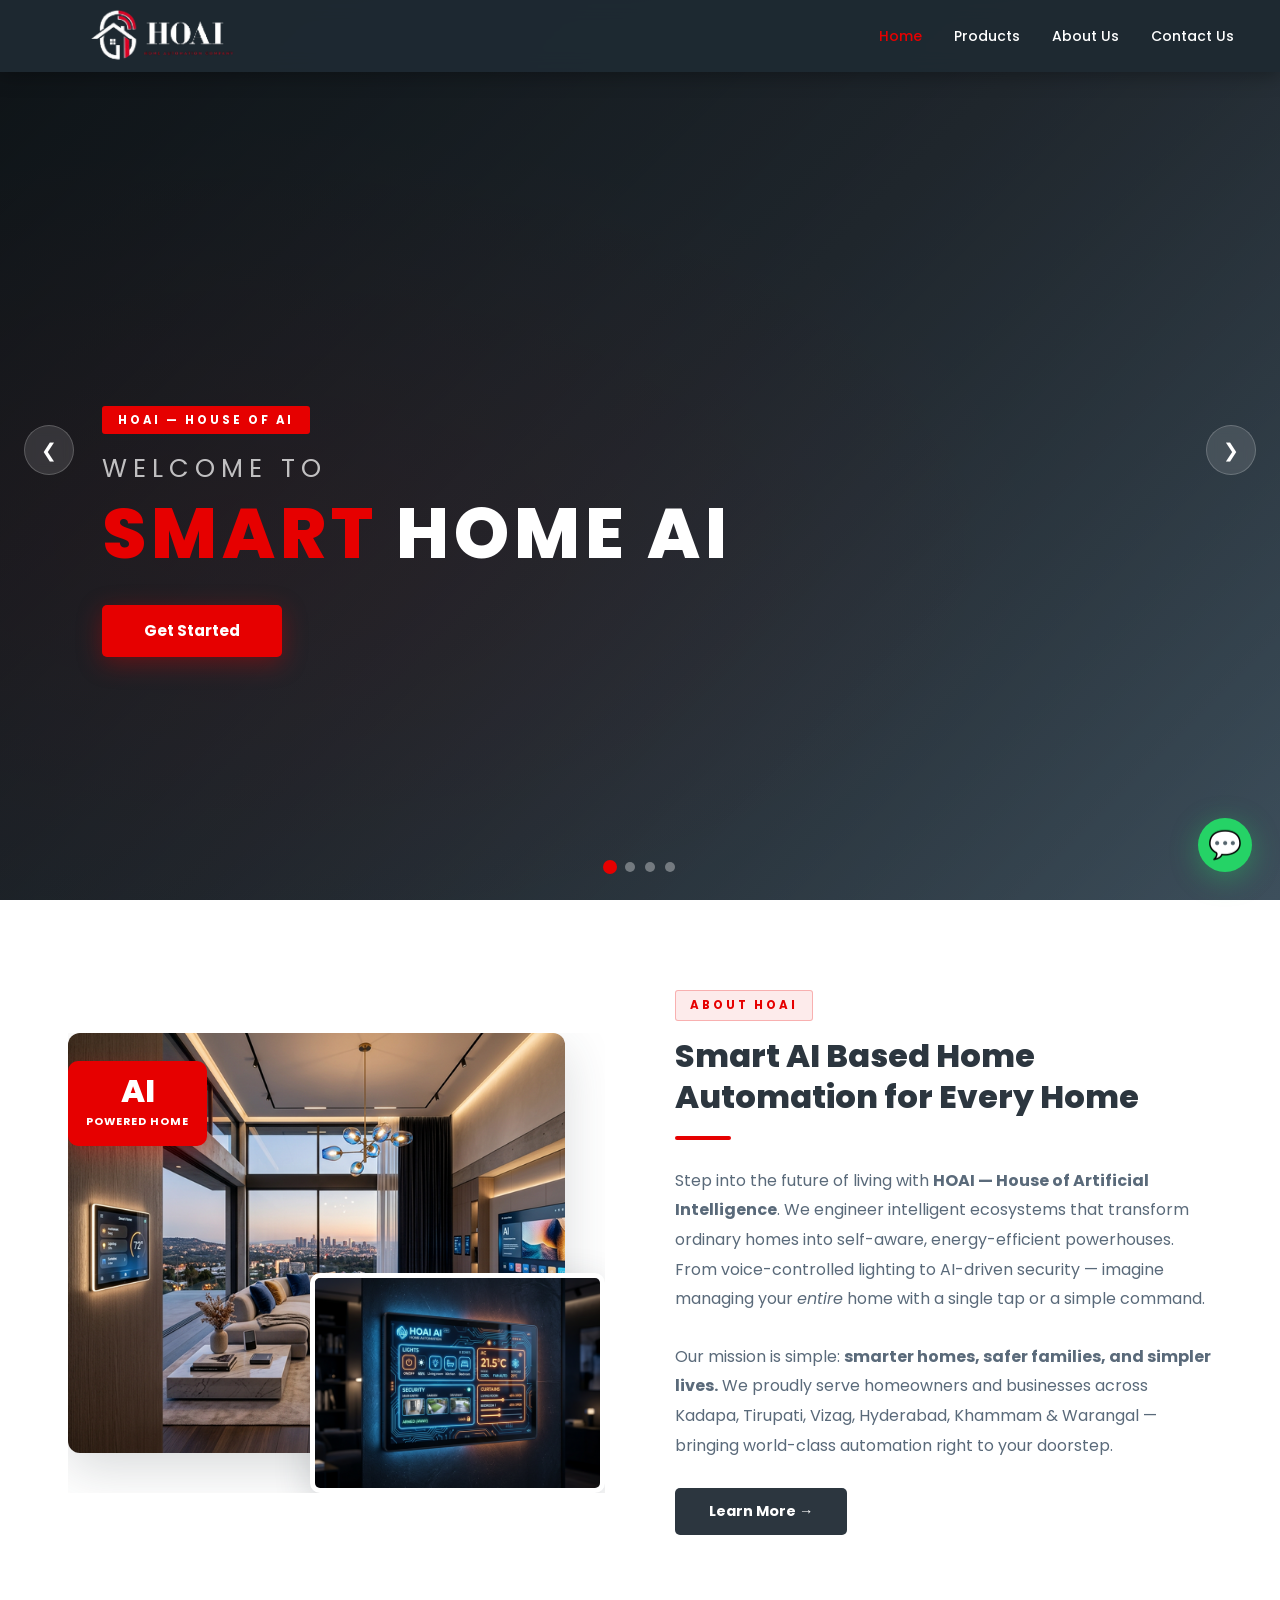
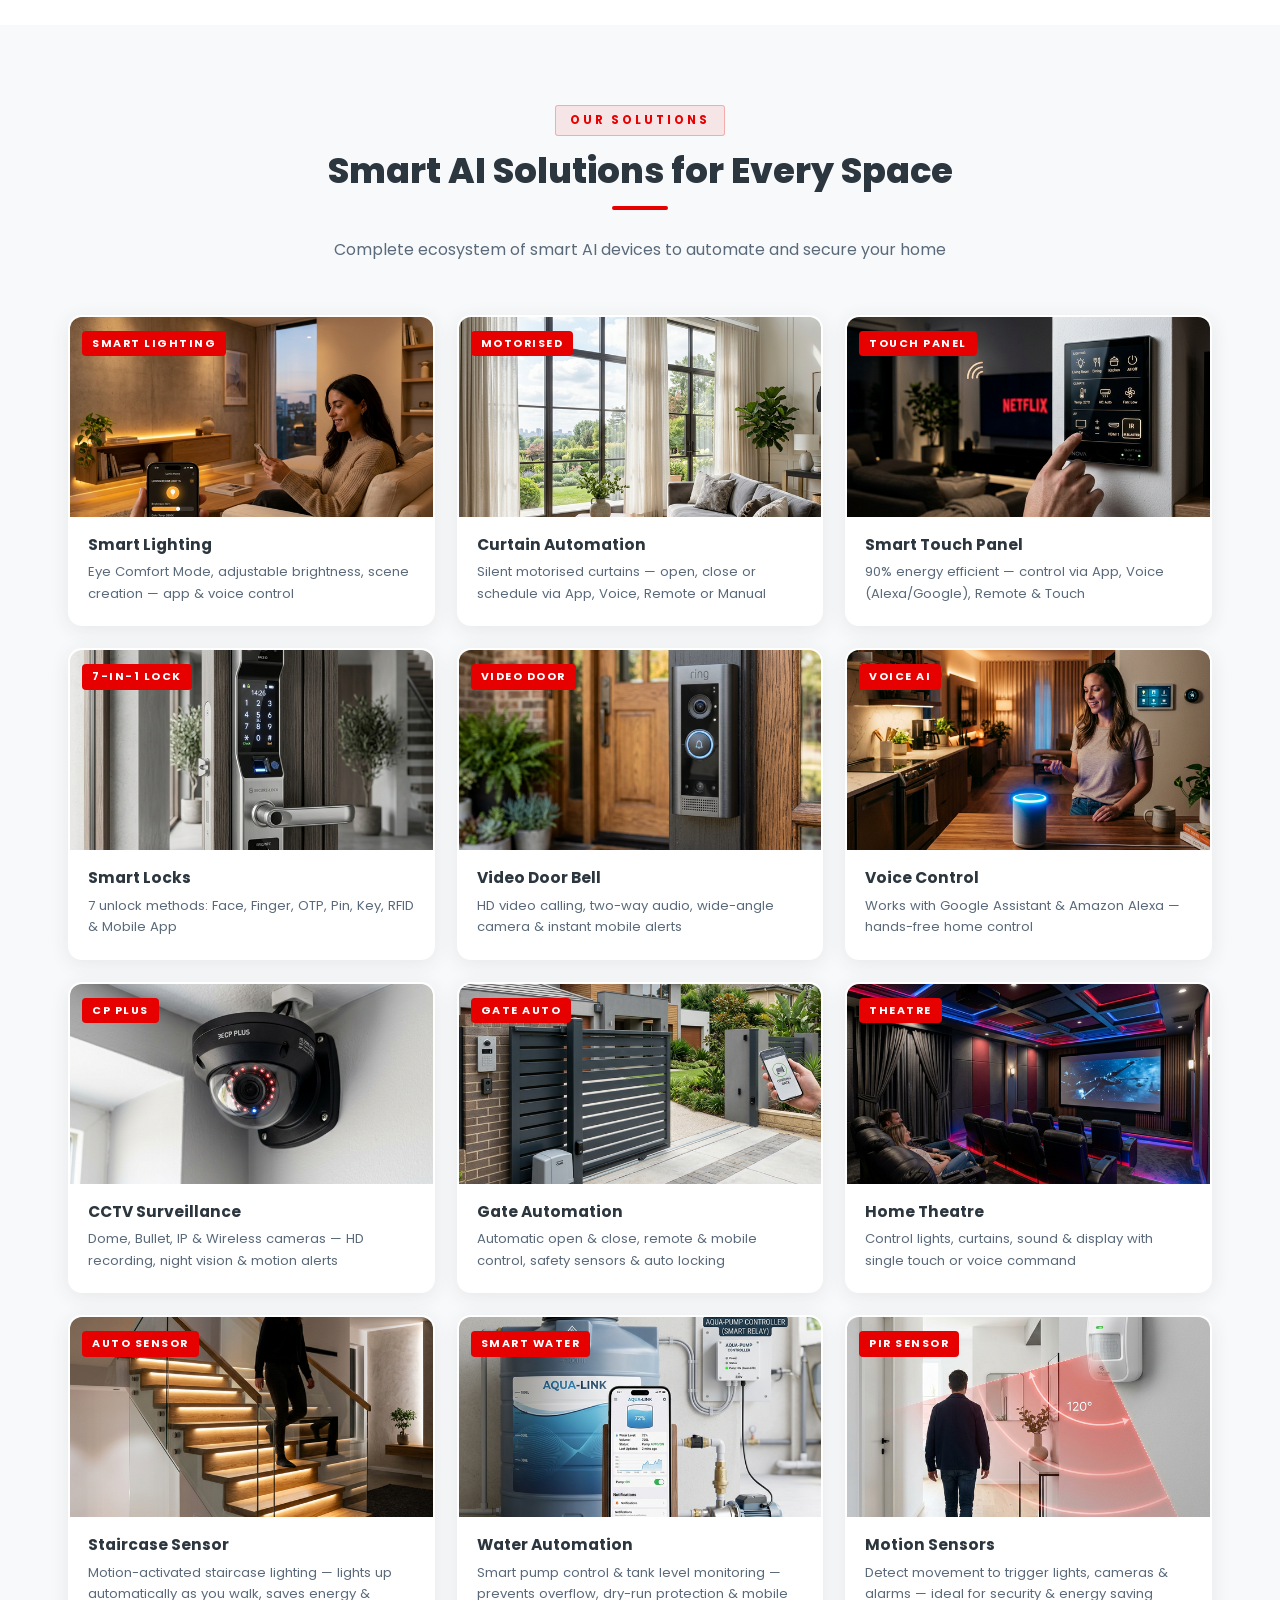
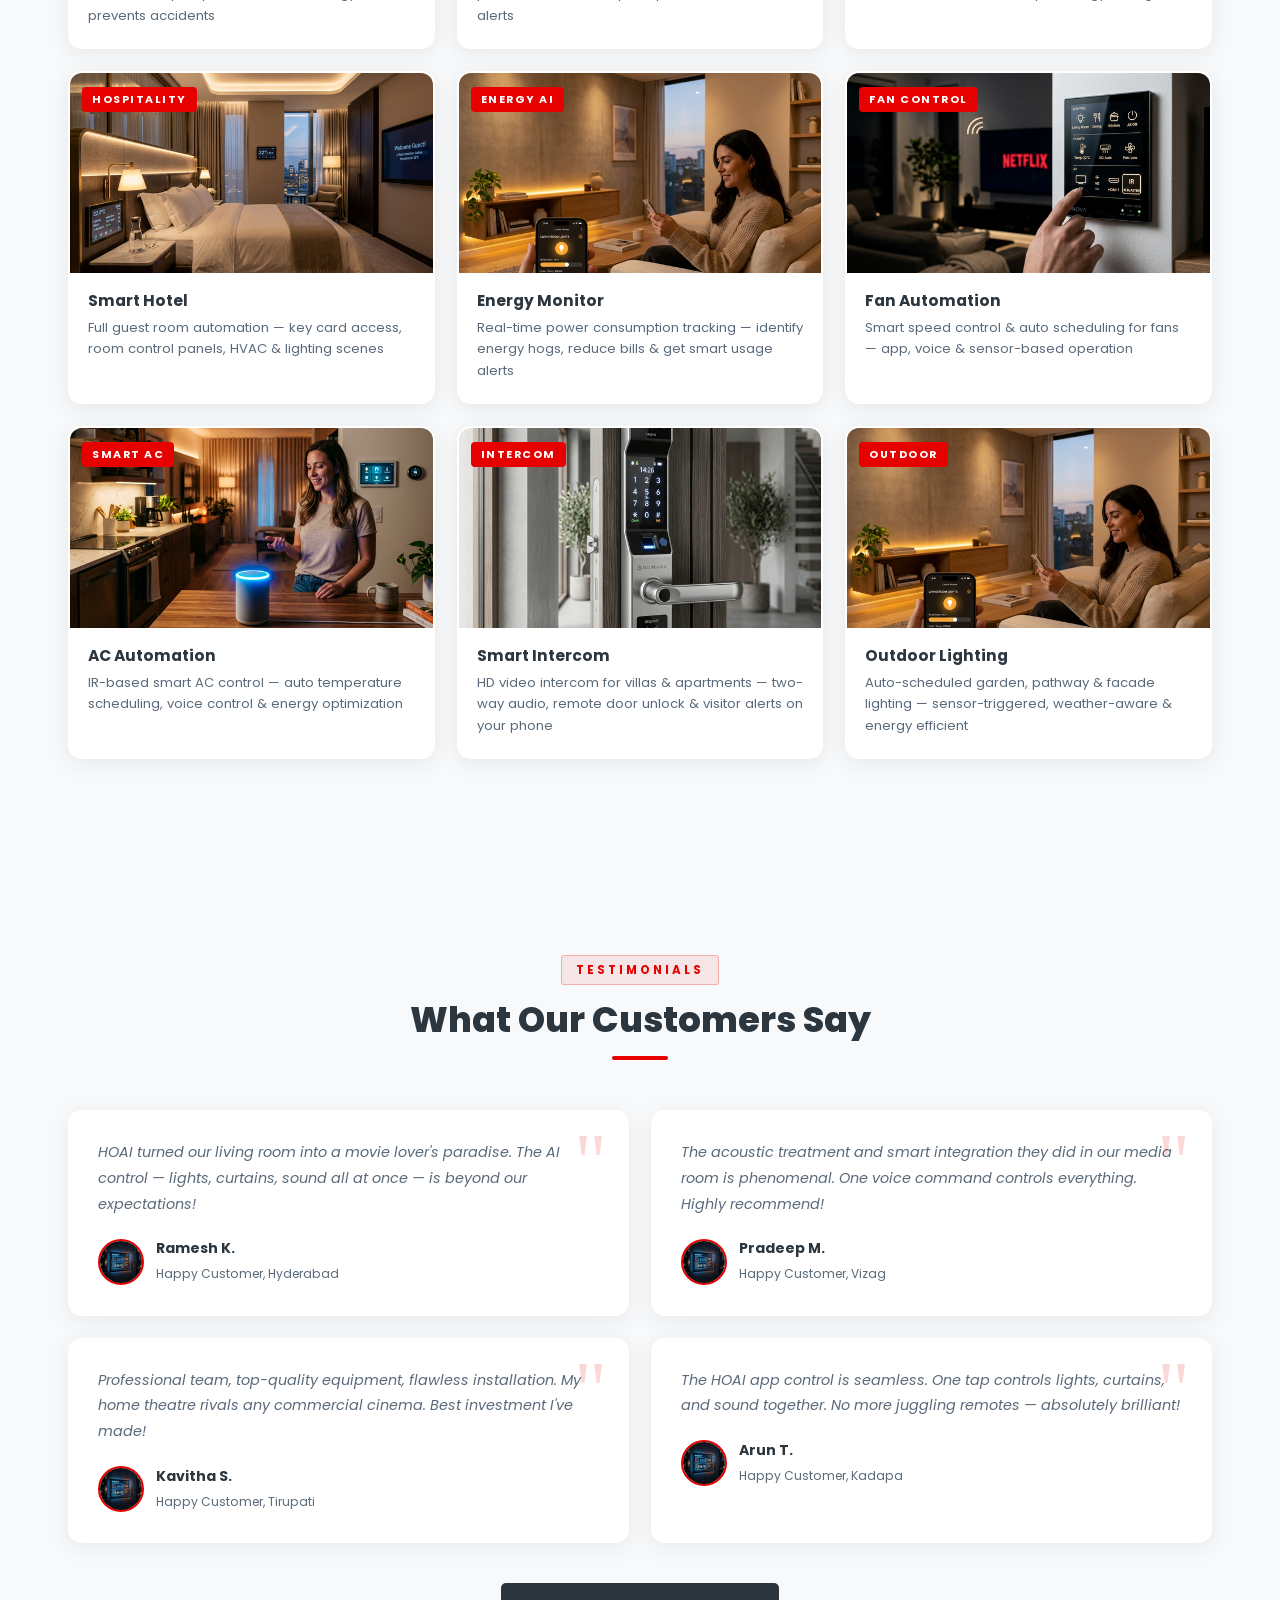
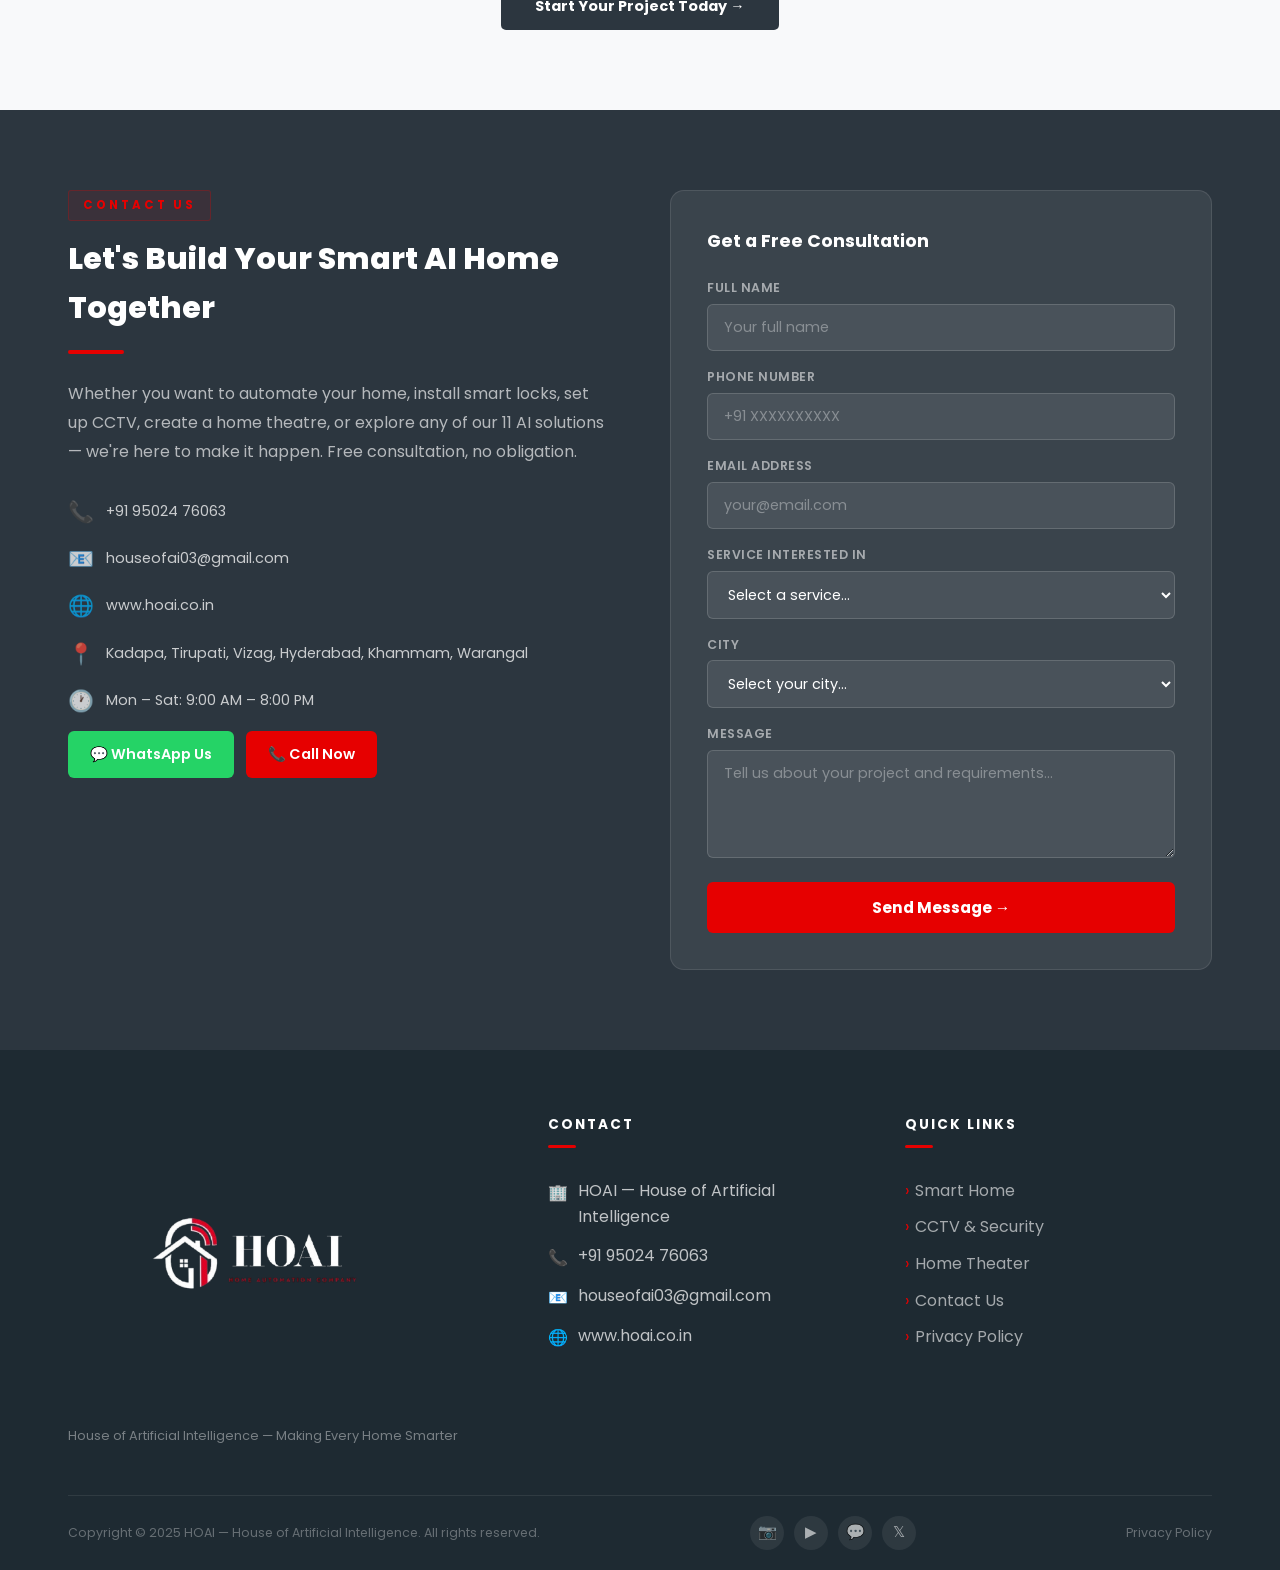
<file: index.html>
<!DOCTYPE html>
<html lang="en">
<head>
  <!-- 1. Essential Meta Tags -->
  <meta charset="UTF-8" />
  <meta name="viewport" content="width=device-width, initial-scale=1.0" />
  <title>HOAI — House of Artificial Intelligence | Smart AI Home Automation</title>
  <meta name="description" content="Discover smart home automation, AI lighting, touch switches, and home theatre solutions by HOAI. Serving Hyderabad, Tirupati, Vizag, and Kadapa." />
  <meta name="keywords" content="HOAI, Smart Home, Home Automation, AI Home Automation, Smart Switches, Smart Touch Panel, Smart Lighting, CCTV, Smart Locks, Video Door Phone, Home Theatre, Curtain Automation, Home Automation India" />
  <meta name="author" content="HOAI" />
  <meta name="theme-color" content="#000000" />
  <meta name="robots" content="index, follow" />
  <link rel="canonical" href="https://hoai.co.in/" />

  <!-- 2. Google Analytics (gtag.js) -->
  <script async src="https://www.googletagmanager.com/gtag/js?id=G-TYCB30PZZ8"></script>
  <script>
    window.dataLayer = window.dataLayer || [];
    function gtag(){dataLayer.push(arguments);}
    gtag('js', new Date());

    gtag('config', 'G-TYCB30PZZ8');
  </script>

  <!-- 3. Favicons & Icons -->
  <link rel="icon" href="https://i.ibb.co/PGtVT37t/7.png" sizes="any" />
  <link rel="icon" type="image/png" sizes="192x192" href="https://i.ibb.co/PGtVT37t/7.png" />
  <link rel="apple-touch-icon" href="https://i.ibb.co/PGtVT37t/7.png" />

  <!-- 4. Open Graph (Facebook, WhatsApp, LinkedIn) -->
  <meta property="og:type" content="website" />
  <meta property="og:title" content="HOAI — House of Artificial Intelligence | Smart AI Home Automation" />
  <meta property="og:description" content="Luxury Smart Home Solutions with Smart Touch Panels, Lighting, CCTV, Home Theatre & Security." />
  <meta property="og:image" content="https://i.ibb.co/PGtVT37t/7.png" />
  <meta property="og:url" content="https://hoai.co.in/" />

  <!-- 5. Twitter Cards -->
  <meta name="twitter:card" content="summary_large_image" />
  <meta name="twitter:title" content="HOAI Home Automation" />
  <meta name="twitter:description" content="Premium Smart Home Automation Company" />
  <meta name="twitter:image" content="https://i.ibb.co/PGtVT37t/7.png" />

  <!-- 6. Fonts & Stylesheets -->
  <link rel="preconnect" href="https://fonts.googleapis.com" />
  <link rel="preconnect" href="https://fonts.gstatic.com" crossorigin />
  <link href="https://fonts.googleapis.com/css2?family=Poppins:wght@300;400;500;600;700;800&display=swap" rel="stylesheet" />
  <link rel="stylesheet" href="css/style.css" />
  <link rel="stylesheet" href="css/components.css" />
  <link rel="stylesheet" href="css/pages.css" />
  <link rel="stylesheet" href="css/responsive.css" />

  <!-- 7. Structured Data / JSON-LD Schema -->
  <script type="application/ld+json">
  {
    "@context": "https://schema.org",
    "@graph": [
      {
        "@type": "Organization",
        "@id": "https://hoai.co.in/#organization",
        "name": "HOAI - House of Artificial Intelligence",
        "url": "https://hoai.co.in/",
        "logo": "https://i.ibb.co/PGtVT37t/7.png",
        "email": "houseofai03@hoai.co.in",
        "telephone": "+91-9502476063",
        "areaServed": ["Hyderabad", "Kadapa", "Tirupati", "Ongole", "Vizag"],
        "sameAs": [
          "https://www.instagram.com/houseofartificialintelligence",
          "https://www.linkedin.com/company/hoai"
        ]
      },
      {
        "@type": "WebPage",
        "@id": "https://hoai.co.in/#webpage",
        "url": "https://hoai.co.in/",
        "name": "HOAI — House of Artificial Intelligence | Smart AI Home Automation",
        "primaryImageOfPage": {
          "@type": "ImageObject",
          "url": "https://i.ibb.co/PGtVT37t/7.png"
        }
      }
    ]
  }
  </script>
</head>
<body>

  <!-- HEADER -->
  <header class="site-header" id="site-header">
    <nav class="navbar">
      <div class="nav-logo">
        <a href="index.html">
          <img src="images/logo-dark.png" alt="HOAI" class="logo-img" />
          <span class="logo-text">HOAI</span>
        </a>
      </div>
      <button class="menu-toggle" id="menuToggle" aria-label="Toggle menu">
        <span></span><span></span><span></span>
      </button>
      <ul class="nav-links" id="navLinks">
        <li><a href="index.html">Home</a></li>
        <li><a href="product.html">Products</a></li>
        <li><a href="about.html">About Us</a></li>
        <li><a href="contact.html">Contact Us</a></li>
      </ul>
    </nav>
  </header>

  <!-- HERO SLIDER -->
  <section class="hero-slider" id="home">
    <div class="slider-wrapper">
      <div class="slide active">
        <div class="slide-overlay"></div>
        <div class="slide-content">
          <span class="tag">HOAI — House of AI</span>
          <h1>Welcome to</h1>
          <h2><span>SMART</span> HOME AI</h2>
          <a href="contact.html" class="btn-hero">Get Started</a>
        </div>
      </div>
      <div class="slide">
        <div class="slide-overlay"></div>
        <div class="slide-content">
          <span class="tag">AI Automation</span>
          <h2>Control Your</h2>
          <h3>AUTO<span>MATION</span></h3>
          <a href="contact.html" class="btn-hero">Explore Now</a>
        </div>
      </div>
      <div class="slide">
        <div class="slide-overlay"></div>
        <div class="slide-content">
          <span class="tag">Smart Living</span>
          <h2>The Future of</h2>
          <h3><span>LIVING</span> SMART</h3>
          <a href="contact.html" class="btn-hero">Learn More</a>
        </div>
      </div>
      <div class="slide">
        <div class="slide-overlay"></div>
        <div class="slide-content">
          <span class="tag">Voice &amp; App Control</span>
          <h2>One App</h2>
          <h3>TOTAL <span>CONTROL</span></h3>
          <a href="contact.html" class="btn-hero">Contact Us</a>
        </div>
      </div>
    </div>
    <button class="slider-btn prev" id="sliderPrev">&#10094;</button>
    <button class="slider-btn next" id="sliderNext">&#10095;</button>
    <div class="slider-dots">
      <span class="dot active" data-index="0"></span>
      <span class="dot" data-index="1"></span>
      <span class="dot" data-index="2"></span>
      <span class="dot" data-index="3"></span>
    </div>
  </section>

  <!-- INTRO -->
  <section class="intro-section">
    <div class="container">
      <div class="intro-grid">
        <div class="intro-images reveal-left">
          <img src="images/intro1.jpg" alt="Smart Home Interior" class="intro-img-main" />
          <img src="images/intro2.jpg" alt="HOAI Automation System" class="intro-img-secondary" />
          <div class="intro-badge">
            <span>AI</span>
            <small>Powered Home</small>
          </div>
        </div>
        <div class="intro-text reveal-right">
          <span class="section-label">About HOAI</span>
          <h2>Smart AI Based Home Automation for Every Home</h2>
          <div class="divider"></div>
          <p>Step into the future of living with <strong>HOAI — House of Artificial Intelligence</strong>. We engineer intelligent ecosystems that transform ordinary homes into self-aware, energy-efficient powerhouses. From voice-controlled lighting to AI-driven security — imagine managing your <em>entire</em> home with a single tap or a simple command.</p>
          <p>Our mission is simple: <strong>smarter homes, safer families, and simpler lives.</strong> We proudly serve homeowners and businesses across Kadapa, Tirupati, Vizag, Hyderabad, Khammam &amp; Warangal — bringing world-class automation right to your doorstep.</p>
          <a href="contact.html" class="btn-primary">Learn More &rarr;</a>
        </div>
      </div>
    </div>
  </section>

  <!-- PRODUCTS -->
  <section class="products-section" id="products">
    <div class="container">
      <div class="prod-section-header reveal">
        <span class="section-label">Our Solutions</span>
        <h2 class="section-title center">Smart AI Solutions for Every Space</h2>
        <div class="divider center"></div>
        <p class="section-subtitle center">Complete ecosystem of smart AI devices to automate and secure your home</p>
      </div>
      <div class="prod-featured-grid">
        <a href="#" class="prod-img-card">
          <div class="prod-img-wrap"><img src="images/lighting-control_1.png" alt="Smart Lighting" /><div class="prod-img-overlay"><span class="prod-tag">Smart Lighting</span></div></div>
          <div class="prod-img-info"><h3>Smart Lighting</h3><p>Eye Comfort Mode, adjustable brightness, scene creation — app &amp; voice control</p></div>
        </a>
        <a href="#" class="prod-img-card">
          <div class="prod-img-wrap"><img src="images/curtain-control_1.png" alt="Curtain Automation" /><div class="prod-img-overlay"><span class="prod-tag">Motorised</span></div></div>
          <div class="prod-img-info"><h3>Curtain Automation</h3><p>Silent motorised curtains — open, close or schedule via App, Voice, Remote or Manual</p></div>
        </a>
        <a href="#" class="prod-img-card">
          <div class="prod-img-wrap"><img src="images/smart-ir-remote_1.png" alt="Smart Touch Panel" /><div class="prod-img-overlay"><span class="prod-tag">Touch Panel</span></div></div>
          <div class="prod-img-info"><h3>Smart Touch Panel</h3><p>90% energy efficient — control via App, Voice (Alexa/Google), Remote &amp; Touch</p></div>
        </a>
        <a href="#" class="prod-img-card">
          <div class="prod-img-wrap"><img src="images/auto-scheduling.png" alt="Smart Locks" /><div class="prod-img-overlay"><span class="prod-tag">7-in-1 Lock</span></div></div>
          <div class="prod-img-info"><h3>Smart Locks</h3><p>7 unlock methods: Face, Finger, OTP, Pin, Key, RFID &amp; Mobile App</p></div>
        </a>
        <a href="#" class="prod-img-card">
          <div class="prod-img-wrap"><img src="images/location-settings.png" alt="Video Door Bell" /><div class="prod-img-overlay"><span class="prod-tag">Video Door</span></div></div>
          <div class="prod-img-info"><h3>Video Door Bell</h3><p>HD video calling, two-way audio, wide-angle camera &amp; instant mobile alerts</p></div>
        </a>
        <a href="#" class="prod-img-card">
          <div class="prod-img-wrap"><img src="images/voice-control.png" alt="Voice Control" /><div class="prod-img-overlay"><span class="prod-tag">Voice AI</span></div></div>
          <div class="prod-img-info"><h3>Voice Control</h3><p>Works with Google Assistant &amp; Amazon Alexa — hands-free home control</p></div>
        </a>
        <a href="cctv-security.html" class="prod-img-card">
          <div class="prod-img-wrap"><img src="images/dome-camera_2.jpg" alt="CCTV Surveillance" /><div class="prod-img-overlay"><span class="prod-tag">CP PLUS</span></div></div>
          <div class="prod-img-info"><h3>CCTV Surveillance</h3><p>Dome, Bullet, IP &amp; Wireless cameras — HD recording, night vision &amp; motion alerts</p></div>
        </a>
        <a href="cctv-security.html" class="prod-img-card">
          <div class="prod-img-wrap"><img src="images/video-doorbell.webp" alt="Gate Automation" /><div class="prod-img-overlay"><span class="prod-tag">Gate Auto</span></div></div>
          <div class="prod-img-info"><h3>Gate Automation</h3><p>Automatic open &amp; close, remote &amp; mobile control, safety sensors &amp; auto locking</p></div>
        </a>
        <a href="home-theater.html" class="prod-img-card">
          <div class="prod-img-wrap"><img src="images/smart-lights_1.jpeg" alt="Home Theatre" /><div class="prod-img-overlay"><span class="prod-tag">Theatre</span></div></div>
          <div class="prod-img-info"><h3>Home Theatre</h3><p>Control lights, curtains, sound &amp; display with single touch or voice command</p></div>
        </a>
        <a href="#" class="prod-img-card">
          <div class="prod-img-wrap"><img src="images/staircase-sensor_1.png" alt="Staircase Sensor" /><div class="prod-img-overlay"><span class="prod-tag">Auto Sensor</span></div></div>
          <div class="prod-img-info"><h3>Staircase Sensor</h3><p>Motion-activated staircase lighting — lights up automatically as you walk, saves energy &amp; prevents accidents</p></div>
        </a>
        <a href="#" class="prod-img-card">
          <div class="prod-img-wrap"><img src="images/water-automation_1.png" alt="Water Automation" /><div class="prod-img-overlay"><span class="prod-tag">Smart Water</span></div></div>
          <div class="prod-img-info"><h3>Water Automation</h3><p>Smart pump control &amp; tank level monitoring — prevents overflow, dry-run protection &amp; mobile alerts</p></div>
        </a>
        <a href="#" class="prod-img-card">
          <div class="prod-img-wrap"><img src="images/motion-sensors_1.png" alt="Motion Sensors" /><div class="prod-img-overlay"><span class="prod-tag">PIR&nbsp;Sensor</span></div></div>
          <div class="prod-img-info"><h3>Motion Sensors</h3><p>Detect movement to trigger lights, cameras &amp; alarms — ideal for security &amp; energy saving</p></div>
        </a>
        <a href="smart-hotels.html" class="prod-img-card">
          <div class="prod-img-wrap"><img src="images/smart-hotel_1.jpg" alt="Smart Hotel" /><div class="prod-img-overlay"><span class="prod-tag">Hospitality</span></div></div>
          <div class="prod-img-info"><h3>Smart Hotel</h3><p>Full guest room automation — key card access, room control panels, HVAC &amp; lighting scenes</p></div>
        </a>
        <a href="#" class="prod-img-card">
          <div class="prod-img-wrap"><img src="images/energy-monitor_1.png" alt="Energy Monitor" /><div class="prod-img-overlay"><span class="prod-tag">Energy AI</span></div></div>
          <div class="prod-img-info"><h3>Energy Monitor</h3><p>Real-time power consumption tracking — identify energy hogs, reduce bills &amp; get smart usage alerts</p></div>
        </a>
        <a href="#" class="prod-img-card">
          <div class="prod-img-wrap"><img src="images/smart-fan_1.png" alt="Fan Automation" /><div class="prod-img-overlay"><span class="prod-tag">Fan Control</span></div></div>
          <div class="prod-img-info"><h3>Fan Automation</h3><p>Smart speed control &amp; auto scheduling for fans — app, voice &amp; sensor-based operation</p></div>
        </a>
        <a href="#" class="prod-img-card">
          <div class="prod-img-wrap"><img src="images/smart-ac_1.png" alt="AC Automation" /><div class="prod-img-overlay"><span class="prod-tag">Smart AC</span></div></div>
          <div class="prod-img-info"><h3>AC Automation</h3><p>IR-based smart AC control — auto temperature scheduling, voice control &amp; energy optimization</p></div>
        </a>
        <a href="#" class="prod-img-card">
          <div class="prod-img-wrap"><img src="images/smart-intercom_1.png" alt="Smart Intercom" /><div class="prod-img-overlay"><span class="prod-tag">Intercom</span></div></div>
          <div class="prod-img-info"><h3>Smart Intercom</h3><p>HD video intercom for villas &amp; apartments — two-way audio, remote door unlock &amp; visitor alerts on your phone</p></div>
        </a>
        <a href="#" class="prod-img-card">
          <div class="prod-img-wrap"><img src="images/outdoor-lighting_1.png" alt="Outdoor Lighting" /><div class="prod-img-overlay"><span class="prod-tag">Outdoor</span></div></div>
          <div class="prod-img-info"><h3>Outdoor Lighting</h3><p>Auto-scheduled garden, pathway &amp; facade lighting — sensor-triggered, weather-aware &amp; energy efficient</p></div>
        </a>
      </div>
    </div>
  </section>

  <!-- TESTIMONIALS -->
  <section class="section-alt">
    <div class="container">
      <div class="section-header-center reveal">
        <span class="section-label">Testimonials</span>
        <h2 class="section-title center">What Our Customers Say</h2>
        <div class="divider center"></div>
      </div>
      <div class="testimonials-grid">
        <div class="testimonial-card reveal">
          <p>HOAI turned our living room into a movie lover's paradise. The AI control — lights, curtains, sound all at once — is beyond our expectations!</p>
          <div class="testi-author">
            <img src="images/avatar_6.jpg" alt="Ramesh K." />
            <div><strong>Ramesh K.</strong><span>Happy Customer, Hyderabad</span></div>
          </div>
        </div>
        <div class="testimonial-card reveal">
          <p>The acoustic treatment and smart integration they did in our media room is phenomenal. One voice command controls everything. Highly recommend!</p>
          <div class="testi-author">
            <img src="images/avatar_6.jpg" alt="Pradeep M." />
            <div><strong>Pradeep M.</strong><span>Happy Customer, Vizag</span></div>
          </div>
        </div>
        <div class="testimonial-card reveal">
          <p>Professional team, top-quality equipment, flawless installation. My home theatre rivals any commercial cinema. Best investment I've made!</p>
          <div class="testi-author">
            <img src="images/avatar_6.jpg" alt="Kavitha S." />
            <div><strong>Kavitha S.</strong><span>Happy Customer, Tirupati</span></div>
          </div>
        </div>
        <div class="testimonial-card reveal">
          <p>The HOAI app control is seamless. One tap controls lights, curtains, and sound together. No more juggling remotes — absolutely brilliant!</p>
          <div class="testi-author">
            <img src="images/avatar_6.jpg" alt="Arun T." />
            <div><strong>Arun T.</strong><span>Happy Customer, Kadapa</span></div>
          </div>
        </div>
      </div>
      <div class="section-cta-center">
        <a href="#contact" class="btn-primary">Start Your Project Today &rarr;</a>
      </div>
    </div>
  </section>

  <!-- CONTACT -->
 
<!-- MAIN CONTACT FORM -->
<section class="section-navy">
  <div class="container">
    <div class="contact-grid">
      <div class="contact-info reveal-left">
        <span class="section-label">Contact Us</span>
        <h2>Let's Build Your Smart AI Home Together</h2>
        <div class="divider"></div>
        <p>Whether you want to automate your home, install smart locks, set up CCTV, create a home theatre, or explore any of our 11 AI solutions — we're here to make it happen. Free consultation, no obligation.</p>
        <div class="contact-detail"><span class="ico">📞</span><a href="tel:+919502476063">+91 95024 76063</a></div>
        <div class="contact-detail"><span class="ico">📧</span><a href="mailto:houseofai03@gmail.com">houseofai03@gmail.com</a></div>
        <div class="contact-detail"><span class="ico">🌐</span><a href="http://www.hoai.co.in" target="_blank">www.hoai.co.in</a></div>
        <div class="contact-detail"><span class="ico">📍</span>Kadapa, Tirupati, Vizag, Hyderabad, Khammam, Warangal</div>
        <div class="contact-detail"><span class="ico">🕐</span>Mon – Sat: 9:00 AM – 8:00 PM</div>
        <div class="contact-cta-btns">
          <a href="https://wa.me/919502476063" target="_blank" class="btn-whatsapp">&#x1F4AC; WhatsApp Us</a>
          <a href="tel:+919502476063" class="btn-call">📞 Call Now</a>
        </div>
      </div>
      <div class="reveal-right">
        <div class="contact-form">
          <h3>Get a Free Consultation</h3>
          <form id="contactForm">
            <div class="form-group"><label>Full Name</label><input type="text" placeholder="Your full name" required /></div>
            <div class="form-group"><label>Phone Number</label><input type="tel" placeholder="+91 XXXXXXXXXX" required /></div>
            <div class="form-group"><label>Email Address</label><input type="email" placeholder="your@email.com" /></div>
            <div class="form-group">
              <label>Service Interested In</label>
              <select>
                <option value="" disabled selected>Select a service...</option>
                <option>Smart Touch Panel</option>
                <option>Smart Lighting</option>
                <option>Smart Locks</option>
                <option>Video Door Bell / Phone</option>
                <option>CCTV Surveillance (CP PLUS)</option>
                <option>Gate Automation</option>
                <option>Curtain Automation</option>
                <option>Staircase Sensor</option>
                <option>Water Tank Automation</option>
                <option>Home Theatre</option>
                <option>Motion Sensors</option>
                <option>Smart Hotel Solutions</option>
              </select>
            </div>
            <div class="form-group">
              <label>City</label>
              <select>
                <option value="" disabled selected>Select your city...</option>
                <option>Kadapa</option>
                <option>Tirupati</option>
                <option>Vizag (Visakhapatnam)</option>
                <option>Hyderabad</option>
                <option>Khammam</option>
                <option>Warangal</option>
                <option>Other</option>
              </select>
            </div>
            <div class="form-group"><label>Message</label><textarea placeholder="Tell us about your project and requirements..."></textarea></div>
            <button type="submit" class="btn-submit">Send Message &rarr;</button>
          </form>
        </div>
      </div>
    </div>
  </div>
</section>


  <!-- FOOTER -->
  <footer class="site-footer">
    <div class="container">
      <div class="footer-grid">
        <div class="footer-brand">
          <img src="images/logo-footer.png" alt="HOAI" class="footer-logo" />
          <span class="footer-logo-text">HOAI</span>
          <p class="footer-tagline">House of Artificial Intelligence — Making Every Home Smarter</p>
        </div>
        <div class="footer-contact">
          <h4>Contact</h4>
          <div class="footer-contact-item"><span class="ico">🏢</span>HOAI — House of Artificial Intelligence</div>
          <div class="footer-contact-item"><span class="ico">📞</span><a href="tel:+919502476063">+91 95024 76063</a></div>
          <div class="footer-contact-item"><span class="ico">📧</span><a href="mailto:houseofai03@gmail.com">houseofai03@gmail.com</a></div>
          <div class="footer-contact-item"><span class="ico">🌐</span><a href="http://www.hoai.co.in" target="_blank">www.hoai.co.in</a></div>
        </div>
        <div class="footer-links">
          <h4>Quick Links</h4>
          <ul>
            <li><a href="smart-hotels.html">Smart Home</a></li>
            <li><a href="cctv-security.html">CCTV &amp; Security</a></li>
            <li><a href="home-theater.html">Home Theater</a></li>
            <li><a href="contact.html">Contact Us</a></li>
            <li><a href="#">Privacy Policy</a></li>
          </ul>
        </div>
      </div>
      <div class="footer-bottom">
        <p>Copyright &copy; 2025 HOAI — House of Artificial Intelligence. All rights reserved.</p>
        <div class="footer-social">
          <a href="#" title="Instagram">&#x1F4F7;</a>
          <a href="#" title="YouTube">&#x25B6;</a>
          <a href="https://wa.me/919502476063" title="WhatsApp">&#x1F4AC;</a>
          <a href="#" title="Twitter">&#x1D54F;</a>
        </div>
        <a href="#">Privacy Policy</a>
      </div>
    </div>
  </footer>

  <a href="https://wa.me/919502476063" class="whatsapp-btn" target="_blank" title="Chat on WhatsApp">&#x1F4AC;</a>
  <button class="scroll-top" title="Back to top">&#8679;</button>

  <script src="js/nav.js"></script>
  <script src="js/slider.js"></script>
  <script src="js/animations.js"></script>
  <script src="js/forms.js"></script>
  <script src="js/script.js"></script>

</body>
</html>
</file>
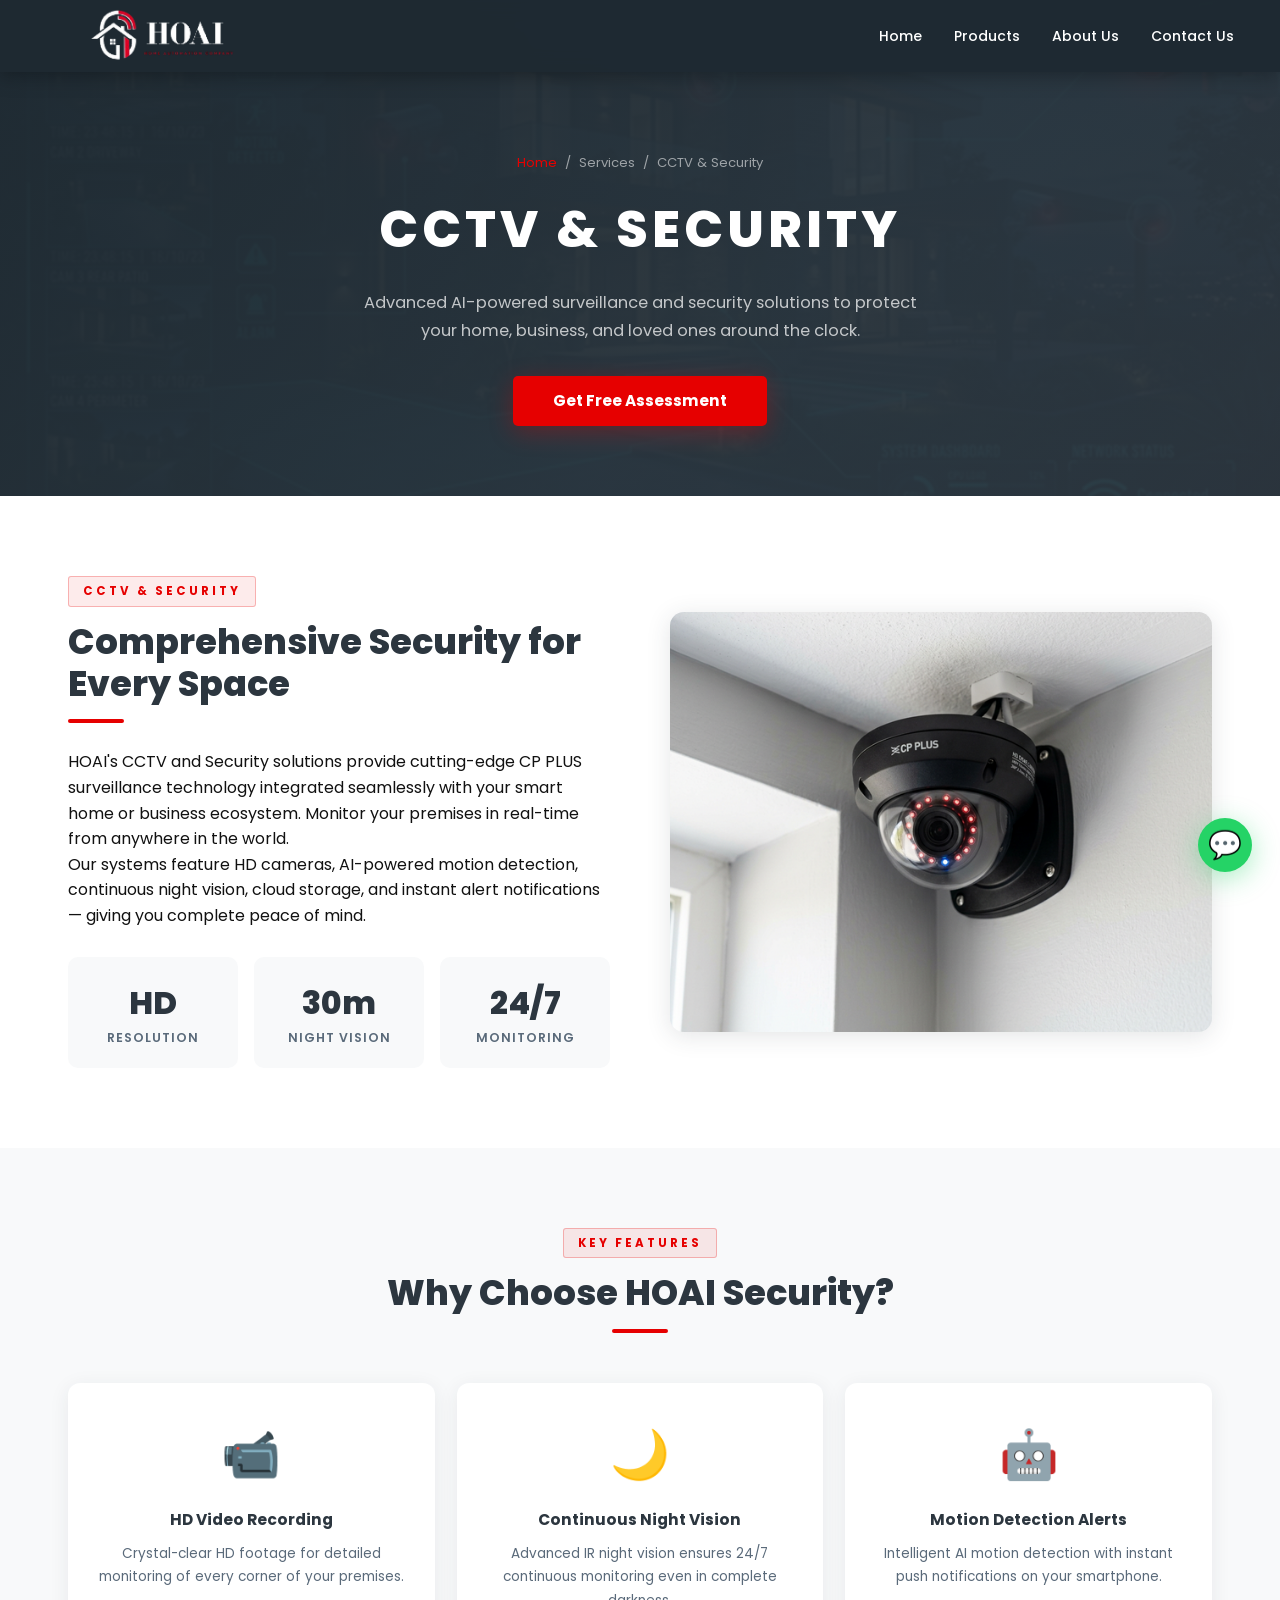
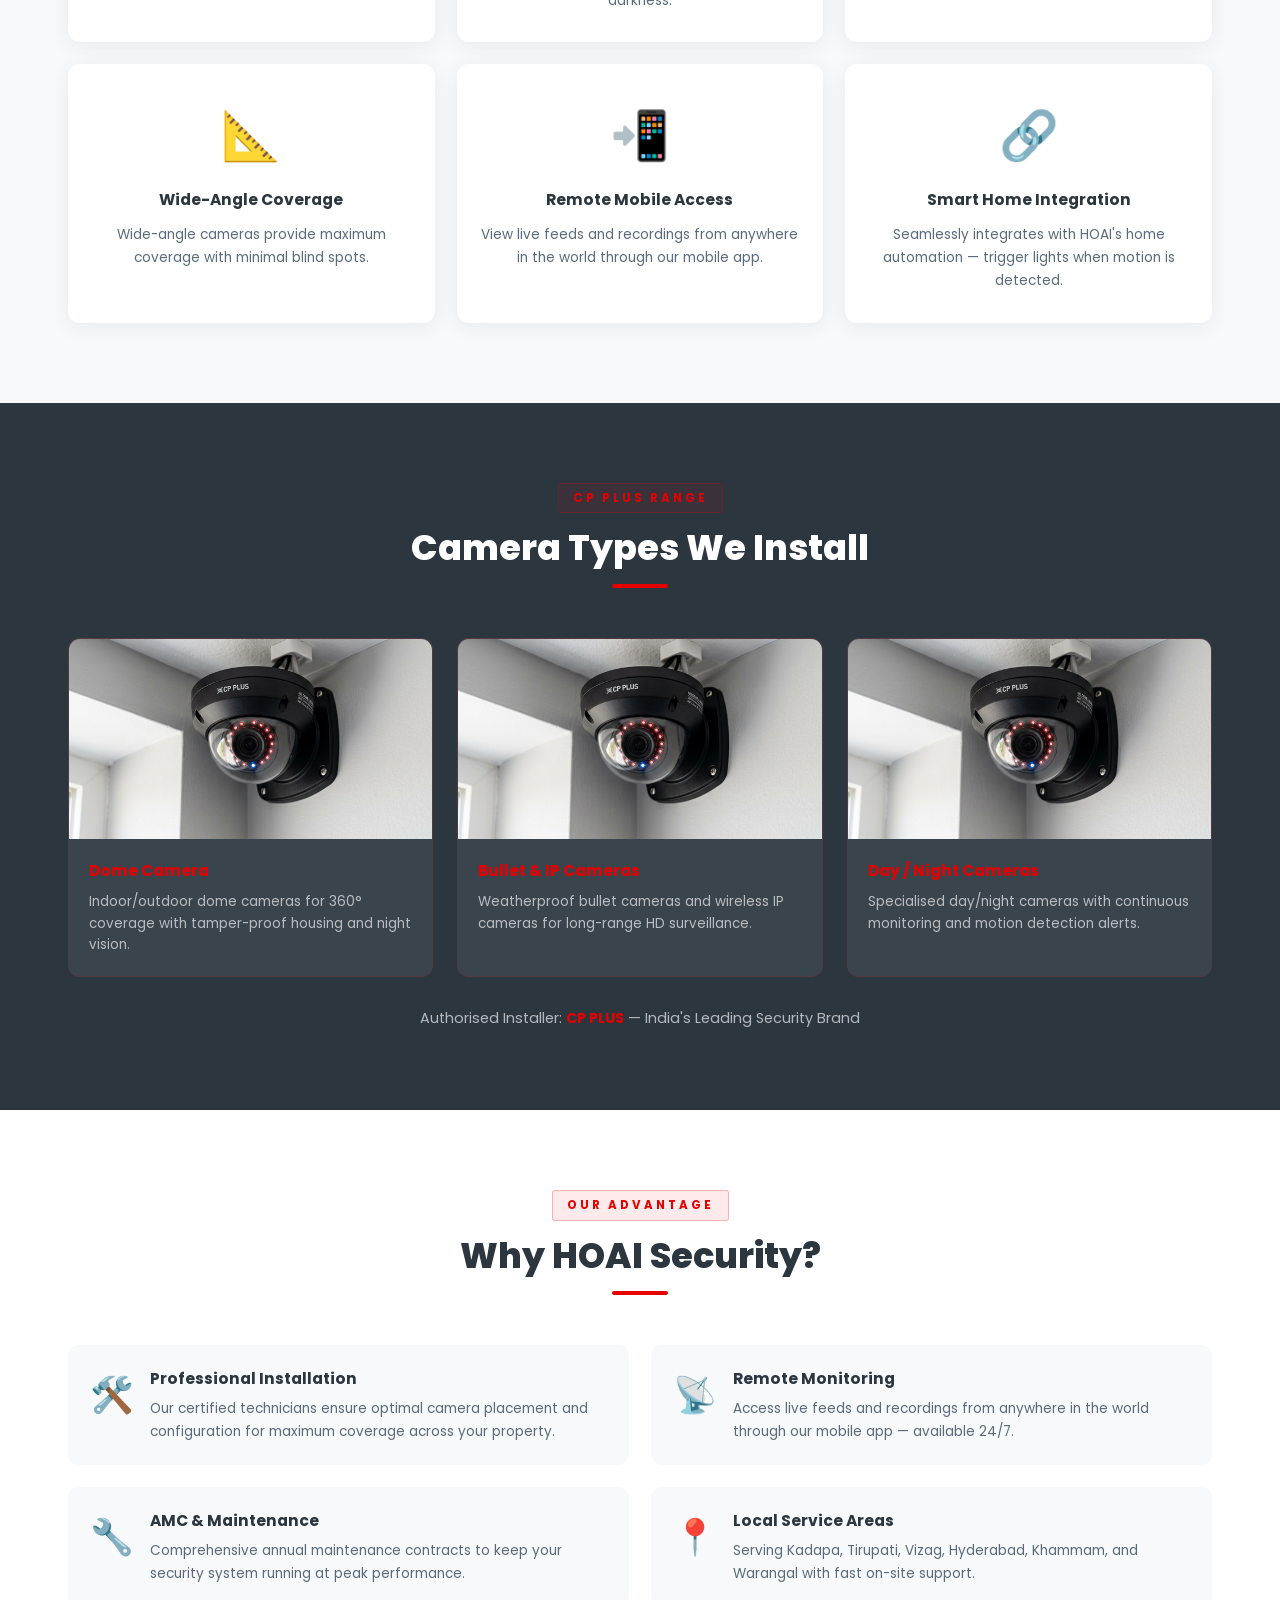
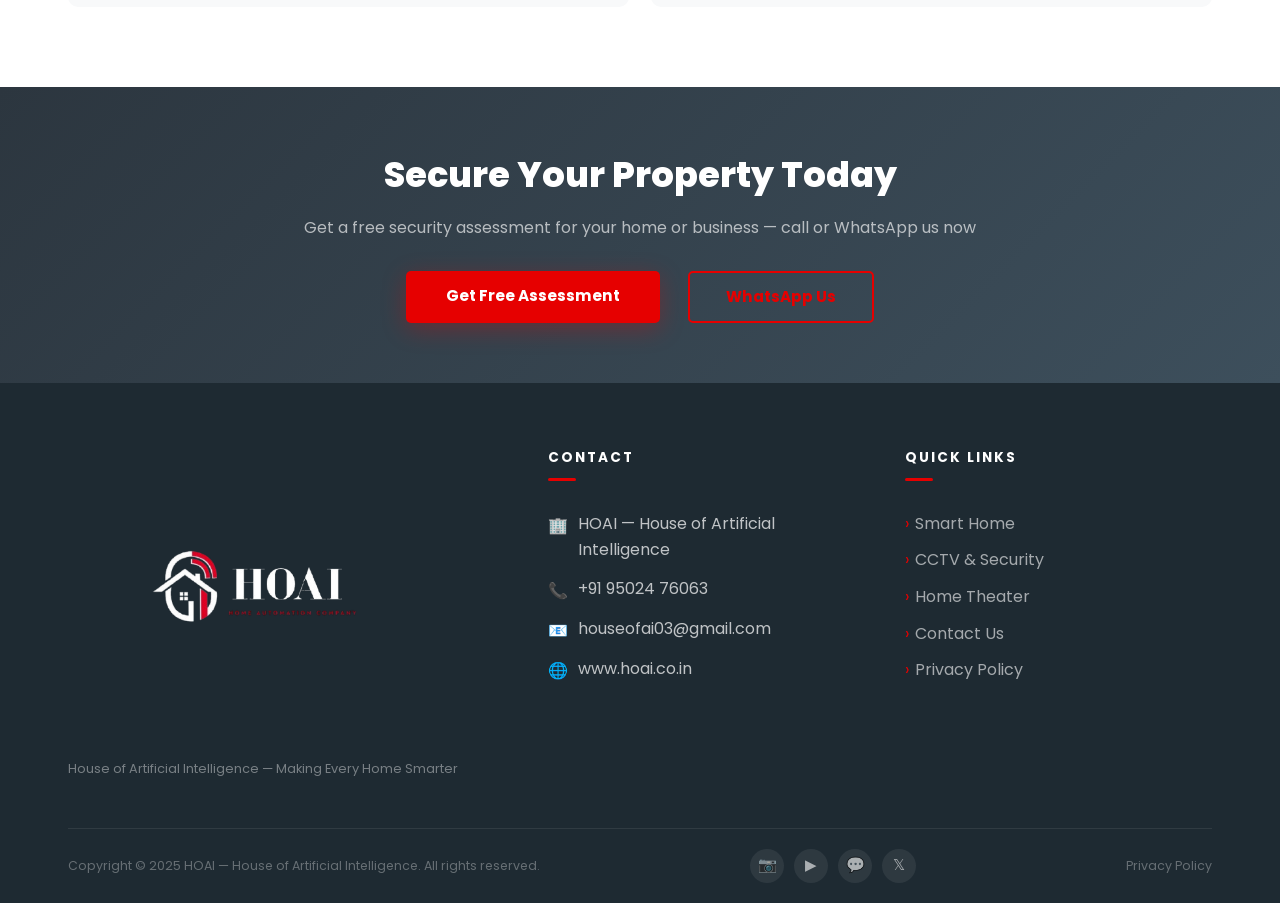
<file: cctv-security.html>
<!DOCTYPE html>
<html lang="en">
<head>
  <meta charset="UTF-8" />
  <meta name="viewport" content="width=device-width, initial-scale=1.0" />
  <title>CCTV &amp; Security — HOAI House of Artificial Intelligence</title>
  <link rel="stylesheet" href="css/style.css" />
  <link rel="stylesheet" href="css/components.css" />
  <link rel="stylesheet" href="css/pages.css" />
  <link rel="stylesheet" href="css/responsive.css" />
  <link rel="preconnect" href="https://fonts.googleapis.com" />
  <link rel="preconnect" href="https://fonts.gstatic.com" crossorigin />
  <link href="https://fonts.googleapis.com/css2?family=Poppins:wght@300;400;500;600;700;800&display=swap" rel="stylesheet" />
</head>
<body>

<!-- HEADER -->
<header class="site-header" id="site-header">
  <nav class="navbar">
    <div class="nav-logo">
      <a href="index.html">
        <img src="images/logo-dark.png" alt="HOAI" class="logo-img" />
        <span class="logo-text">HOAI</span>
      </a>
    </div>
    <button class="menu-toggle" id="menuToggle" aria-label="Toggle menu"><span></span><span></span><span></span></button>
    <ul class="nav-links" id="navLinks">
      <li><a href="index.html">Home</a></li>
      <li><a href="product.html">Products</a></li>
      <li><a href="about.html">About Us</a></li>
      <li><a href="contact.html">Contact Us</a></li>
    </ul>
  </nav>
</header>

<!-- PAGE HERO -->
<section class="page-hero">
  <div class="page-hero-bg" style="background-image:url('images/hero-cctv.jpg');"></div>
  <div class="page-hero-overlay"></div>
  <div class="container">
    <div class="page-hero-content">
      <div class="breadcrumb"><a href="index.html">Home</a><span>/</span><span>Services</span><span>/</span><span>CCTV &amp; Security</span></div>
      <h1>CCTV &amp; SECURITY</h1>
      <p>Advanced AI-powered surveillance and security solutions to protect your home, business, and loved ones around the clock.</p>
      <a href="contact.html" class="btn-yellow">Get Free Assessment</a>
    </div>
  </div>
</section>

<!-- INTRO -->
<section class="section">
  <div class="container">
    <div class="cctv-intro-grid">
      <div class="reveal-left">
        <span class="section-label">CCTV &amp; Security</span>
        <h2 class="section-title">Comprehensive Security for Every Space</h2>
        <div class="divider"></div>
        <p>HOAI's CCTV and Security solutions provide cutting-edge CP PLUS surveillance technology integrated seamlessly with your smart home or business ecosystem. Monitor your premises in real-time from anywhere in the world.</p>
        <p>Our systems feature HD cameras, AI-powered motion detection, continuous night vision, cloud storage, and instant alert notifications — giving you complete peace of mind.</p>
        <div class="cctv-stats-row">
          <div class="cctv-stat-box">
            <div class="cctv-stat-num">HD</div>
            <div class="cctv-stat-lbl">Resolution</div>
          </div>
          <div class="cctv-stat-box">
            <div class="cctv-stat-num">30m</div>
            <div class="cctv-stat-lbl">Night Vision</div>
          </div>
          <div class="cctv-stat-box">
            <div class="cctv-stat-num">24/7</div>
            <div class="cctv-stat-lbl">Monitoring</div>
          </div>
        </div>
      </div>
      <div class="reveal-right">
        <img src="images/dome-camera_1.jpg" alt="CP PLUS Dome CCTV Camera" class="cctv-img" />
      </div>
    </div>
  </div>
</section>

<!-- FEATURES -->
<section class="section-alt">
  <div class="container">
    <div class="section-header-center reveal">
      <span class="section-label">Key Features</span>
      <h2 class="section-title center">Why Choose HOAI Security?</h2>
      <div class="divider center"></div>
    </div>
    <div class="cctv-features-grid">
      <div class="cctv-card reveal"><div class="ico">📹</div><h3>HD Video Recording</h3><p>Crystal-clear HD footage for detailed monitoring of every corner of your premises.</p></div>
      <div class="cctv-card reveal"><div class="ico">🌙</div><h3>Continuous Night Vision</h3><p>Advanced IR night vision ensures 24/7 continuous monitoring even in complete darkness.</p></div>
      <div class="cctv-card reveal"><div class="ico">🤖</div><h3>Motion Detection Alerts</h3><p>Intelligent AI motion detection with instant push notifications on your smartphone.</p></div>
      <div class="cctv-card reveal"><div class="ico">📐</div><h3>Wide-Angle Coverage</h3><p>Wide-angle cameras provide maximum coverage with minimal blind spots.</p></div>
      <div class="cctv-card reveal"><div class="ico">📲</div><h3>Remote Mobile Access</h3><p>View live feeds and recordings from anywhere in the world through our mobile app.</p></div>
      <div class="cctv-card reveal"><div class="ico">🔗</div><h3>Smart Home Integration</h3><p>Seamlessly integrates with HOAI's home automation — trigger lights when motion is detected.</p></div>
    </div>
  </div>
</section>

<!-- CAMERA TYPES -->
<section class="section-navy">
  <div class="container">
    <div class="section-header-center reveal">
      <span class="section-label">CP PLUS Range</span>
      <h2 class="section-title white center">Camera Types We Install</h2>
      <div class="divider center"></div>
    </div>
    <div class="cctv-prod-grid">
      <div class="cctv-prod-card reveal">
        <img src="images/cctv-indoor-dome.png" alt="Dome Camera" />
        <div class="cctv-prod-info"><h4>Dome Camera</h4><p>Indoor/outdoor dome cameras for 360° coverage with tamper-proof housing and night vision.</p></div>
      </div>
      <div class="cctv-prod-card reveal">
        <img src="images/cctv-outdoor-bullet.png" alt="Bullet Camera" />
        <div class="cctv-prod-info"><h4>Bullet &amp; IP Cameras</h4><p>Weatherproof bullet cameras and wireless IP cameras for long-range HD surveillance.</p></div>
      </div>
      <div class="cctv-prod-card reveal">
        <img src="images/cctv-night-vision-full.png" alt="Day Night Camera" />
        <div class="cctv-prod-info"><h4>Day / Night Cameras</h4><p>Specialised day/night cameras with continuous monitoring and motion detection alerts.</p></div>
      </div>
    </div>
    <p class="cctv-brand-note">Authorised Installer: <strong>CP PLUS</strong> — India's Leading Security Brand</p>
  </div>
</section>

<!-- WHY CHOOSE -->
<section class="section">
  <div class="container">
    <div class="section-header-center reveal">
      <span class="section-label">Our Advantage</span>
      <h2 class="section-title center">Why HOAI Security?</h2>
      <div class="divider center"></div>
    </div>
    <div class="why-grid">
      <div class="why-item reveal"><span class="why-icon">🛠️</span><div><h4>Professional Installation</h4><p>Our certified technicians ensure optimal camera placement and configuration for maximum coverage across your property.</p></div></div>
      <div class="why-item reveal"><span class="why-icon">📡</span><div><h4>Remote Monitoring</h4><p>Access live feeds and recordings from anywhere in the world through our mobile app — available 24/7.</p></div></div>
      <div class="why-item reveal"><span class="why-icon">🔧</span><div><h4>AMC &amp; Maintenance</h4><p>Comprehensive annual maintenance contracts to keep your security system running at peak performance.</p></div></div>
      <div class="why-item reveal"><span class="why-icon">📍</span><div><h4>Local Service Areas</h4><p>Serving Kadapa, Tirupati, Vizag, Hyderabad, Khammam, and Warangal with fast on-site support.</p></div></div>
    </div>
  </div>
</section>

<!-- CTA -->
<section class="cta-banner">
  <div class="container">
    <h2>Secure Your Property Today</h2>
    <p>Get a free security assessment for your home or business — call or WhatsApp us now</p>
    <div class="cta-btns">
      <a href="contact.html" class="btn-yellow">Get Free Assessment</a>
      <a href="https://wa.me/919502476063" target="_blank" class="btn-outline">WhatsApp Us</a>
    </div>
  </div>
</section>

<!-- FOOTER -->
<footer class="site-footer">
  <div class="container">
    <div class="footer-grid">
      <div class="footer-brand">
        <img src="images/logo-footer.png" alt="HOAI" class="footer-logo" />
        <span class="footer-logo-text">HOAI</span>
        <p class="footer-tagline">House of Artificial Intelligence — Making Every Home Smarter</p>
      </div>
      <div class="footer-contact">
        <h4>Contact</h4>
        <div class="footer-contact-item"><span class="ico">🏢</span>HOAI — House of Artificial Intelligence</div>
        <div class="footer-contact-item"><span class="ico">📞</span><a href="tel:+919502476063">+91 95024 76063</a></div>
        <div class="footer-contact-item"><span class="ico">📧</span><a href="mailto:houseofai03@gmail.com">houseofai03@gmail.com</a></div>
        <div class="footer-contact-item"><span class="ico">🌐</span><a href="http://www.hoai.co.in" target="_blank">www.hoai.co.in</a></div>
      </div>
      <div class="footer-links">
        <h4>Quick Links</h4>
        <ul>
          <li><a href="smart-hotels.html">Smart Home</a></li>
          <li><a href="cctv-security.html">CCTV &amp; Security</a></li>
          <li><a href="home-theater.html">Home Theater</a></li>
          <li><a href="contact.html">Contact Us</a></li>
          <li><a href="#">Privacy Policy</a></li>
        </ul>
      </div>
    </div>
    <div class="footer-bottom">
      <p>Copyright &copy; 2025 HOAI — House of Artificial Intelligence. All rights reserved.</p>
      <div class="footer-social">
        <a href="#" title="Instagram">&#x1F4F7;</a>
        <a href="#" title="YouTube">&#x25B6;</a>
        <a href="https://wa.me/919502476063" title="WhatsApp">&#x1F4AC;</a>
        <a href="#" title="Twitter">&#x1D54F;</a>
      </div>
      <a href="#">Privacy Policy</a>
    </div>
  </div>
</footer>

<a href="https://wa.me/919502476063" class="whatsapp-btn" target="_blank" title="Chat on WhatsApp">&#x1F4AC;</a>
<button class="scroll-top" title="Back to top">&#8679;</button>

<script src="js/nav.js"></script>
<script src="js/slider.js"></script>
<script src="js/animations.js"></script>
<script src="js/forms.js"></script>
<script src="js/script.js"></script>
 
</body>
</html>
</file>
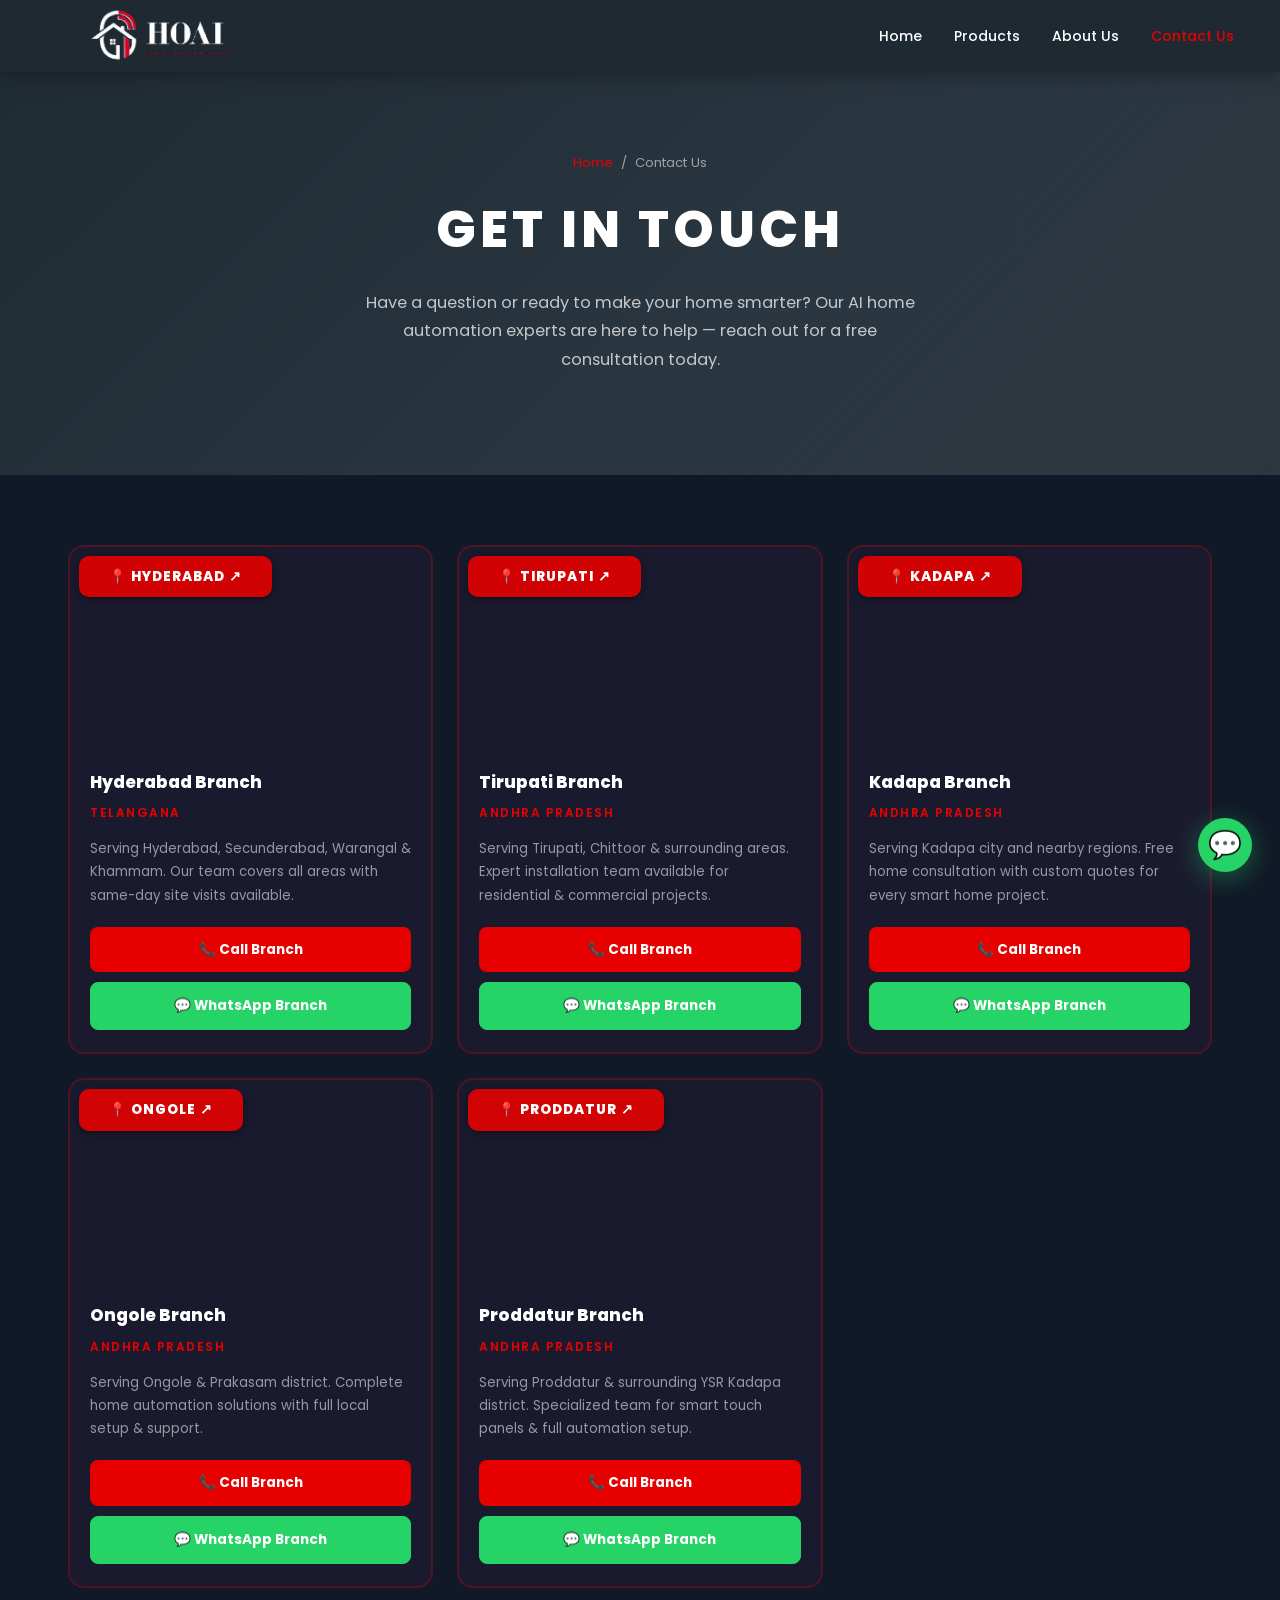
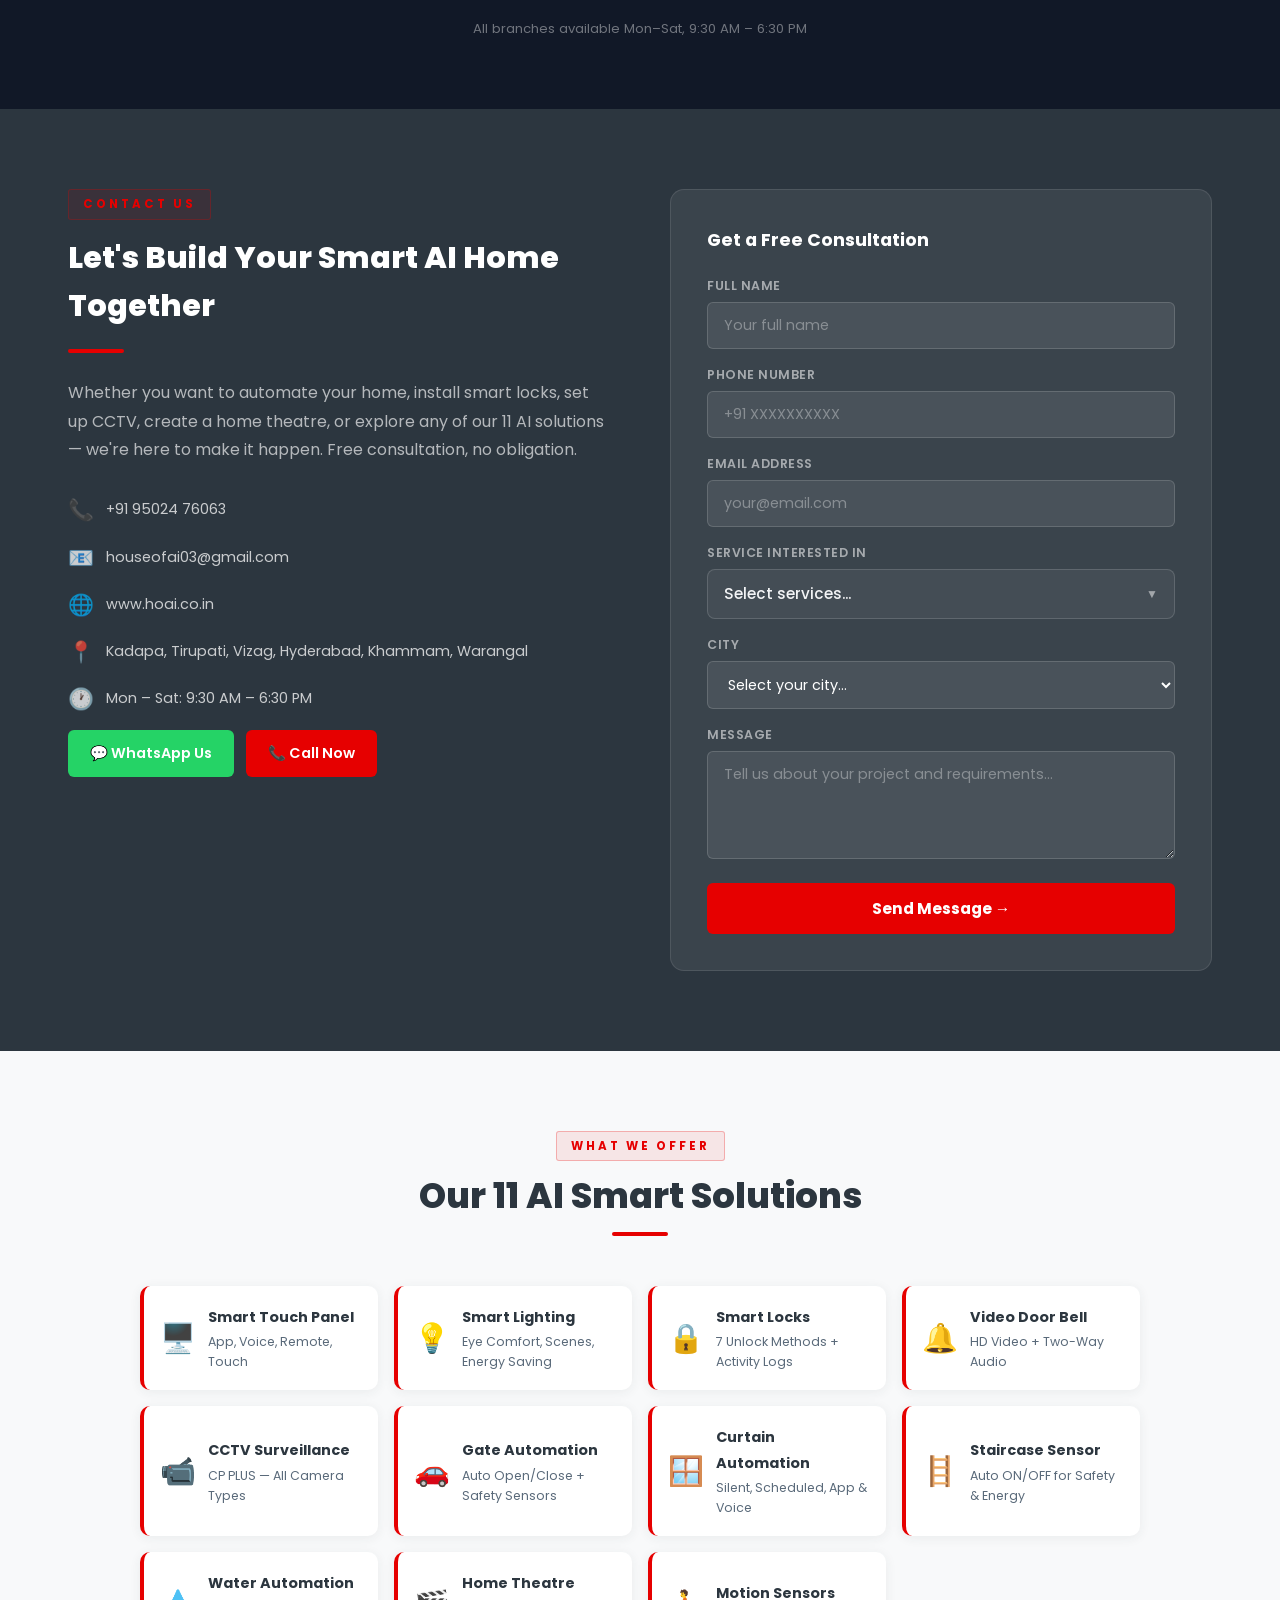
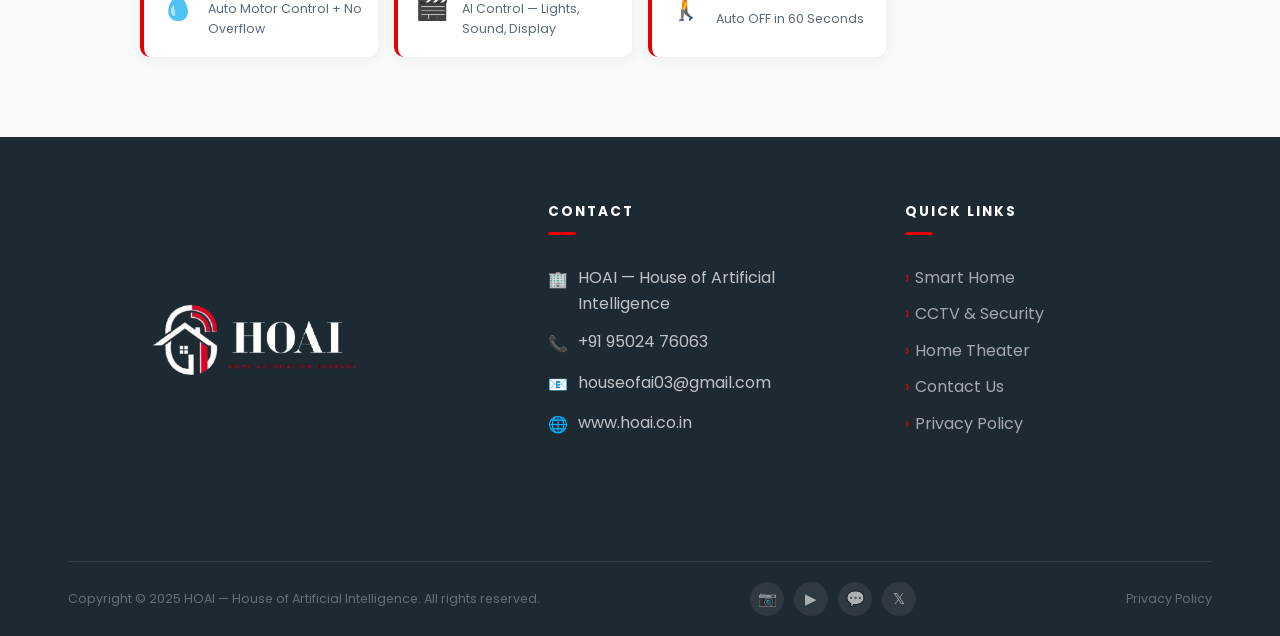
<file: contact.html>
<!DOCTYPE html>
<html lang="en">
<head>
  <meta charset="UTF-8" />
  <meta name="viewport" content="width=device-width, initial-scale=1.0" />
  <title>Contact Us — HOAI House of Artificial Intelligence</title>
  <link rel="stylesheet" href="css/style.css" />
  <link rel="stylesheet" href="css/components.css" />
  <link rel="stylesheet" href="css/pages.css" />
  <link rel="stylesheet" href="css/responsive.css" />
  <link rel="preconnect" href="https://fonts.googleapis.com" />
  <link rel="preconnect" href="https://fonts.gstatic.com" crossorigin />
  <link href="https://fonts.googleapis.com/css2?family=Poppins:wght@300;400;500;600;700;800&display=swap" rel="stylesheet" />
</head>
<body>

<!-- HEADER -->
<header class="site-header" id="site-header">
  <nav class="navbar">
    <div class="nav-logo">
      <a href="index.html">
        <img src="images/logo-dark.png" alt="HOAI" class="logo-img" />
        <span class="logo-text">HOAI</span>
      </a>
    </div>
    <button class="menu-toggle" id="menuToggle" aria-label="Toggle menu"><span></span><span></span><span></span></button>
    <ul class="nav-links" id="navLinks">
      <li><a href="index.html">Home</a></li>
      <li><a href="product.html">Products</a></li>
      <li><a href="about.html">About Us</a></li>
      <li><a href="contact.html">Contact Us</a></li>
    </ul>
  </nav>
</header>

<!-- PAGE HERO -->
<section class="page-hero">
  <div class="page-hero-overlay"></div>
  <div class="container">
    <div class="page-hero-content">
      <div class="breadcrumb"><a href="index.html">Home</a><span>/</span><span>Contact Us</span></div>
      <h1>Get In Touch</h1>
      <p>Have a question or ready to make your home smarter? Our AI home automation experts are here to help — reach out for a free consultation today.</p>
    </div>
  </div>
</section>

<!-- BRANCH MAP SECTION -->
<section class="branch-section">
  <div class="container">
    <div class="branch-grid">

      <!-- 1. HYDERABAD -->
      <div class="branch-card reveal">
        <div class="branch-map">
          <!-- City Area Cover Preview -->
          <iframe src="https://www.google.com/maps/embed?pb=!1m18!1m12!1m3!1d243647.3!2d78.2432!3d17.4126!2m3!1f0!2f0!3f0!3m2!1i1024!2i768!4f13.1!3m3!1m2!1s0x3bcb99daeaebd2c7%3A0xae93b78392bafbc2!2sHyderabad%2C%20Telangana!5e0!3m2!1sen!2sin!4v1" loading="lazy"></iframe>
          
          <!-- Exact Location Redirect Link -->
          <a href="https://maps.app.goo.gl/5UKoYHPXLCvvkxRY6" target="_blank" rel="noopener noreferrer" class="branch-map-link" title="Click to open exact location on Google Maps">
            <div class="branch-map-label">📍 HYDERABAD ↗</div>
          </a>
        </div>
        <div class="branch-body">
          <h3 class="branch-name">Hyderabad Branch</h3>
          <span class="branch-state">Telangana</span>
          <p class="branch-desc">Serving Hyderabad, Secunderabad, Warangal &amp; Khammam. Our team covers all areas with same-day site visits available.</p>
          <a href="tel:+919502476063" class="btn-call-branch">📞 Call Branch</a>
          <a href="https://wa.me/919502476063?text=Hi%2C%20I%20am%20from%20Hyderabad%20and%20interested%20in%20HOAI%20Smart%20Home" target="_blank" class="btn-whatsapp-branch">💬 WhatsApp Branch</a>
        </div>
      </div>

      <!-- 2. TIRUPATI -->
      <div class="branch-card reveal">
        <div class="branch-map">
          <!-- City Area Cover Preview -->
          <iframe src="https://www.google.com/maps/embed?pb=!1m18!1m12!1m3!1d126743.6!2d79.0882!3d13.6288!2m3!1f0!2f0!3f0!3m2!1i1024!2i768!4f13.1!3m3!1m2!1s0x3a4d4b7c06838a45%3A0x1d9821ea8e5a2ae5!2sTirupati%2C%20Andhra%20Pradesh!5e0!3m2!1sen!2sin!4v1" loading="lazy"></iframe>
          
          <!-- Exact Location Redirect Link -->
          <a href="https://maps.google.com/?q=YOUR_EXACT_TIRUPATI_OFFICE_ADDRESS" target="_blank" rel="noopener noreferrer" class="branch-map-link" title="Click to open exact location on Google Maps">
            <div class="branch-map-label">📍 TIRUPATI ↗</div>
          </a>
        </div>
        <div class="branch-body">
          <h3 class="branch-name">Tirupati Branch</h3>
          <span class="branch-state">Andhra Pradesh</span>
          <p class="branch-desc">Serving Tirupati, Chittoor &amp; surrounding areas. Expert installation team available for residential &amp; commercial projects.</p>
          <a href="tel:+919502476063" class="btn-call-branch">📞 Call Branch</a>
          <a href="https://wa.me/919502476063?text=Hi%2C%20I%20am%20from%20Tirupati%20and%20interested%20in%20HOAI%20Smart%20Home" target="_blank" class="btn-whatsapp-branch">💬 WhatsApp Branch</a>
        </div>
      </div>

      <!-- 3. KADAPA -->
      <div class="branch-card reveal">
        <div class="branch-map">
          <!-- City Area Cover Preview -->
          <iframe src="https://www.google.com/maps/embed?pb=!1m18!1m12!1m3!1d126743.6!2d78.8242!3d14.4674!2m3!1f0!2f0!3f0!3m2!1i1024!2i768!4f13.1!3m3!1m2!1s0x3bb14f5a5b5a5b5a%3A0x1234567890abcdef!2sKadapa%2C%20Andhra%20Pradesh!5e0!3m2!1sen!2sin!4v1" loading="lazy"></iframe>
          
          <!-- Exact Location Redirect Link -->
          <a href="https://maps.app.goo.gl/BsHvBdRwJtjeKRNP9?g_st=aw" target="_blank" rel="noopener noreferrer" class="branch-map-link" title="Click to open exact location on Google Maps">
            <div class="branch-map-label">📍 KADAPA ↗</div>
          </a>
        </div>
        <div class="branch-body">
          <h3 class="branch-name">Kadapa Branch</h3>
          <span class="branch-state">Andhra Pradesh</span>
          <p class="branch-desc">Serving Kadapa city and nearby regions. Free home consultation with custom quotes for every smart home project.</p>
          <a href="tel:+919502476063" class="btn-call-branch">📞 Call Branch</a>
          <a href="https://wa.me/919502476063?text=Hi%2C%20I%20am%20from%20Kadapa%20and%20interested%20in%20HOAI%20Smart%20Home" target="_blank" class="btn-whatsapp-branch">💬 WhatsApp Branch</a>
        </div>
      </div>

      <!-- 4. ONGOLE -->
      <div class="branch-card reveal">
        <div class="branch-map">
          <!-- City Area Cover Preview -->
          <iframe src="https://www.google.com/maps/embed?pb=!1m18!1m12!1m3!1d124370.8!2d80.0012!3d15.5057!2m3!1f0!2f0!3f0!3m2!1i1024!2i768!4f13.1!3m3!1m2!1s0x3a4b010f3c5b8ad9%3A0x6b3f7f828731111!2sOngole%2C%20Andhra%20Pradesh!5e0!3m2!1sen!2sin!4v1" loading="lazy"></iframe>
          
          <!-- Exact Location Redirect Link -->
          <a href="https://maps.app.goo.gl/2zJcTznJrHn8Af1j7?g_st=aw" target="_blank" rel="noopener noreferrer" class="branch-map-link" title="Click to open exact location on Google Maps">
            <div class="branch-map-label">📍 ONGOLE ↗</div>
          </a>
        </div>
        <div class="branch-body">
          <h3 class="branch-name">Ongole Branch</h3>
          <span class="branch-state">Andhra Pradesh</span>
          <p class="branch-desc">Serving Ongole &amp; Prakasam district. Complete home automation solutions with full local setup &amp; support.</p>
          <a href="tel:+919502476063" class="btn-call-branch">📞 Call Branch</a>
          <a href="https://wa.me/919502476063?text=Hi%2C%20I%20am%20from%20Ongole%20and%20interested%20in%20HOAI%20Smart%20Home" target="_blank" class="btn-whatsapp-branch">💬 WhatsApp Branch</a>
        </div>
      </div>

      <!-- 5. PRODDATUR -->
      <div class="branch-card reveal">
        <div class="branch-map">
          <!-- City Area Cover Preview -->
          <iframe src="https://www.google.com/maps/embed?pb=!1m18!1m12!1m3!1d126680.5!2d78.5132!3d14.7526!2m3!1f0!2f0!3f0!3m2!1i1024!2i768!4f13.1!3m3!1m2!1s0x3bb3f2f641a99999%3A0x1234567890!2sProddatur%2C%20Andhra%20Pradesh!5e0!3m2!1sen!2sin!4v1" loading="lazy"></iframe>
          
          <!-- Exact Location Redirect Link -->
          <a href="https://maps.google.com/?q=YOUR_EXACT_PRODDATUR_OFFICE_ADDRESS" target="_blank" rel="noopener noreferrer" class="branch-map-link" title="Click to open exact location on Google Maps">
            <div class="branch-map-label">📍 PRODDATUR ↗</div>
          </a>
        </div>
        <div class="branch-body">
          <h3 class="branch-name">Proddatur Branch</h3>
          <span class="branch-state">Andhra Pradesh</span>
          <p class="branch-desc">Serving Proddatur &amp; surrounding YSR Kadapa district. Specialized team for smart touch panels &amp; full automation setup.</p>
          <a href="tel:+919502476063" class="btn-call-branch">📞 Call Branch</a>
          <a href="https://wa.me/919502476063?text=Hi%2C%20I%20am%20from%20Proddatur%20and%20interested%20in%20HOAI%20Smart%20Home" target="_blank" class="btn-whatsapp-branch">💬 WhatsApp Branch</a>
        </div>
      </div>

    </div>
    <p class="branch-note">All branches available Mon–Sat, 9:30 AM – 6:30 PM</p>
  </div>
</section>

<!-- MAIN CONTACT FORM -->
<section class="section-navy">
  <div class="container">
    <div class="contact-grid">
      <div class="contact-info reveal-left">
        <span class="section-label">Contact Us</span>
        <h2>Let's Build Your Smart AI Home Together</h2>
        <div class="divider"></div>
        <p>Whether you want to automate your home, install smart locks, set up CCTV, create a home theatre, or explore any of our 11 AI solutions — we're here to make it happen. Free consultation, no obligation.</p>
        <div class="contact-detail"><span class="ico">📞</span><a href="tel:+919502476063">+91 95024 76063</a></div>
        <div class="contact-detail"><span class="ico">📧</span><a href="mailto:houseofai03@gmail.com">houseofai03@gmail.com</a></div>
        <div class="contact-detail"><span class="ico">🌐</span><a href="http://www.hoai.co.in" target="_blank">www.hoai.co.in</a></div>
        <div class="contact-detail"><span class="ico">📍</span>Kadapa, Tirupati, Vizag, Hyderabad, Khammam, Warangal</div>
        <div class="contact-detail"><span class="ico">🕐</span>Mon – Sat: 9:30 AM – 6:30 PM</div>
        <div class="contact-cta-btns">
          <a href="https://wa.me/919502476063" target="_blank" class="btn-whatsapp">&#x1F4AC; WhatsApp Us</a>
          <a href="tel:+919502476063" class="btn-call">📞 Call Now</a>
        </div>
      </div>
      <div class="reveal-right">
        <div class="contact-form">
          <h3>Get a Free Consultation</h3>
          <form id="contactForm">
            <div class="form-group"><label>Full Name</label><input type="text" placeholder="Your full name" required /></div>
            <div class="form-group"><label>Phone Number</label><input type="tel" placeholder="+91 XXXXXXXXXX" required /></div>
            <div class="form-group"><label>Email Address</label><input type="email" placeholder="your@email.com" /></div>
            <div class="form-group">
              <label for="services" required>Service Interested In</label>
              <div class="custom-multiselect">
                <div class="select-box">
                  <span id="selected-text">Select services...</span>
                  <span class="arrow">&#9660;</span>
                </div>

                <div id="checkboxes" class="checkboxes-container">
                  <!-- Full Automation / Select All Option -->
                  <label class="checkbox-option select-all-option">
                    <input type="checkbox" class="select-all-checkbox" value="All/Full Automation">
                    <span><strong>All/Full Automation</strong></span>
                  </label>

                  <div class="dropdown-divider"></div>

                  <!-- Individual Services -->
                  <label class="checkbox-option">
                    <input type="checkbox" name="service" value="Smart Touch Panel">
                    <span>Smart Touch Panel</span>
                  </label>

                  <label class="checkbox-option">
                    <input type="checkbox" name="service" value="Smart Lighting">
                    <span>Smart Lighting</span>
                  </label>

                  <label class="checkbox-option">
                    <input type="checkbox" name="service" value="Smart Locks">
                    <span>Smart Locks</span>
                  </label>

                  <label class="checkbox-option">
                    <input type="checkbox" name="service" value="Video Door Bell / Phone">
                    <span>Video Door Bell / Phone</span>
                  </label>

                  <label class="checkbox-option">
                    <input type="checkbox" name="service" value="CCTV Surveillance (CP PLUS)">
                    <span>CCTV Surveillance (CP PLUS)</span>
                  </label>

                  <label class="checkbox-option">
                    <input type="checkbox" name="service" value="Gate Automation">
                    <span>Gate Automation</span>
                  </label>

                  <label class="checkbox-option">
                    <input type="checkbox" name="service" value="Curtain Automation">
                    <span>Curtain Automation</span>
                  </label>

                  <label class="checkbox-option">
                    <input type="checkbox" name="service" value="Staircase Sensor">
                    <span>Staircase Sensor</span>
                  </label>

                  <label class="checkbox-option">
                    <input type="checkbox" name="service" value="Water Tank Automation">
                    <span>Water Tank Automation</span>
                  </label>

                  <label class="checkbox-option">
                    <input type="checkbox" name="service" value="Home Theatre">
                    <span>Home Theatre</span>
                  </label>

                  <label class="checkbox-option">
                    <input type="checkbox" name="service" value="Motion Sensors">
                    <span>Motion Sensors</span>
                  </label>
                </div>
              </div>
            </div>            <div class="form-group">
              <label>City</label>
              <select name="city" id="city" class="form-control" required>
                <option value="" disabled selected>Select your city...</option>
                <option>Hyderabad</option>
                <option>Kadapa</option>
                <option>Tirupati</option>
                <option>Vizag (Visakhapatnam)</option>
                <option>Khammam</option>
                <option>Warangal</option>
                <option>Other</option>
              </select>
            </div>
            <div class="form-group"><label>Message</label><textarea placeholder="Tell us about your project and requirements..."></textarea></div>
            <button type="submit" class="btn-submit">Send Message &rarr;</button>
          </form>
        </div>
      </div>
    </div>
  </div>
</section>

<!-- SOLUTIONS QUICK LIST -->
<section class="section-alt">
  <div class="container">
    <div class="section-header-center reveal">
      <span class="section-label">What We Offer</span>
      <h2 class="section-title center">Our 11 AI Smart Solutions</h2>
      <div class="divider center"></div>
    </div>
    <div class="solutions-quick-grid">
      <div class="solution-quick-item"><span>🖥️</span><div><strong>Smart Touch Panel</strong><p>App, Voice, Remote, Touch</p></div></div>
      <div class="solution-quick-item"><span>💡</span><div><strong>Smart Lighting</strong><p>Eye Comfort, Scenes, Energy Saving</p></div></div>
      <div class="solution-quick-item"><span>🔒</span><div><strong>Smart Locks</strong><p>7 Unlock Methods + Activity Logs</p></div></div>
      <div class="solution-quick-item"><span>🔔</span><div><strong>Video Door Bell</strong><p>HD Video + Two-Way Audio</p></div></div>
      <div class="solution-quick-item"><span>📹</span><div><strong>CCTV Surveillance</strong><p>CP PLUS — All Camera Types</p></div></div>
      <div class="solution-quick-item"><span>🚗</span><div><strong>Gate Automation</strong><p>Auto Open/Close + Safety Sensors</p></div></div>
      <div class="solution-quick-item"><span>🪟</span><div><strong>Curtain Automation</strong><p>Silent, Scheduled, App &amp; Voice</p></div></div>
      <div class="solution-quick-item"><span>🪜</span><div><strong>Staircase Sensor</strong><p>Auto ON/OFF for Safety &amp; Energy</p></div></div>
      <div class="solution-quick-item"><span>💧</span><div><strong>Water Automation</strong><p>Auto Motor Control + No Overflow</p></div></div>
      <div class="solution-quick-item"><span>🎬</span><div><strong>Home Theatre</strong><p>AI Control — Lights, Sound, Display</p></div></div>
      <div class="solution-quick-item"><span>🚶</span><div><strong>Motion Sensors</strong><p>Auto OFF in 60 Seconds</p></div></div>
    </div>
  </div>
</section>

<!-- FOOTER -->
<footer class="site-footer">
  <div class="container">
    <div class="footer-grid">
      <div class="footer-brand">
        <img src="images/logo-footer.png" alt="HOAI" class="footer-logo" />
      </div>
      <div class="footer-contact">
        <h4>Contact</h4>
        <div class="footer-contact-item"><span class="ico">🏢</span>HOAI — House of Artificial Intelligence</div>
        <div class="footer-contact-item"><span class="ico">📞</span><a href="tel:+919502476063">+91 95024 76063</a></div>
        <div class="footer-contact-item"><span class="ico">📧</span><a href="mailto:houseofai03@gmail.com">houseofai03@gmail.com</a></div>
        <div class="footer-contact-item"><span class="ico">🌐</span><a href="http://www.hoai.co.in" target="_blank">www.hoai.co.in</a></div>
      </div>
      <div class="footer-links">
        <h4>Quick Links</h4>
        <ul>
          <li><a href="smart-hotels.html">Smart Home</a></li>
          <li><a href="cctv-security.html">CCTV &amp; Security</a></li>
          <li><a href="home-theater.html">Home Theater</a></li>
          <li><a href="contact.html">Contact Us</a></li>
          <li><a href="#">Privacy Policy</a></li>
        </ul>
      </div>
    </div>
    <div class="footer-bottom">
      <p>Copyright &copy; 2025 HOAI — House of Artificial Intelligence. All rights reserved.</p>
      <div class="footer-social">
        <a href="#" title="Instagram">&#x1F4F7;</a>
        <a href="#" title="YouTube">&#x25B6;</a>
        <a href="https://wa.me/919502476063" title="WhatsApp">&#x1F4AC;</a>
        <a href="#" title="Twitter">&#x1D54F;</a>
      </div>
      <a href="#">Privacy Policy</a>
    </div>
  </div>
</footer>

<a href="https://wa.me/919502476063" class="whatsapp-btn" target="_blank" title="Chat on WhatsApp">&#x1F4AC;</a>
<button class="scroll-top" title="Back to top">&#8679;</button>

<script src="js/nav.js"></script>
<script src="js/slider.js"></script>
<script src="js/animations.js"></script>
<script src="js/forms.js"></script>
<script src="js/script.js"></script>
 
</body>
</html>
</file>
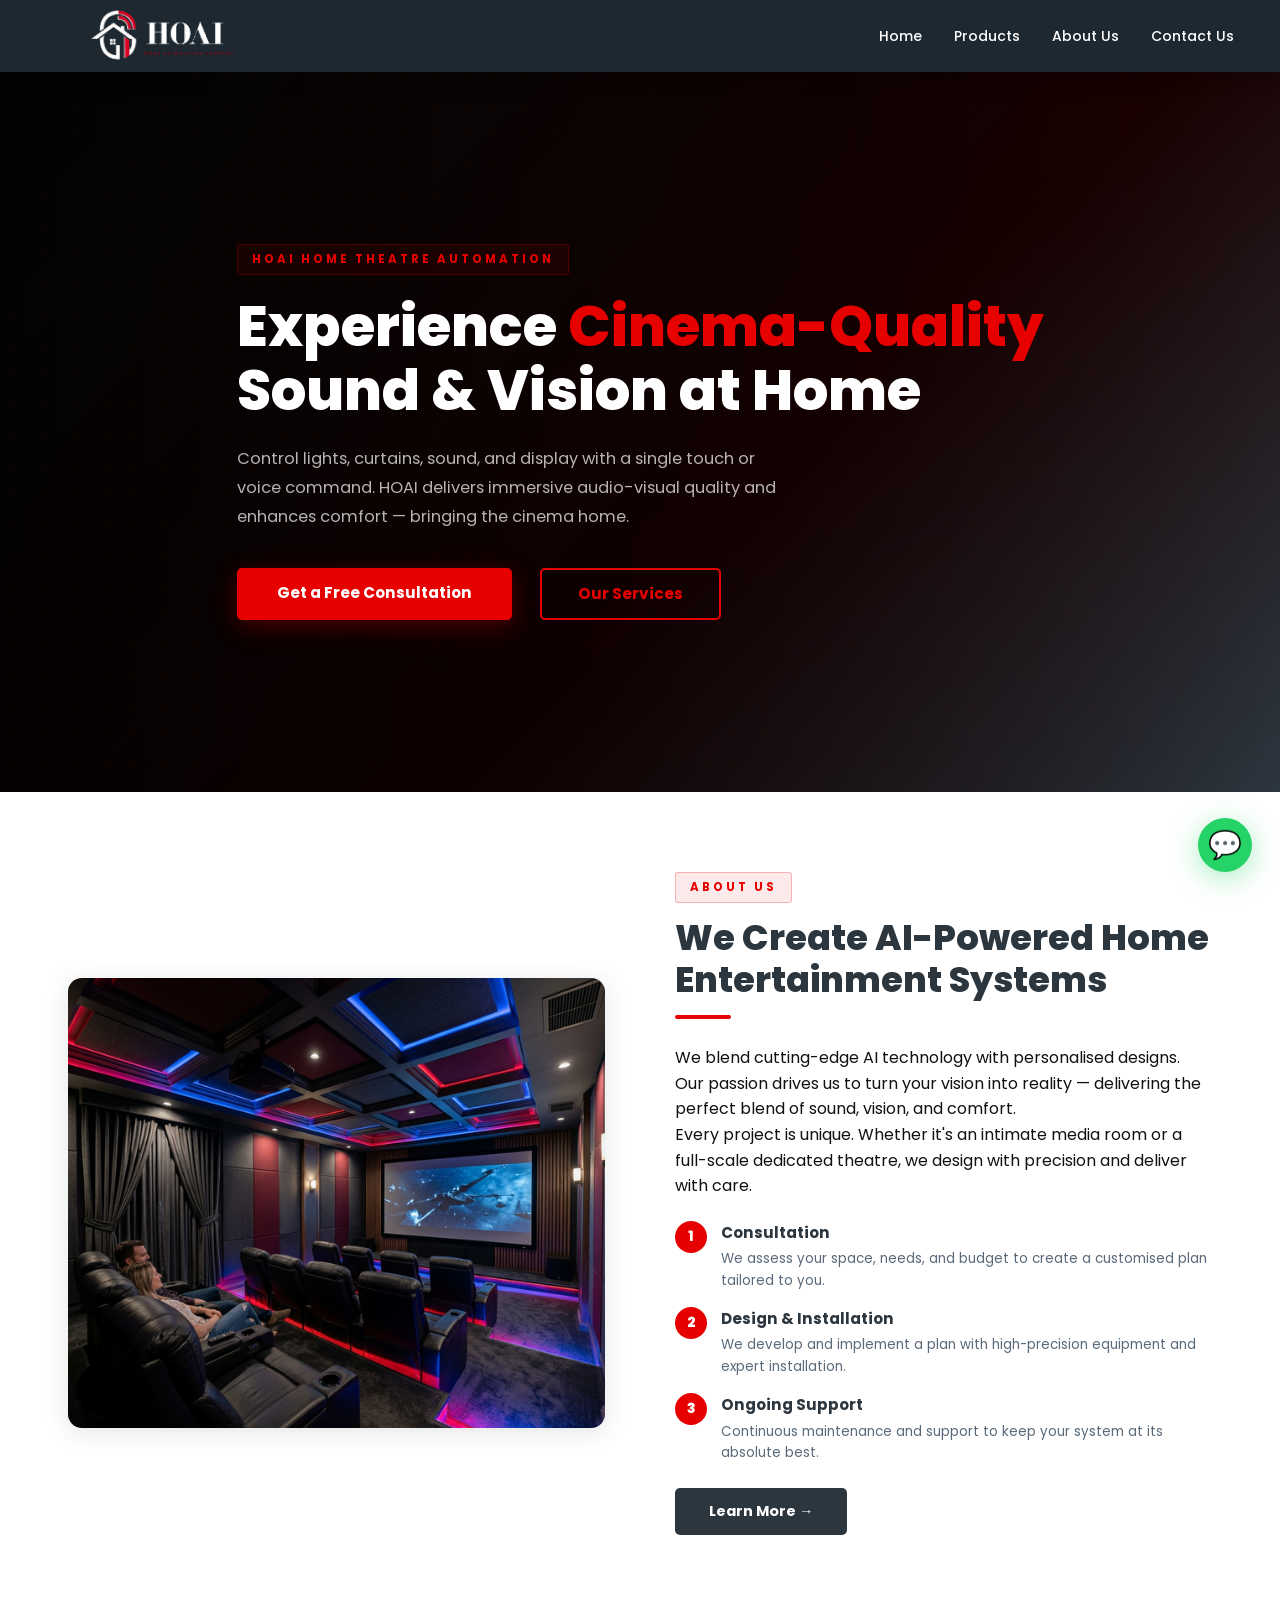
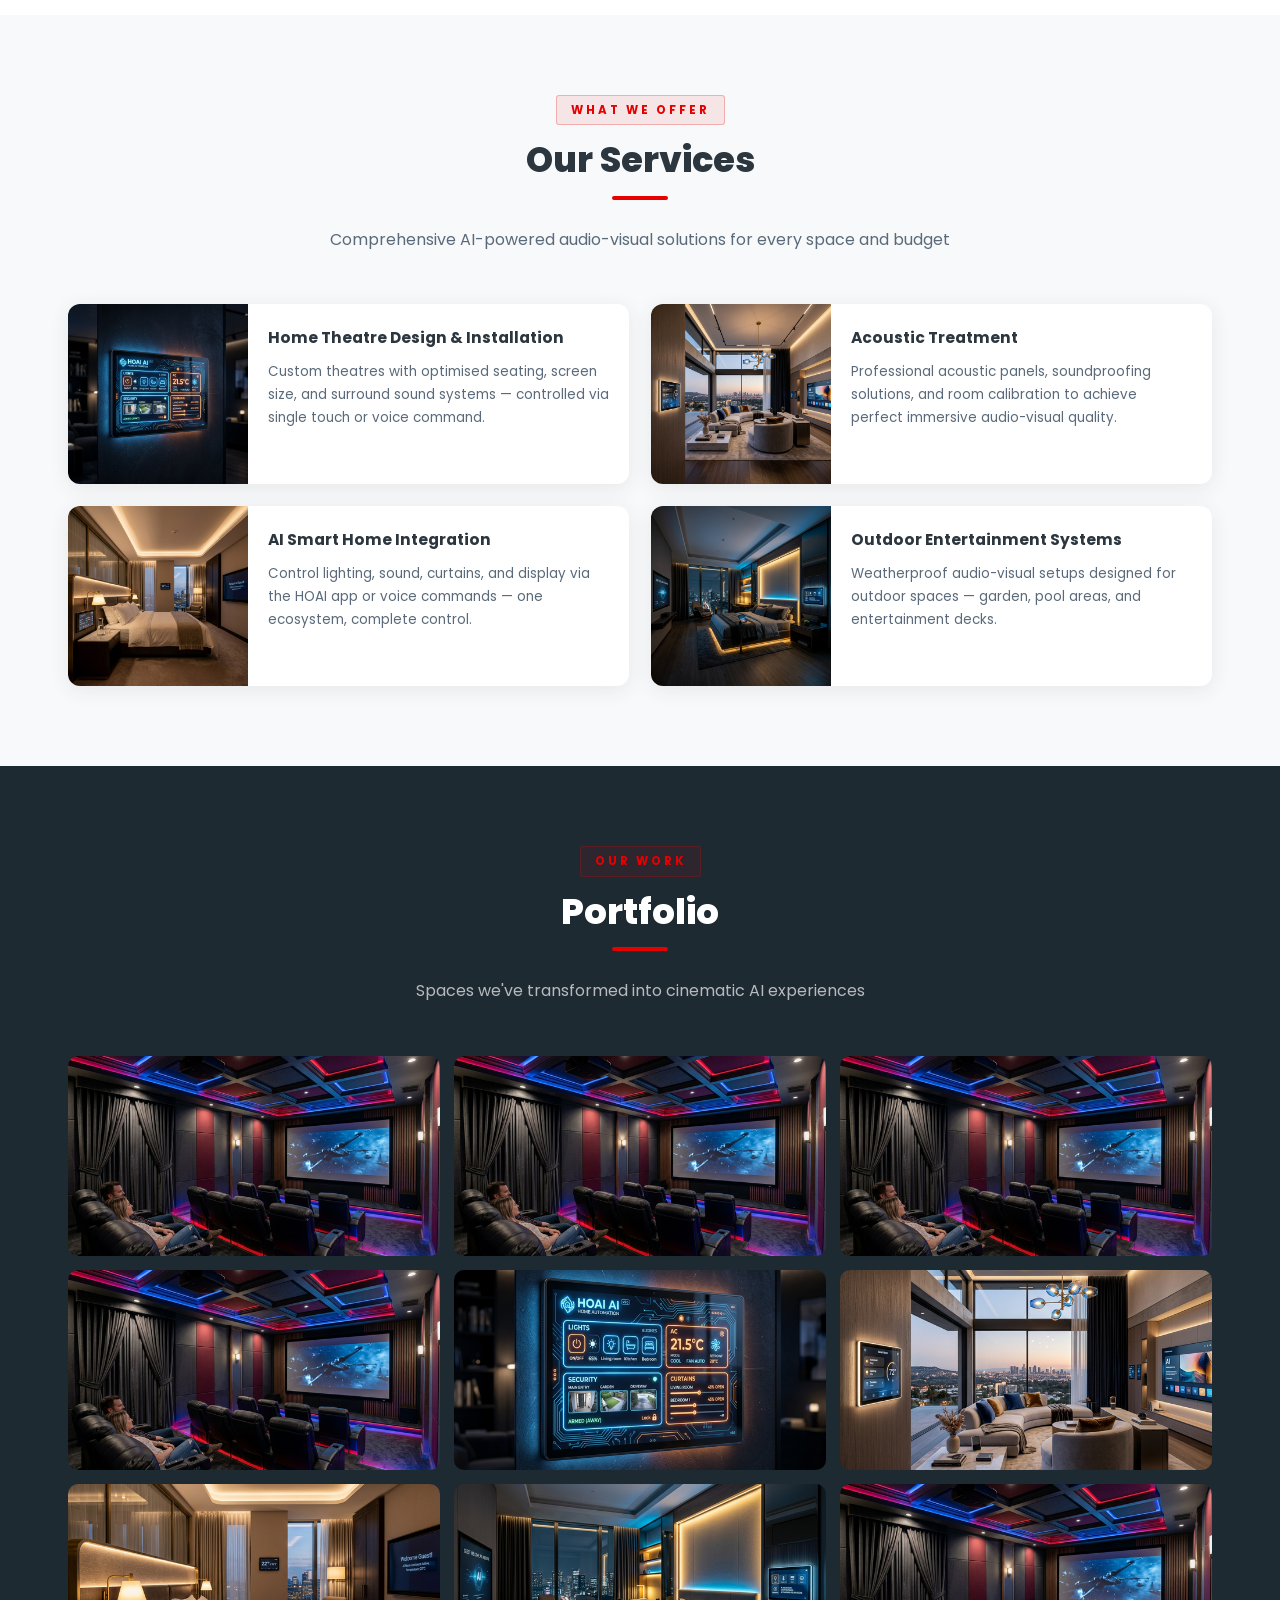
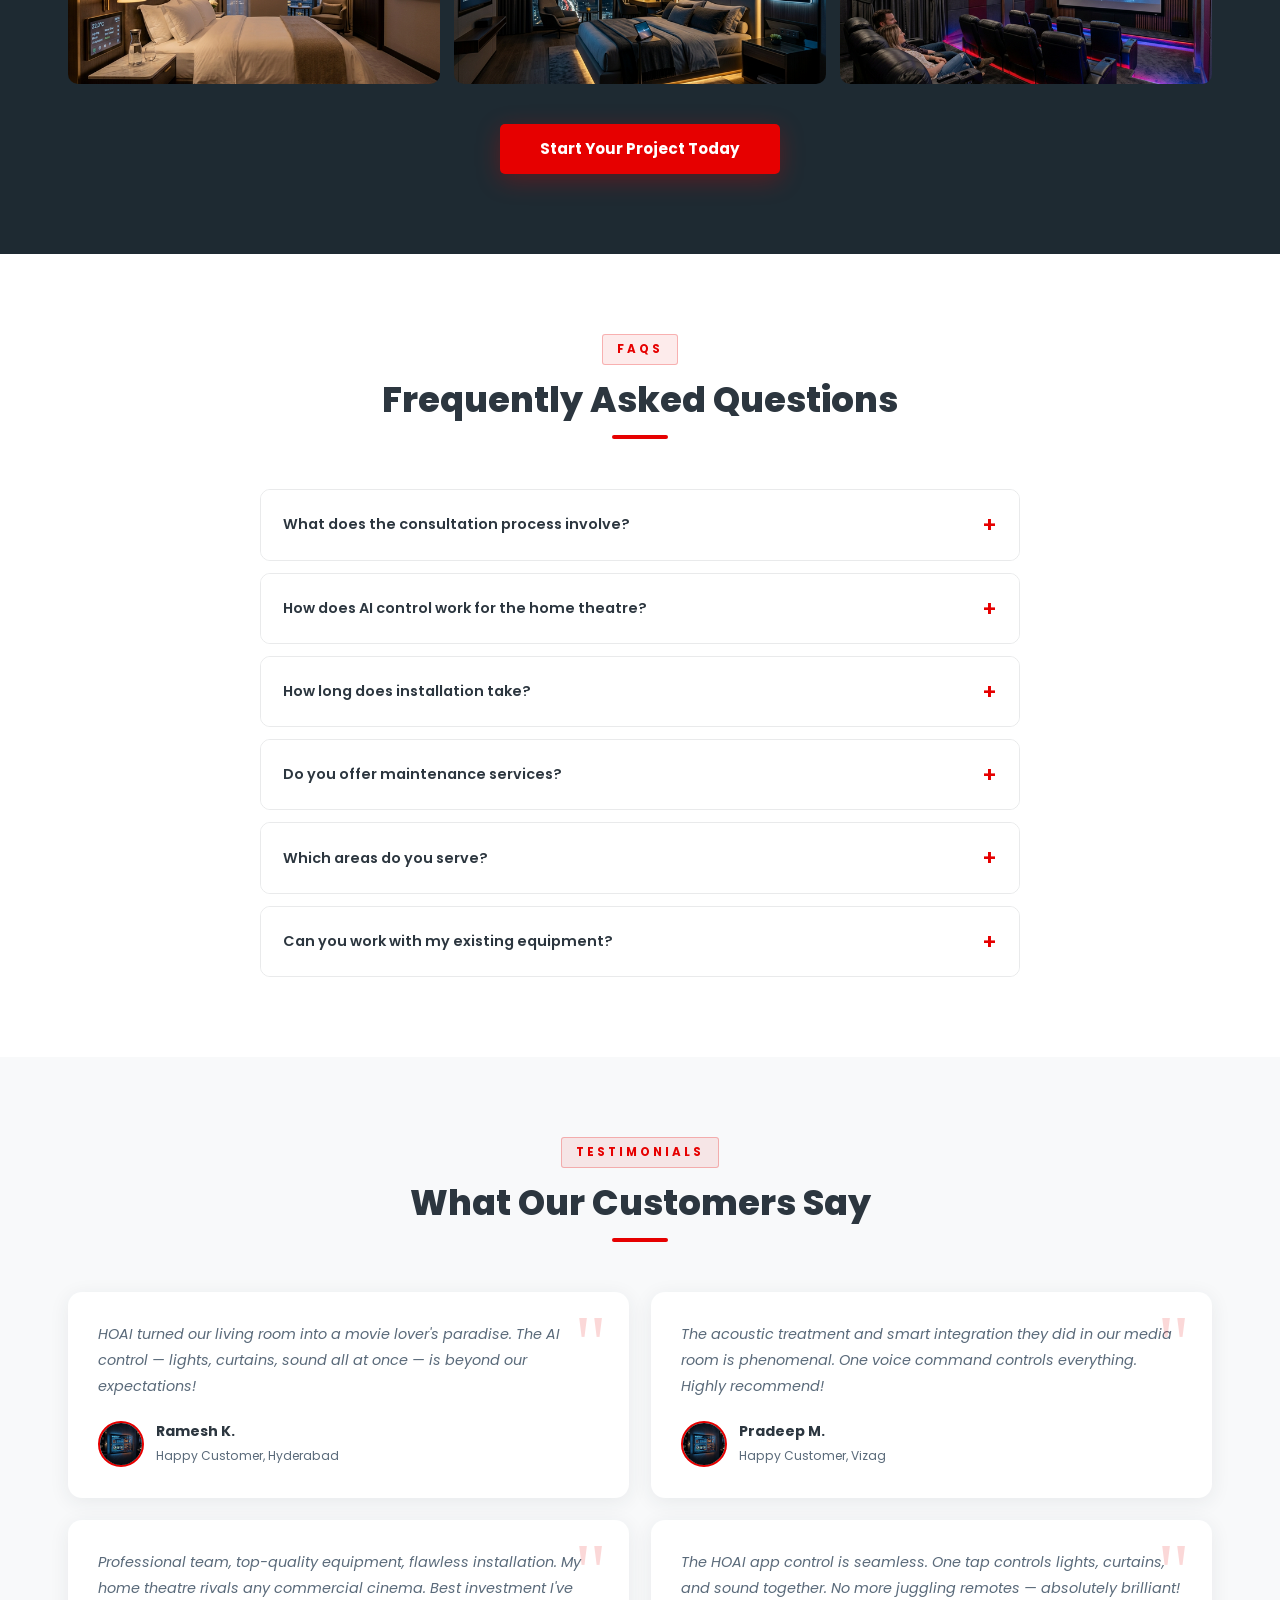
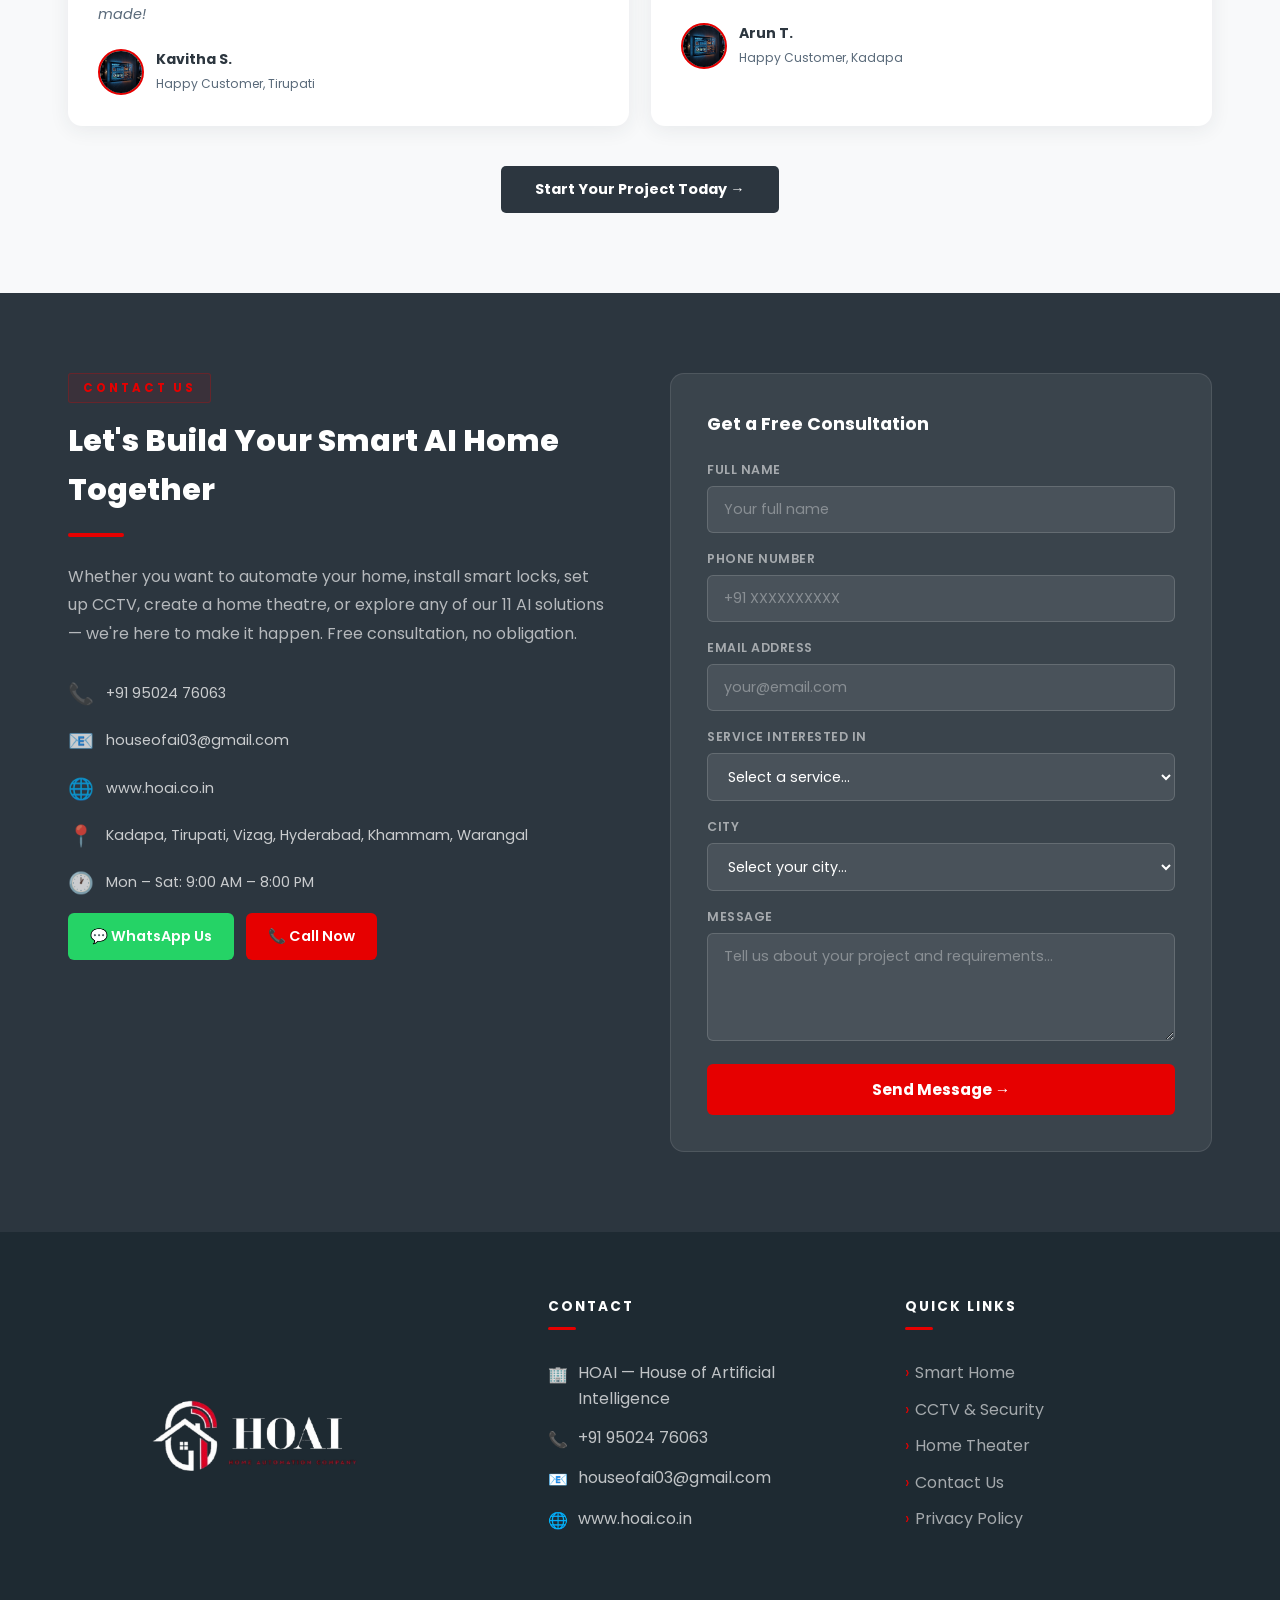
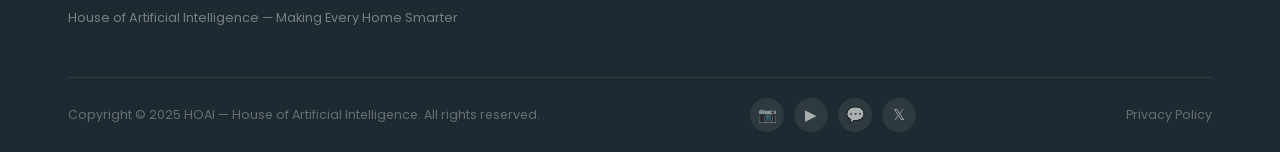
<file: home-theater.html>
<!DOCTYPE html>
<html lang="en">
<head>
  <meta charset="UTF-8" />
  <meta name="viewport" content="width=device-width, initial-scale=1.0" />
  <title>Home Theatre Automation — HOAI House of Artificial Intelligence</title>
  <link rel="stylesheet" href="css/style.css" />
  <link rel="stylesheet" href="css/components.css" />
  <link rel="stylesheet" href="css/pages.css" />
  <link rel="stylesheet" href="css/responsive.css" />
  <link rel="preconnect" href="https://fonts.googleapis.com" />
  <link rel="preconnect" href="https://fonts.gstatic.com" crossorigin />
  <link href="https://fonts.googleapis.com/css2?family=Poppins:wght@300;400;500;600;700;800&display=swap" rel="stylesheet" />
</head>
<body>

<!-- HEADER -->
<header class="site-header" id="site-header">
  <nav class="navbar">
    <div class="nav-logo">
      <a href="index.html">
        <img src="images/logo-dark.png" alt="HOAI" class="logo-img" />
        <span class="logo-text">HOAI</span>
      </a>
    </div>
    <button class="menu-toggle" id="menuToggle" aria-label="Toggle menu"><span></span><span></span><span></span></button>
    <ul class="nav-links" id="navLinks">
      <li><a href="index.html">Home</a></li>
      <li><a href="product.html">Products</a></li>
      <li><a href="about.html">About Us</a></li>
      <li><a href="contact.html">Contact Us</a></li>
    </ul>
  </nav>
</header>

<!-- CINEMATIC HERO -->
<section class="theater-hero-wrap">
  <div class="theater-hero-overlay"></div>
  <div class="theater-hero-dots"></div>
  <div class="container">
    <div class="theater-hero-content">
      <span class="section-label theater-hero-label">HOAI Home Theatre Automation</span>
      <h1>Experience <em>Cinema-Quality</em><br>Sound &amp; Vision at Home</h1>
      <p>Control lights, curtains, sound, and display with a single touch or voice command. HOAI delivers immersive audio-visual quality and enhances comfort — bringing the cinema home.</p>
      <div class="theater-hero-btns">
        <a href="#contact" class="btn-yellow">Get a Free Consultation</a>
        <a href="#services" class="btn-outline">Our Services</a>
      </div>
    </div>
  </div>
</section>

<!-- ABOUT -->
<section class="section" id="about">
  <div class="container">
    <div class="theater-about-grid">
      <div class="reveal-left">
        <img src="images/theater-room1_3.jpg" alt="Home Theatre Setup" class="theater-img" />
      </div>
      <div class="reveal-right">
        <span class="section-label">About Us</span>
        <h2 class="section-title">We Create AI-Powered Home Entertainment Systems</h2>
        <div class="divider"></div>
        <p>We blend cutting-edge AI technology with personalised designs. Our passion drives us to turn your vision into reality — delivering the perfect blend of sound, vision, and comfort.</p>
        <p>Every project is unique. Whether it's an intimate media room or a full-scale dedicated theatre, we design with precision and deliver with care.</p>
        <div class="approach-list">
          <div class="approach-item">
            <div class="approach-num">1</div>
            <div><h4>Consultation</h4><p>We assess your space, needs, and budget to create a customised plan tailored to you.</p></div>
          </div>
          <div class="approach-item">
            <div class="approach-num">2</div>
            <div><h4>Design &amp; Installation</h4><p>We develop and implement a plan with high-precision equipment and expert installation.</p></div>
          </div>
          <div class="approach-item">
            <div class="approach-num">3</div>
            <div><h4>Ongoing Support</h4><p>Continuous maintenance and support to keep your system at its absolute best.</p></div>
          </div>
        </div>
        <a href="#contact" class="btn-primary theater-cta-btn">Learn More &rarr;</a>
      </div>
    </div>
  </div>
</section>

<!-- SERVICES -->
<section class="section-alt" id="services">
  <div class="container">
    <div class="section-header-center reveal">
      <span class="section-label">What We Offer</span>
      <h2 class="section-title center">Our Services</h2>
      <div class="divider center"></div>
      <p class="section-subtitle center">Comprehensive AI-powered audio-visual solutions for every space and budget</p>
    </div>
    <div class="services-grid">
      <div class="service-card reveal">
        <img src="images/theater-service1_2.jpg" alt="Home Theatre Design" />
        <div class="service-info"><h3>Home Theatre Design &amp; Installation</h3><p>Custom theatres with optimised seating, screen size, and surround sound systems — controlled via single touch or voice command.</p></div>
      </div>
      <div class="service-card reveal">
        <img src="images/theater-service2_2.jpg" alt="Acoustic Treatment" />
        <div class="service-info"><h3>Acoustic Treatment</h3><p>Professional acoustic panels, soundproofing solutions, and room calibration to achieve perfect immersive audio-visual quality.</p></div>
      </div>
      <div class="service-card reveal">
        <img src="images/theater-service3_1.jpg" alt="Smart Home Integration" />
        <div class="service-info"><h3>AI Smart Home Integration</h3><p>Control lighting, sound, curtains, and display via the HOAI app or voice commands — one ecosystem, complete control.</p></div>
      </div>
      <div class="service-card reveal">
        <img src="images/theater-service4_1.jpg" alt="Outdoor Entertainment" />
        <div class="service-info"><h3>Outdoor Entertainment Systems</h3><p>Weatherproof audio-visual setups designed for outdoor spaces — garden, pool areas, and entertainment decks.</p></div>
      </div>
    </div>
  </div>
</section>

<!-- PORTFOLIO -->
<section class="section-dark" id="portfolio">
  <div class="container">
    <div class="section-header-center reveal">
      <span class="section-label">Our Work</span>
      <h2 class="section-title white center">Portfolio</h2>
      <div class="divider center"></div>
      <p class="section-subtitle center white-sub">Spaces we've transformed into cinematic AI experiences</p>
    </div>
    <div class="portfolio-grid">
      <div class="portfolio-item reveal"><img src="images/theater-room1_3.jpg" alt="Theatre Project 1" /><div class="portfolio-overlay"><span>🎬</span></div></div>
      <div class="portfolio-item reveal"><img src="images/theater-room2.jpg" alt="Theatre Project 2" /><div class="portfolio-overlay"><span>🎬</span></div></div>
      <div class="portfolio-item reveal"><img src="images/theater-room3.jpg" alt="Theatre Project 3" /><div class="portfolio-overlay"><span>🎬</span></div></div>
      <div class="portfolio-item reveal"><img src="images/theater-room4.jpg" alt="Theatre Project 4" /><div class="portfolio-overlay"><span>🎬</span></div></div>
      <div class="portfolio-item reveal"><img src="images/theater-service1_2.jpg" alt="Theatre Project 5" /><div class="portfolio-overlay"><span>🎬</span></div></div>
      <div class="portfolio-item reveal"><img src="images/theater-service2_2.jpg" alt="Theatre Project 6" /><div class="portfolio-overlay"><span>🎬</span></div></div>
      <div class="portfolio-item reveal"><img src="images/theater-service3_1.jpg" alt="Theatre Project 7" /><div class="portfolio-overlay"><span>🎬</span></div></div>
      <div class="portfolio-item reveal"><img src="images/theater-service4_1.jpg" alt="Theatre Project 8" /><div class="portfolio-overlay"><span>🎬</span></div></div>
      <div class="portfolio-item reveal"><img src="images/theater-room1_3.jpg" alt="Theatre Project 9" /><div class="portfolio-overlay"><span>🎬</span></div></div>
    </div>
    <div class="section-cta-center">
      <a href="#contact" class="btn-yellow">Start Your Project Today</a>
    </div>
  </div>
</section>

<!-- FAQ -->
<section class="section" id="faq">
  <div class="container">
    <div class="section-header-center reveal">
      <span class="section-label">FAQs</span>
      <h2 class="section-title center">Frequently Asked Questions</h2>
      <div class="divider center"></div>
    </div>
    <div class="faq-wrap">
      <div class="faq-list">
        <div class="faq-item"><div class="faq-q">What does the consultation process involve? <span class="faq-icon">+</span></div><div class="faq-a">We discuss your needs, preferences, and space to create a fully customised plan. Our experts will visit your location to assess acoustic properties and layout requirements at no cost.</div></div>
        <div class="faq-item"><div class="faq-q">How does AI control work for the home theatre? <span class="faq-icon">+</span></div><div class="faq-a">HOAI's theatre automation lets you control lights, curtains, sound, and display with a single touch via the mobile app, or with voice commands via Amazon Alexa or Google Assistant — no remote needed.</div></div>
        <div class="faq-item"><div class="faq-q">How long does installation take? <span class="faq-icon">+</span></div><div class="faq-a">Installations typically take 2–4 weeks depending on project complexity, room preparation, and equipment availability.</div></div>
        <div class="faq-item"><div class="faq-q">Do you offer maintenance services? <span class="faq-icon">+</span></div><div class="faq-a">Yes, we provide comprehensive ongoing support and maintenance to ensure your system continues performing at its best over time.</div></div>
        <div class="faq-item"><div class="faq-q">Which areas do you serve? <span class="faq-icon">+</span></div><div class="faq-a">We currently serve Kadapa, Tirupati, Vizag, Hyderabad, Khammam, and Warangal. Contact us to check availability in your area.</div></div>
        <div class="faq-item"><div class="faq-q">Can you work with my existing equipment? <span class="faq-icon">+</span></div><div class="faq-a">Absolutely! We can integrate your current setup into a new system, upgrade specific components, or design a completely fresh installation — whatever suits your needs and budget.</div></div>
      </div>
    </div>
  </div>
</section>

<!-- TESTIMONIALS -->
<section class="section-alt">
  <div class="container">
    <div class="section-header-center reveal">
      <span class="section-label">Testimonials</span>
      <h2 class="section-title center">What Our Customers Say</h2>
      <div class="divider center"></div>
    </div>
    <div class="testimonials-grid">
      <div class="testimonial-card reveal"><p>HOAI turned our living room into a movie lover's paradise. The AI control — lights, curtains, sound all at once — is beyond our expectations!</p><div class="testi-author"><img src="images/avatar_3.jpg" alt="Ramesh K." /><div><strong>Ramesh K.</strong><span>Happy Customer, Hyderabad</span></div></div></div>
      <div class="testimonial-card reveal"><p>The acoustic treatment and smart integration they did in our media room is phenomenal. One voice command controls everything. Highly recommend!</p><div class="testi-author"><img src="images/avatar_3.jpg" alt="Pradeep M." /><div><strong>Pradeep M.</strong><span>Happy Customer, Vizag</span></div></div></div>
      <div class="testimonial-card reveal"><p>Professional team, top-quality equipment, flawless installation. My home theatre rivals any commercial cinema. Best investment I've made!</p><div class="testi-author"><img src="images/avatar_3.jpg" alt="Kavitha S." /><div><strong>Kavitha S.</strong><span>Happy Customer, Tirupati</span></div></div></div>
      <div class="testimonial-card reveal"><p>The HOAI app control is seamless. One tap controls lights, curtains, and sound together. No more juggling remotes — absolutely brilliant!</p><div class="testi-author"><img src="images/avatar_3.jpg" alt="Arun T." /><div><strong>Arun T.</strong><span>Happy Customer, Kadapa</span></div></div></div>
    </div>
    <div class="section-cta-center">
      <a href="#contact" class="btn-primary">Start Your Project Today &rarr;</a>
    </div>
  </div>
</section>

<!-- CONTACT -->

<!-- MAIN CONTACT FORM -->
<section class="section-navy">
  <div class="container">
    <div class="contact-grid">
      <div class="contact-info reveal-left">
        <span class="section-label">Contact Us</span>
        <h2>Let's Build Your Smart AI Home Together</h2>
        <div class="divider"></div>
        <p>Whether you want to automate your home, install smart locks, set up CCTV, create a home theatre, or explore any of our 11 AI solutions — we're here to make it happen. Free consultation, no obligation.</p>
        <div class="contact-detail"><span class="ico">📞</span><a href="tel:+919502476063">+91 95024 76063</a></div>
        <div class="contact-detail"><span class="ico">📧</span><a href="mailto:houseofai03@gmail.com">houseofai03@gmail.com</a></div>
        <div class="contact-detail"><span class="ico">🌐</span><a href="http://www.hoai.co.in" target="_blank">www.hoai.co.in</a></div>
        <div class="contact-detail"><span class="ico">📍</span>Kadapa, Tirupati, Vizag, Hyderabad, Khammam, Warangal</div>
        <div class="contact-detail"><span class="ico">🕐</span>Mon – Sat: 9:00 AM – 8:00 PM</div>
        <div class="contact-cta-btns">
          <a href="https://wa.me/919502476063" target="_blank" class="btn-whatsapp">&#x1F4AC; WhatsApp Us</a>
          <a href="tel:+919502476063" class="btn-call">📞 Call Now</a>
        </div>
      </div>
      <div class="reveal-right">
        <div class="contact-form">
          <h3>Get a Free Consultation</h3>
          <form id="contactForm">
            <div class="form-group"><label>Full Name</label><input type="text" placeholder="Your full name" required /></div>
            <div class="form-group"><label>Phone Number</label><input type="tel" placeholder="+91 XXXXXXXXXX" required /></div>
            <div class="form-group"><label>Email Address</label><input type="email" placeholder="your@email.com" /></div>
            <div class="form-group">
              <label>Service Interested In</label>
              <select>
                <option value="" disabled selected>Select a service...</option>
                <option>Smart Touch Panel</option>
                <option>Smart Lighting</option>
                <option>Smart Locks</option>
                <option>Video Door Bell / Phone</option>
                <option>CCTV Surveillance (CP PLUS)</option>
                <option>Gate Automation</option>
                <option>Curtain Automation</option>
                <option>Staircase Sensor</option>
                <option>Water Tank Automation</option>
                <option>Home Theatre</option>
                <option>Motion Sensors</option>
                <option>Smart Hotel Solutions</option>
                <option>Multiple / Full Home Automation</option>
              </select>
            </div>
            <div class="form-group">
              <label>City</label>
              <select>
                <option value="" disabled selected>Select your city...</option>
                <option>Kadapa</option>
                <option>Tirupati</option>
                <option>Vizag (Visakhapatnam)</option>
                <option>Hyderabad</option>
                <option>Khammam</option>
                <option>Warangal</option>
                <option>Other</option>
              </select>
            </div>
            <div class="form-group"><label>Message</label><textarea placeholder="Tell us about your project and requirements..."></textarea></div>
            <button type="submit" class="btn-submit">Send Message &rarr;</button>
          </form>
        </div>
      </div>
    </div>
  </div>
</section>

<!-- FOOTER -->
<footer class="site-footer">
  <div class="container">
    <div class="footer-grid">
      <div class="footer-brand">
        <img src="images/logo-footer.png" alt="HOAI" class="footer-logo" />
        <span class="footer-logo-text">HOAI</span>
        <p class="footer-tagline">House of Artificial Intelligence — Making Every Home Smarter</p>
      </div>
      <div class="footer-contact">
        <h4>Contact</h4>
        <div class="footer-contact-item"><span class="ico">🏢</span>HOAI — House of Artificial Intelligence</div>
        <div class="footer-contact-item"><span class="ico">📞</span><a href="tel:+919502476063">+91 95024 76063</a></div>
        <div class="footer-contact-item"><span class="ico">📧</span><a href="mailto:houseofai03@gmail.com">houseofai03@gmail.com</a></div>
        <div class="footer-contact-item"><span class="ico">🌐</span><a href="http://www.hoai.co.in" target="_blank">www.hoai.co.in</a></div>
      </div>
      <div class="footer-links">
        <h4>Quick Links</h4>
        <ul>
          <li><a href="smart-hotels.html">Smart Home</a></li>
          <li><a href="cctv-security.html">CCTV &amp; Security</a></li>
          <li><a href="home-theater.html">Home Theater</a></li>
          <li><a href="contact.html">Contact Us</a></li>
          <li><a href="#">Privacy Policy</a></li>
        </ul>
      </div>
    </div>
    <div class="footer-bottom">
      <p>Copyright &copy; 2025 HOAI — House of Artificial Intelligence. All rights reserved.</p>
      <div class="footer-social">
        <a href="#" title="Instagram">&#x1F4F7;</a>
        <a href="#" title="YouTube">&#x25B6;</a>
        <a href="https://wa.me/919502476063" title="WhatsApp">&#x1F4AC;</a>
        <a href="#" title="Twitter">&#x1D54F;</a>
      </div>
      <a href="#">Privacy Policy</a>
    </div>
  </div>
</footer>

<a href="https://wa.me/919502476063" class="whatsapp-btn" target="_blank" title="Chat on WhatsApp">&#x1F4AC;</a>
<button class="scroll-top" title="Back to top">&#8679;</button>

<script src="js/nav.js"></script>
<script src="js/slider.js"></script>
<script src="js/animations.js"></script>
<script src="js/forms.js"></script>
<script src="js/script.js"></script>
 
</body>
</html>
</file>
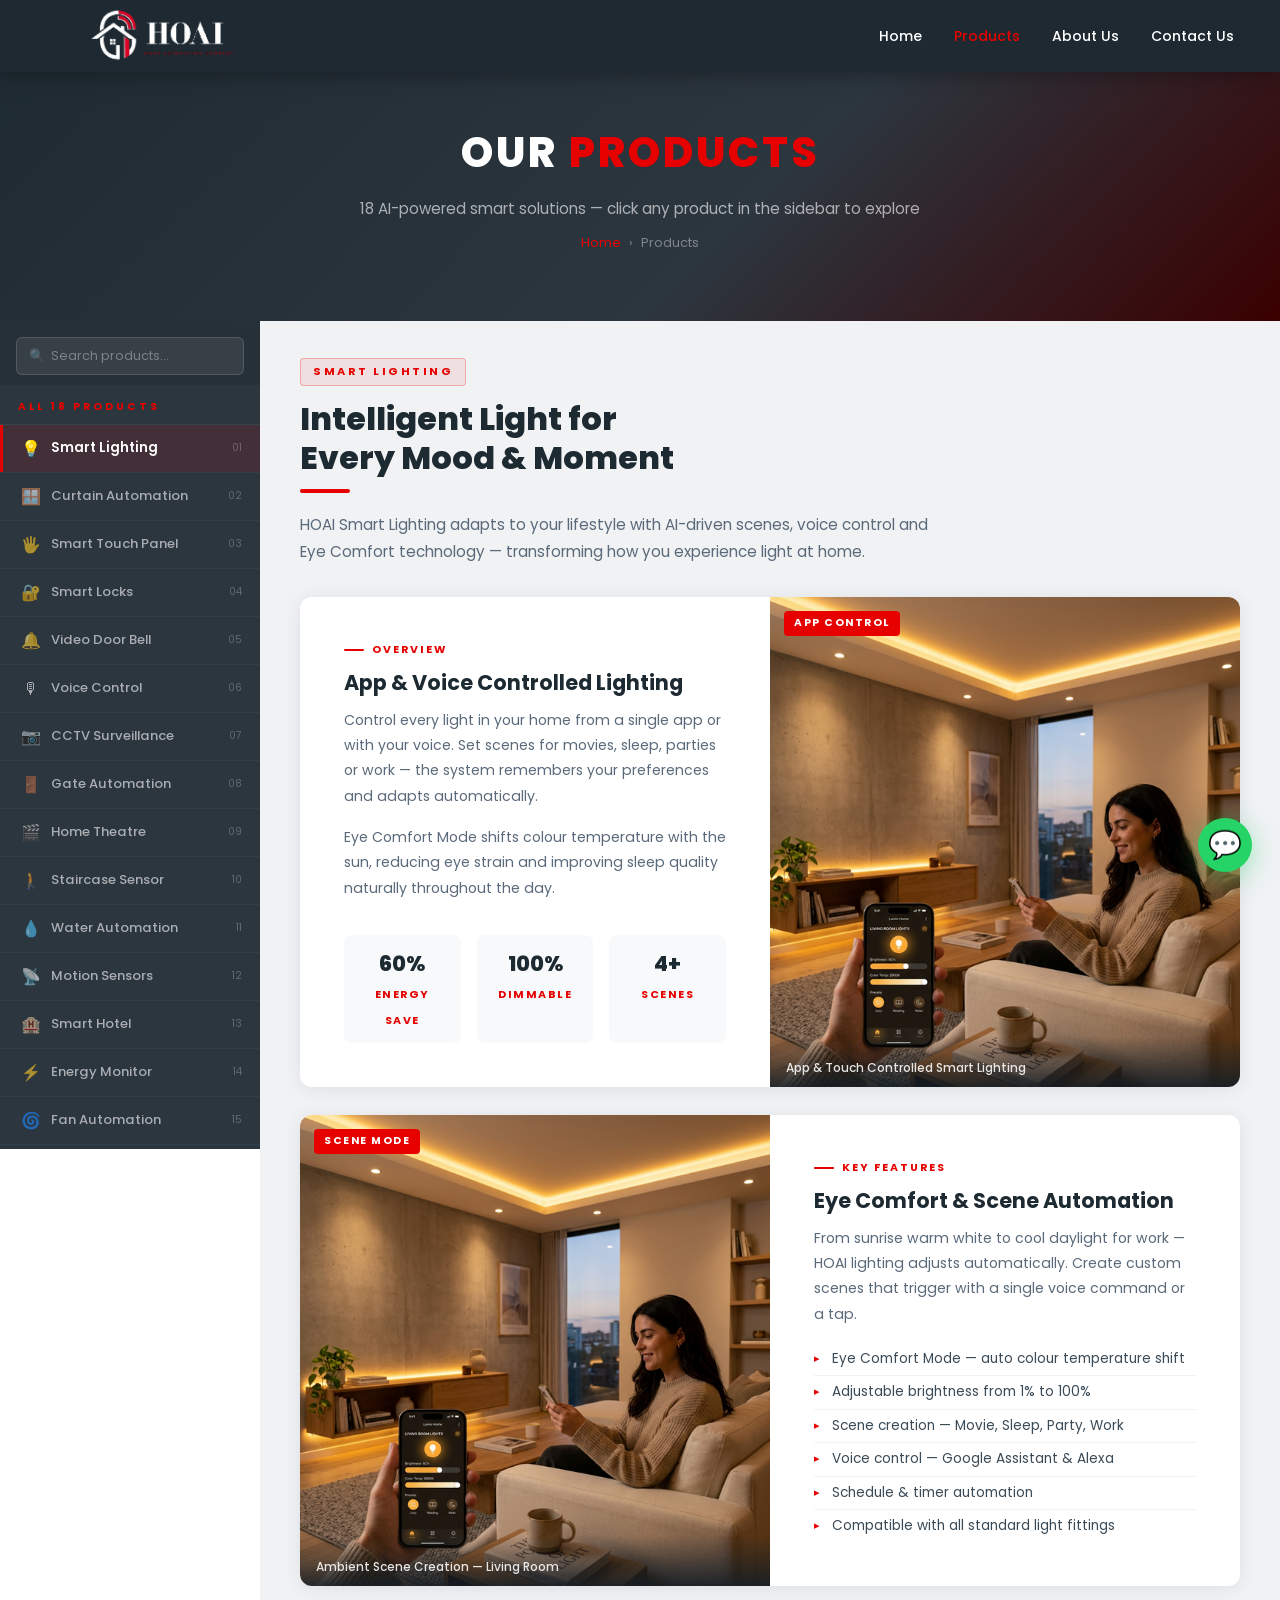
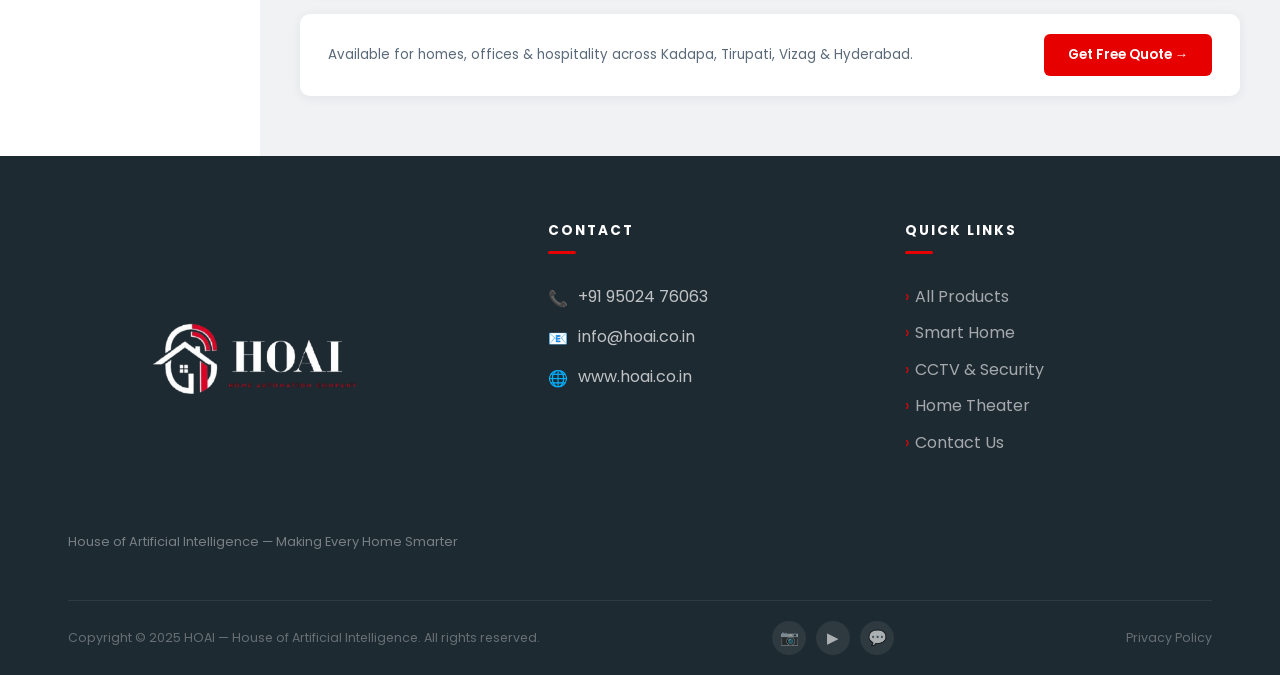
<file: product.html>
﻿<!DOCTYPE html>
<html lang="en">

<head>
  <!-- 1. Essential Meta Tags -->
  <meta charset="UTF-8" />
  <meta name="viewport" content="width=device-width, initial-scale=1.0" />
  <title>Products — HOAI | House of Artificial Intelligence</title>
  <meta name="description" content="Discover smart home automation, AI lighting, touch switches, and home theatre solutions by HOAI. Serving Hyderabad, Tirupati, Vizag, and Kadapa." />
  <meta name="keywords" content="HOAI, Smart Home, Home Automation, AI Home Automation, Smart Switches, Smart Touch Panel, Smart Lighting, CCTV, Smart Locks, Video Door Phone, Home Theatre, Curtain Automation, Home Automation India" />
  <meta name="author" content="HOAI" />
  <meta name="theme-color" content="#000000" />
  <meta name="robots" content="index, follow" />
  <link rel="canonical" href="https://hoai.co.in/" />

  <!-- 2. Google Analytics (gtag.js) -->
  <script async src="https://www.googletagmanager.com/gtag/js?id=G-TYCB30PZZ8"></script>
  <script>
    window.dataLayer = window.dataLayer || [];
    function gtag(){dataLayer.push(arguments);}
    gtag('js', new Date());

    gtag('config', 'G-TYCB30PZZ8');
  </script>

  <!-- 3. Favicons & Icons -->
  <link rel="icon" href="https://i.ibb.co/PGtVT37t/7.png" sizes="any" />
  <link rel="icon" type="image/png" sizes="192x192" href="https://i.ibb.co/PGtVT37t/7.png" />
  <link rel="apple-touch-icon" href="https://i.ibb.co/PGtVT37t/7.png" />

  <!-- 4. Open Graph (Facebook, WhatsApp, LinkedIn) -->
  <meta property="og:type" content="website" />
  <meta property="og:title" content="HOAI — House of Artificial Intelligence | Smart AI Home Automation" />
  <meta property="og:description" content="Luxury Smart Home Solutions with Smart Touch Panels, Lighting, CCTV, Home Theatre & Security." />
  <meta property="og:image" content="https://i.ibb.co/PGtVT37t/7.png" />
  <meta property="og:url" content="https://hoai.co.in/" />

  <!-- 5. Twitter Cards -->
  <meta name="twitter:card" content="summary_large_image" />
  <meta name="twitter:title" content="HOAI Home Automation" />
  <meta name="twitter:description" content="Premium Smart Home Automation Company" />
  <meta name="twitter:image" content="https://i.ibb.co/PGtVT37t/7.png" />

  <!-- 6. Fonts & Stylesheets -->
  <link rel="preconnect" href="https://fonts.googleapis.com" />
  <link rel="preconnect" href="https://fonts.gstatic.com" crossorigin />
  <link href="https://fonts.googleapis.com/css2?family=Poppins:wght@300;400;500;600;700;800&display=swap" rel="stylesheet" />
  <link rel="stylesheet" href="css/style.css" />
  <link rel="stylesheet" href="css/product.css" />
  <link rel="stylesheet" href="css/components.css" />
  <link rel="stylesheet" href="css/pages.css" />
  <link rel="stylesheet" href="css/responsive.css" />

  <!-- 7. Structured Data / JSON-LD Schema -->
  
</head>

<body>

    <!-- HEADER -->
    <header class="site-header" id="site-header">
        <nav class="navbar">
            <div class="nav-logo">
                <a href="index.html">
                    <img src="images/logo-dark.png" alt="HOAI" class="logo-img"
                        onerror="this.style.display='none';this.nextElementSibling.style.display='block';" />
                    <span class="logo-text">HOAI</span>
                </a>
            </div>
            <button class="menu-toggle" id="menuToggle"
                aria-label="Toggle menu"><span></span><span></span><span></span></button>
            <ul class="nav-links" id="navLinks">
                <li><a href="index.html">Home</a></li>
                <li><a href="products.html" class="active">Products</a></li>
                <li><a href="about.html">About Us</a></li>
                <li><a href="contact.html">Contact Us</a></li>
            </ul>
        </nav>
    </header>

    <!-- HERO -->
    <div class="page-hero">
        <h1>Our <span>Products</span></h1>
        <p>18 AI-powered smart solutions — click any product in the sidebar to explore</p>
        <div class="breadcrumb"><a href="index.html">Home</a><span>›</span><span>Products</span></div>
    </div>

    <div class="products-page-wrap">

        <!-- SIDEBAR -->
        <aside class="prod-sidebar">
            <div class="sidebar-search-wrap">
                <input type="text" id="sidebarSearch" placeholder="🔍  Search products…" autocomplete="off" />
            </div>
            <div class="sidebar-label">All 18 Products</div>
            <ul class="sidebar-nav" id="sidebarNav">
                <li><button class="sidebar-btn active" data-target="p1"><span class="sicon">💡</span>Smart Lighting<span
                            class="snum">01</span></button></li>
                <li><button class="sidebar-btn" data-target="p2"><span class="sicon">🪟</span>Curtain Automation<span
                            class="snum">02</span></button></li>
                <li><button class="sidebar-btn" data-target="p3"><span class="sicon">🖐</span>Smart Touch Panel<span
                            class="snum">03</span></button></li>
                <li><button class="sidebar-btn" data-target="p4"><span class="sicon">🔐</span>Smart Locks<span
                            class="snum">04</span></button></li>
                <li><button class="sidebar-btn" data-target="p5"><span class="sicon">🔔</span>Video Door Bell<span
                            class="snum">05</span></button></li>
                <li><button class="sidebar-btn" data-target="p6"><span class="sicon">🎙</span>Voice Control<span
                            class="snum">06</span></button></li>
                <li><button class="sidebar-btn" data-target="p7"><span class="sicon">📷</span>CCTV Surveillance<span
                            class="snum">07</span></button></li>
                <li><button class="sidebar-btn" data-target="p8"><span class="sicon">🚪</span>Gate Automation<span
                            class="snum">08</span></button></li>
                <li><button class="sidebar-btn" data-target="p9"><span class="sicon">🎬</span>Home Theatre<span
                            class="snum">09</span></button></li>
                <li><button class="sidebar-btn" data-target="p10"><span class="sicon">🚶</span>Staircase Sensor<span
                            class="snum">10</span></button></li>
                <li><button class="sidebar-btn" data-target="p11"><span class="sicon">💧</span>Water Automation<span
                            class="snum">11</span></button></li>
                <li><button class="sidebar-btn" data-target="p12"><span class="sicon">📡</span>Motion Sensors<span
                            class="snum">12</span></button></li>
                <li><button class="sidebar-btn" data-target="p13"><span class="sicon">🏨</span>Smart Hotel<span
                            class="snum">13</span></button></li>
                <li><button class="sidebar-btn" data-target="p14"><span class="sicon">⚡</span>Energy Monitor<span
                            class="snum">14</span></button></li>
                <li><button class="sidebar-btn" data-target="p15"><span class="sicon">🌀</span>Fan Automation<span
                            class="snum">15</span></button></li>
                <li><button class="sidebar-btn" data-target="p16"><span class="sicon">❄️</span>AC Automation<span
                            class="snum">16</span></button></li>
                <li><button class="sidebar-btn" data-target="p17"><span class="sicon">📞</span>Smart Intercom<span
                            class="snum">17</span></button></li>
                <li><button class="sidebar-btn" data-target="p18"><span class="sicon">🌿</span>Outdoor Lighting<span
                            class="snum">18</span></button></li>
            </ul>
        </aside>

        <!-- MAIN -->
        <main class="prod-main" id="prodMain">

            <!-- ══════════════════════════════════════════
         P1 — SMART LIGHTING
    ══════════════════════════════════════════ -->
            <div class="prod-panel active" id="p1">
                <div class="panel-top">
                    <span class="p-label">Smart Lighting</span>
                    <h2>Intelligent Light for<br>Every Mood &amp; Moment</h2>
                    <div class="p-divider"></div>
                    <p class="p-lead">HOAI Smart Lighting adapts to your lifestyle with AI-driven scenes, voice control
                        and Eye Comfort technology — transforming how you experience light at home.</p>
                </div>

                <!-- ROW 1: Text LEFT · Image RIGHT -->
                <div class="prod-row">
                    <div class="pr-text">
                        <span class="pr-tag">Overview</span>
                        <h3>App &amp; Voice Controlled Lighting</h3>
                        <p>Control every light in your home from a single app or with your voice. Set scenes for movies,
                            sleep, parties or work — the system remembers your preferences and adapts automatically.</p>
                        <p>Eye Comfort Mode shifts colour temperature with the sun, reducing eye strain and improving
                            sleep quality naturally throughout the day.</p>
                        <div class="pr-stats">
                            <div class="pr-stat"><strong>60%</strong><span>Energy Save</span></div>
                            <div class="pr-stat"><strong>100%</strong><span>Dimmable</span></div>
                            <div class="pr-stat"><strong>4+</strong><span>Scenes</span></div>
                        </div>
                    </div>
                    <div class="pr-img">
                        <img src="images/lighting-control_2.png" 
                            alt="Smart Lighting Control" 
                            loading="lazy" 
                            onerror="this.onerror=null; this.src='https://placehold.co/700x400/2C363F/E60000?text=Smart+Lighting';" />
                        <div class="pr-img-badge">App Control</div>
                        <div class="pr-img-cap">App &amp; Touch Controlled Smart Lighting</div>
                    </div>
                </div>

                <!-- ROW 2: Image LEFT · Text RIGHT -->
                <div class="prod-row reverse">
                    <div class="pr-text">
                        <span class="pr-tag">Key Features</span>
                        <h3>Eye Comfort &amp; Scene Automation</h3>
                        <p>From sunrise warm white to cool daylight for work — HOAI lighting adjusts automatically.
                            Create custom scenes that trigger with a single voice command or a tap.</p>
                        <ul>
                            <li>Eye Comfort Mode — auto colour temperature shift</li>
                            <li>Adjustable brightness from 1% to 100%</li>
                            <li>Scene creation — Movie, Sleep, Party, Work</li>
                            <li>Voice control — Google Assistant &amp; Alexa</li>
                            <li>Schedule &amp; timer automation</li>
                            <li>Compatible with all standard light fittings</li>
                        </ul>
                    </div>
                    <div class="pr-img">
                        <img src="images/smart-lights_3.jpeg" alt="Ambient Scene Lighting" loading="lazy"
    onerror="this.onerror=null; this.src='https://placehold.co/700x400/1e2a32/ffffff?text=Ambient+Scene';" />
                        <div class="pr-img-badge">Scene Mode</div>
                        <div class="pr-img-cap">Ambient Scene Creation — Living Room</div>
                    </div>
                </div>

                <div class="panel-cta">
                    <p>Available for homes, offices &amp; hospitality across Kadapa, Tirupati, Vizag &amp; Hyderabad.
                    </p>
                    <a href="contact.html" class="btn-enquire">Get Free Quote →</a>
                </div>
            </div>

            <!-- ══════════════════════════════════════════
         P2 — CURTAIN AUTOMATION
    ══════════════════════════════════════════ -->
            <div class="prod-panel" id="p2">
                <div class="panel-top">
                    <span class="p-label">Curtain Automation</span>
                    <h2>Motorised Curtains for<br>Silent, Effortless Living</h2>
                    <div class="p-divider"></div>
                    <p class="p-lead">Open or close your curtains with a tap, a voice command, or automatically at
                        sunrise and sunset — HOAI's silent motors deliver luxury living at the touch of a button.</p>
                </div>
                <div class="prod-row">
                    <div class="pr-text">
                        <span class="pr-tag">Overview</span>
                        <h3>Silent Motorised Track System</h3>
                        <p>HOAI motorised curtains use ultra-quiet motors on precision aluminium tracks. Schedule them
                            to open with sunrise and close at sunset automatically — or control them from anywhere via
                            app.</p>
                        <p>Compatible with both sheer and blackout fabrics, custom tracks fit any window size in your
                            home.</p>
                        <div class="pr-stats">
                            <div class="pr-stat"><strong>dB0</strong><span>Silent</span></div>
                            <div class="pr-stat"><strong>4</strong><span>Control Ways</span></div>
                            <div class="pr-stat"><strong>Any</strong><span>Window Size</span></div>
                        </div>
                    </div>
                    <div class="pr-img">
                        <img src="images/curtain-control_2.png" alt="Motorised Curtain" loading="lazy"
                            onerror="this.src='https://placehold.co/700x400/E60000/ffffff?text=Curtain+Control" Alt="Motorised Curtain" Loading="Lazy'"this.src='https://placehold.co/700x400/2C363F/E60000?text=Curtain+Motor'>
                        <div class="pr-img-badge">Motorised</div>
                        <div class="pr-img-cap">Silent Motorised Curtain Track</div>
                    </div>
                </div>
                <div class="prod-row reverse">
                    <div class="pr-text">
                        <span class="pr-tag">Key Features</span>
                        <h3>App, Voice, Remote &amp; Manual Control</h3>
                        <p>Whether you're in bed, on the sofa or halfway around the world — your curtains obey. Pair
                            them with smart lighting scenes for a complete ambience transformation.</p>
                        <ul>
                            <li>Ultra-silent motor — zero noise</li>
                            <li>Control via App, Voice, Remote or Manual pull</li>
                            <li>Sunrise/Sunset auto schedule</li>
                            <li>Compatible with sheer &amp; blackout curtains</li>
                            <li>Works with Google Home &amp; Amazon Alexa</li>
                            <li>Scene integration with smart lighting</li>
                            <li>Power backup support available</li>
                        </ul>
                    </div>
                    <div class="pr-img">
                        <img src="images/curtain-app.png" alt="Curtain App Control" loading="lazy"
                            onerror="this.src='https://placehold.co/700x400/E60000/ffffff?text=Curtain+App" Alt="Curtain App Control" Loading="Lazy'"this.src='https://placehold.co/700x400/1e2a32/ffffff?text=App+Control'>
                        <div class="pr-img-badge">Voice Ready</div>
                        <div class="pr-img-cap">App &amp; Voice Controlled — Bedroom</div>
                    </div>
                </div>
                <div class="panel-cta">
                    <p>Ideal for bedrooms, living rooms, home theatres and luxury hotel rooms.</p>
                    <a href="contact.html" class="btn-enquire">Get Free Quote →</a>
                </div>
            </div>

            <!-- ══════════════════════════════════════════
         P3 — SMART TOUCH PANEL
    ══════════════════════════════════════════ -->
            <div class="prod-panel" id="p3">
                <div class="panel-top">
                    <span class="p-label">Smart Touch Panel</span>
                    <h2>Replace Old Switches with<br>Elegant Smart Panels</h2>
                    <div class="p-divider"></div>
                    <p class="p-lead">HOAI's glass-finish smart touch panels replace ordinary switches with AI-powered
                        elegance — saving up to 90% standby energy while giving you total smart home control.</p>
                </div>
                <div class="prod-row">
                    <div class="pr-text">
                        <span class="pr-tag">Overview</span>
                        <h3>Premium Glass-Finish Touch Switch</h3>
                        <p>Available in 1, 2, 3 and 4-gang configurations, HOAI touch panels fit any standard modular
                            switch box — no new wiring required in most cases. LED backlit for easy use at night.</p>
                        <p>The sleek glass finish complements modern interiors while hiding all the powerful technology
                            inside.</p>
                        <div class="pr-stats">
                            <div class="pr-stat"><strong>90%</strong><span>Energy Save</span></div>
                            <div class="pr-stat"><strong>4</strong><span>Gang Options</span></div>
                            <div class="pr-stat"><strong>Zero</strong><span>New Wiring</span></div>
                        </div>
                    </div>
                    <div class="pr-img">
                        <img src="images/smart-ir-remote_2.png" alt="Smart Touch Panel" loading="lazy"
                            onerror="this.src='https://placehold.co/700x400/2C363F/E60000?text=Smart+Ir+Remote" Alt="Smart Touch Panel" Loading="Lazy'"this.src='https://placehold.co/700x400/2C363F/E60000?text=Touch+Panel'>
                        <div class="pr-img-badge">Touch Control</div>
                        <div class="pr-img-cap">Premium Glass Smart Touch Switch Panel</div>
                    </div>
                </div>
                <div class="prod-row reverse">
                    <div class="pr-text">
                        <span class="pr-tag">Key Features</span>
                        <h3>App, Voice, Remote &amp; Touch — 4-in-1</h3>
                        <p>Control the same switch four ways — tap it, ask Alexa, use the app from your phone, or use a
                            physical remote. Child lock prevents accidental presses by little hands.</p>
                        <ul>
                            <li>Premium capacitive glass-finish surface</li>
                            <li>Control via App, Voice (Alexa/Google), Remote &amp; Touch</li>
                            <li>90% energy-efficient standby mode</li>
                            <li>LED backlit — visible in the dark</li>
                            <li>Child lock functionality</li>
                            <li>Fits standard modular switch boxes</li>
                            <li>Retrofit — zero wiring change needed</li>
                        </ul>
                    </div>
                    <div class="pr-img">
                        <img src="images/smart-ir-retrofit.png" alt="Panel Retrofit" loading="lazy"
                            onerror="this.src='https://placehold.co/700x400/2C363F/E60000?text=Smart+Ir+Retrofit" Alt="Panel Retrofit" Loading="Lazy'"this.src='https://placehold.co/700x400/1e2a32/ffffff?text=Retrofit+Install'>
                        <div class="pr-img-badge">Retrofit</div>
                        <div class="pr-img-cap">Direct Replacement — No New Wiring</div>
                    </div>
                </div>
                <div class="panel-cta">
                    <p>Upgrade your entire home — no electrician needed for most retrofit installations.</p>
                    <a href="contact.html" class="btn-enquire">Get Free Quote →</a>
                </div>
            </div>

            <!-- ══════════════════════════════════════════
         P4 — SMART LOCKS
    ══════════════════════════════════════════ -->
            <div class="prod-panel" id="p4">
                <div class="panel-top">
                    <span class="p-label">Smart Locks</span>
                    <h2>7 Ways to Enter —<br>Zero Keys to Lose</h2>
                    <div class="p-divider"></div>
                    <p class="p-lead">HOAI Smart Locks offer 7 unlock methods — from face recognition and fingerprint to
                        OTP for guests — keeping your home secure while making entry effortless for the whole family.
                    </p>
                </div>
                <div class="prod-row">
                    <div class="pr-text">
                        <span class="pr-tag">Overview</span>
                        <h3>Face Recognition &amp; 7-in-1 Entry</h3>
                        <p>The most advanced door lock for Indian homes — biometric face recognition identifies family
                            members in under a second. Set temporary OTPs for domestic helpers, delivery personnel or
                            guests.</p>
                        <p>Every access attempt is logged with a timestamp and pushed to your phone as a notification.
                        </p>
                        <div class="pr-stats">
                            <div class="pr-stat"><strong>7</strong><span>Unlock Ways</span></div>
                            <div class="pr-stat"><strong>&lt;1s</strong><span>Face Unlock</span></div>
                            <div class="pr-stat"><strong>100%</strong><span>Offline Ready</span></div>
                        </div>
                    </div>
                    <div class="pr-img">
                        <img src="images/smart-lock-face.png" alt="Smart Lock Face ID" loading="lazy"
                            onerror="this.src='https://placehold.co/700x400/2C363F/E60000?text=Smart+Lock+Face" Alt="Smart Lock Face Id" Loading="Lazy'"this.src='https://placehold.co/700x400/2C363F/E60000?text=Face+Recognition'>
                        <div class="pr-img-badge">7-in-1 Lock</div>
                        <div class="pr-img-cap">Face Recognition — Sub-Second Entry</div>
                    </div>
                </div>
                <div class="prod-row reverse">
                    <div class="pr-text">
                        <span class="pr-tag">Key Features</span>
                        <h3>Auto Lock, Alerts &amp; Guest Access</h3>
                        <p>Set your door to auto-lock after 30 seconds. Get tamper alerts if someone tries to force the
                            lock. Issue time-limited OTPs that expire automatically for visitor access.</p>
                        <ul>
                            <li>7 unlock: Face, Finger, OTP, PIN, Key, RFID &amp; App</li>
                            <li>Real-time access log &amp; mobile notifications</li>
                            <li>Auto-lock with adjustable delay</li>
                            <li>Tamper &amp; low battery alerts</li>
                            <li>Guest OTP with custom expiry</li>
                            <li>Works completely offline</li>
                            <li>Anti-peep password masking</li>
                        </ul>
                    </div>
                    <div class="pr-img">
                        <img src="images/smart-lock-app.png" alt="Smart Lock App" loading="lazy"
                            onerror="this.src='https://placehold.co/700x400/E60000/ffffff?text=Smart+Lock+App" Alt="Smart Lock App" Loading="Lazy'"this.src='https://placehold.co/700x400/1e2a32/ffffff?text=Lock+App+Control'>
                        <div class="pr-img-badge">Auto Lock</div>
                        <div class="pr-img-cap">Access Log &amp; Guest OTP via App</div>
                    </div>
                </div>
                <div class="panel-cta">
                    <p>Ideal for homes, flats, offices and rental properties. Supports unlimited user profiles.</p>
                    <a href="contact.html" class="btn-enquire">Get Free Quote →</a>
                </div>
            </div>

            <!-- ══════════════════════════════════════════
         P5 — VIDEO DOOR BELL
    ══════════════════════════════════════════ -->
            <div class="prod-panel" id="p5">
                <div class="panel-top">
                    <span class="p-label">Video Door Bell</span>
                    <h2>See &amp; Speak to Visitors<br>From Anywhere</h2>
                    <div class="p-divider"></div>
                    <p class="p-lead">HOAI Video Door Bell delivers 1080p HD video, two-way audio and instant alerts —
                        so you always know who's at the door, whether you're in the kitchen or another country.</p>
                </div>
                <div class="prod-row">
                    <div class="pr-text">
                        <span class="pr-tag">Overview</span>
                        <h3>1080p HD Camera with Night Vision</h3>
                        <p>The wide-angle lens captures your entire entrance — from the gate to the doorstep. Motion
                            detection alerts you before the visitor even rings the bell, giving you more time to
                            respond.</p>
                        <p>Night vision up to 5 metres ensures crystal-clear footage even at midnight.</p>
                        <div class="pr-stats">
                            <div class="pr-stat"><strong>1080p</strong><span>HD Video</span></div>
                            <div class="pr-stat"><strong>5m</strong><span>Night Vision</span></div>
                            <div class="pr-stat"><strong>180°</strong><span>Wide Angle</span></div>
                        </div>
                    </div>
                    <div class="pr-img">
                        <img src="images/video-doorbell-cam.png" alt="Video Doorbell Camera" loading="lazy"
                            onerror="this.src='https://placehold.co/700x400/2C363F/E60000?text=Video+Doorbell+Cam" Alt="Video Doorbell Camera" Loading="Lazy'"this.src='https://placehold.co/700x400/2C363F/E60000?text=Video+Doorbell'>
                        <div class="pr-img-badge">HD Video</div>
                        <div class="pr-img-cap">Wide-Angle 1080p HD Camera View</div>
                    </div>
                </div>
                <div class="prod-row reverse">
                    <div class="pr-text">
                        <span class="pr-tag">Key Features</span>
                        <h3>Two-Way Audio &amp; Remote Unlock</h3>
                        <p>Speak to delivery staff while working in your office. Unlock the door for family members
                            remotely. All footage is stored on cloud and local SD — review anytime.</p>
                        <ul>
                            <li>1080p Full HD with wide-angle lens</li>
                            <li>Two-way audio — speak from anywhere</li>
                            <li>Instant mobile push notifications</li>
                            <li>Night vision up to 5 metres</li>
                            <li>Motion detection before ring</li>
                            <li>Cloud &amp; local SD card storage</li>
                            <li>Pairs with smart lock for remote unlock</li>
                        </ul>
                    </div>
                    <div class="pr-img">
                        <img src="images/video-doorbell-app.png" alt="Doorbell App View" loading="lazy"
                            onerror="this.src='https://placehold.co/700x400/E60000/ffffff?text=Video+Doorbell+App" Alt="Doorbell App View" Loading="Lazy'"this.src='https://placehold.co/700x400/1e2a32/ffffff?text=App+Live+View'>
                        <div class="pr-img-badge">Live View</div>
                        <div class="pr-img-cap">Live View &amp; Two-Way Talk on App</div>
                    </div>
                </div>
                <div class="panel-cta">
                    <p>Pairs with HOAI Smart Locks for a complete door security solution.</p>
                    <a href="contact.html" class="btn-enquire">Get Free Quote →</a>
                </div>
            </div>

            <!-- ══════════════════════════════════════════
         P6 — VOICE CONTROL
    ══════════════════════════════════════════ -->
            <div class="prod-panel" id="p6">
                <div class="panel-top">
                    <span class="p-label">Voice Control</span>
                    <h2>Control Your Entire Home<br>With Just Your Voice</h2>
                    <div class="p-divider"></div>
                    <p class="p-lead">HOAI is fully integrated with Google Assistant and Amazon Alexa — giving you
                        complete hands-free control of every device in your home with simple voice commands in Hindi or
                        English.</p>
                </div>
                <div class="prod-row">
                    <div class="pr-text">
                        <span class="pr-tag">Overview</span>
                        <h3>Google Assistant &amp; Alexa Integration</h3>
                        <p>Say "Hey Google, Good Night" and watch your home respond — lights dim, curtains close, AC
                            sets to sleep temperature, and the door auto-locks. All from one voice command.</p>
                        <p>Works with Google Nest Hub, Amazon Echo Dot and any Alexa or Google-enabled speaker.</p>
                        <div class="pr-stats">
                            <div class="pr-stat"><strong>2</strong><span>Platforms</span></div>
                            <div class="pr-stat"><strong>2</strong><span>Languages</span></div>
                            <div class="pr-stat"><strong>∞</strong><span>Routines</span></div>
                        </div>
                    </div>
                    <div class="pr-img">
                        <img src="images/voice-assistant.png" alt="Voice Control" loading="lazy"
                            onerror="this.src='https://placehold.co/700x400/2C363F/E60000?text=Voice+Assistant" Alt="Voice Control" Loading="Lazy'"this.src='https://placehold.co/700x400/2C363F/E60000?text=Voice+Control'>
                        <div class="pr-img-badge">Voice AI</div>
                        <div class="pr-img-cap">Google Assistant &amp; Alexa Ready</div>
                    </div>
                </div>
                <div class="prod-row reverse">
                    <div class="pr-text">
                        <span class="pr-tag">Key Features</span>
                        <h3>Custom Routines &amp; Multi-Room Control</h3>
                        <p>Create custom scenes triggered by a single phrase. Group rooms together — "switch off all
                            lights" turns off every light in the house simultaneously.</p>
                        <ul>
                            <li>Full Google Assistant integration</li>
                            <li>Full Amazon Alexa integration</li>
                            <li>Custom voice routines &amp; scenes</li>
                            <li>Multi-room voice commands</li>
                            <li>Works with Nest Hub &amp; Echo Dot</li>
                            <li>Offline local server fallback</li>
                            <li>Hindi &amp; English command support</li>
                        </ul>
                    </div>
                    <div class="pr-img">
                        <img src="images/voice-hands-free.png" alt="Hands Free Home" loading="lazy"
                            onerror="this.src='https://placehold.co/700x400/2C363F/E60000?text=Voice+Hands+Free" Alt="Hands Free Home" Loading="Lazy'"this.src='https://placehold.co/700x400/1e2a32/ffffff?text=Hands+Free'>
                        <div class="pr-img-badge">Hands Free</div>
                        <div class="pr-img-cap">Whole-Home Hands-Free Control</div>
                    </div>
                </div>
                <div class="panel-cta">
                    <p>Works with all HOAI smart devices — lights, fans, AC, curtains, locks and more.</p>
                    <a href="contact.html" class="btn-enquire">Get Free Quote →</a>
                </div>
            </div>

            <!-- ══════════════════════════════════════════
         P7 — CCTV SURVEILLANCE
    ══════════════════════════════════════════ -->
            <div class="prod-panel" id="p7">
                <div class="panel-top">
                    <span class="p-label">CCTV &amp; Security</span>
                    <h2>Comprehensive Security for<br>Every Space</h2>
                    <div class="p-divider"></div>
                    <p class="p-lead">HOAI's CP PLUS CCTV surveillance systems provide cutting-edge technology
                        integrated seamlessly with your smart home. Monitor your premises in real-time from anywhere in
                        the world.</p>
                </div>
                <div class="prod-row">
                    <div class="pr-text">
                        <span class="pr-tag">Overview</span>
                        <h3>CP PLUS Dome &amp; Bullet Cameras</h3>
                        <p>Our systems feature HD cameras with AI-powered motion detection, continuous night vision,
                            cloud storage and instant alert notifications — giving you complete peace of mind.</p>
                        <p>From compact dome cameras for indoor use to weatherproof bullet cameras for outdoor
                            perimeters — the right camera for every angle.</p>
                        <div class="pr-stats">
                            <div class="pr-stat"><strong>HD</strong><span>Resolution</span></div>
                            <div class="pr-stat"><strong>30m</strong><span>Night Vision</span></div>
                            <div class="pr-stat"><strong>24/7</strong><span>Monitoring</span></div>
                        </div>
                    </div>
                    <div class="pr-img">
                        <img src="images/cctv-dome.png" alt="CP PLUS Dome Camera" loading="lazy"
                            onerror="this.src='https://placehold.co/700x400/2C363F/E60000?text=Cctv+Dome" Alt="Cp Plus Dome Camera" Loading="Lazy'"this.src='https://placehold.co/700x400/2C363F/E60000?text=Dome+Camera'>
                        <div class="pr-img-badge">CP PLUS</div>
                        <div class="pr-img-cap">CP PLUS Dome CCTV Camera — Indoor</div>
                    </div>
                </div>
                <div class="prod-row reverse">
                    <div class="pr-text">
                        <span class="pr-tag">Key Features</span>
                        <h3>AI Motion Detection &amp; Remote View</h3>
                        <p>Get instant alerts on your phone when movement is detected in any zone. Watch live footage
                            from anywhere. Store up to 4TB of continuous recording on local DVR/NVR.</p>
                        <ul>
                            <li>Dome, Bullet, IP &amp; Wireless cameras</li>
                            <li>2MP, 4MP &amp; 8MP resolution options</li>
                            <li>HD night vision up to 30 metres</li>
                            <li>AI motion detection &amp; instant alerts</li>
                            <li>Remote live view on mobile app</li>
                            <li>DVR/NVR with 1TB–4TB storage</li>
                            <li>IP66 weatherproof outdoor models</li>
                        </ul>
                    </div>
                    <div class="pr-img">
                        <img src="images/cctv-night-vision.png" alt="CCTV Night Vision" loading="lazy"
                            onerror="this.src='https://placehold.co/700x400/2C363F/E60000?text=Cctv+Night+Vision" Alt="Cctv Night Vision" Loading="Lazy'"this.src='https://placehold.co/700x400/1e2a32/ffffff?text=Night+Vision'>
                        <div class="pr-img-badge">Night Vision</div>
                        <div class="pr-img-cap">HD Night Vision — Outdoor Bullet Camera</div>
                    </div>
                </div>
                <div class="panel-cta">
                    <p>Professional installation across Kadapa, Tirupati, Vizag, Hyderabad &amp; more.</p>
                    <a href="cctv-security.html" class="btn-enquire">View CCTV Page →</a>
                </div>
            </div>

            <!-- ══════════════════════════════════════════
         P8 — GATE AUTOMATION
    ══════════════════════════════════════════ -->
            <div class="prod-panel" id="p8">
                <div class="panel-top">
                    <span class="p-label">Gate Automation</span>
                    <h2>Automatic Gates for<br>Effortless, Safe Entry</h2>
                    <div class="p-divider"></div>
                    <p class="p-lead">Drive in and your gate opens automatically. Walk through and it locks behind you.
                        HOAI Gate Automation makes compound entry hands-free, safe and fully remote-controlled.</p>
                </div>
                <div class="prod-row">
                    <div class="pr-text">
                        <span class="pr-tag">Overview</span>
                        <h3>Sliding, Swing &amp; Boom Barrier Motors</h3>
                        <p>HOAI supports all gate types — sliding, swing and boom barrier — with powerful motors that
                            handle gates up to 500kg. Vehicle loop sensors detect approaching cars and open
                            automatically.</p>
                        <p>Safety sensors scan for obstacles and immediately reverse if a person or pet is in the path
                            of the closing gate.</p>
                        <div class="pr-stats">
                            <div class="pr-stat"><strong>500kg</strong><span>Capacity</span></div>
                            <div class="pr-stat"><strong>3</strong><span>Gate Types</span></div>
                            <div class="pr-stat"><strong>Auto</strong><span>Safe Lock</span></div>
                        </div>
                    </div>
                    <div class="pr-img">
                        <img src="images/gate-motor.png" alt="Gate Motor" loading="lazy"
                            onerror="this.src='https://placehold.co/700x400/2C363F/E60000?text=Gate+Motor" Alt="Gate Motor" Loading="Lazy'"this.src='https://placehold.co/700x400/2C363F/E60000?text=Gate+Motor'>
                        <div class="pr-img-badge">Auto Gate</div>
                        <div class="pr-img-cap">Sliding Gate Motor with Safety Sensors</div>
                    </div>
                </div>
                <div class="prod-row reverse">
                    <div class="pr-text">
                        <span class="pr-tag">Key Features</span>
                        <h3>RFID, App Control &amp; Battery Backup</h3>
                        <p>Grant access via RFID card, remote control, app or vehicle sensor. Even during a power cut,
                            battery backup keeps your gate operational for hours.</p>
                        <ul>
                            <li>Sliding, swing &amp; boom barrier support</li>
                            <li>Remote &amp; mobile app control</li>
                            <li>Vehicle loop sensor for auto-open</li>
                            <li>RFID card &amp; fob access</li>
                            <li>Obstacle safety sensors — child safe</li>
                            <li>Auto-lock after closing</li>
                            <li>Battery backup during power cuts</li>
                        </ul>
                    </div>
                    <div class="pr-img">
                        <img src="images/gate-app.png" alt="Gate App Control" loading="lazy"
                            onerror="this.src='https://placehold.co/700x400/E60000/ffffff?text=Gate+App" Alt="Gate App Control" Loading="Lazy'"this.src='https://placehold.co/700x400/1e2a32/ffffff?text=Gate+Remote'>
                        <div class="pr-img-badge">Remote Control</div>
                        <div class="pr-img-cap">RFID &amp; App Remote Gate Control</div>
                    </div>
                </div>
                <div class="panel-cta">
                    <p>Ideal for villas, gated communities, commercial premises and apartment complexes.</p>
                    <a href="cctv-security.html" class="btn-enquire">View Security Page →</a>
                </div>
            </div>

            <!-- ══════════════════════════════════════════
         P9 — HOME THEATRE
    ══════════════════════════════════════════ -->
            <div class="prod-panel" id="p9">
                <div class="panel-top">
                    <span class="p-label">Home Theatre</span>
                    <h2>Your Private Cinema,<br>Powered by AI</h2>
                    <div class="p-divider"></div>
                    <p class="p-lead">HOAI Home Theatre integrates 4K projection, Dolby Atmos audio, smart lighting and
                        motorised curtains into one AI-controlled experience — one tap and you're in cinema mode.</p>
                </div>
                <div class="prod-row">
                    <div class="pr-text">
                        <span class="pr-tag">Overview</span>
                        <h3>4K Projection &amp; Dolby Atmos Sound</h3>
                        <p>From the moment you press "Movie Mode" — lights dim to 10%, curtains glide shut, the
                            projector powers on and the sound system fills the room with Dolby Atmos audio. All
                            automatically.</p>
                        <p>Custom acoustic wall panels and tiered seating design make your home theatre rival any
                            commercial cinema.</p>
                        <div class="pr-stats">
                            <div class="pr-stat"><strong>4K</strong><span>Projection</span></div>
                            <div class="pr-stat"><strong>Atmos</strong><span>Surround</span></div>
                            <div class="pr-stat"><strong>1-Tap</strong><span>Cinema Mode</span></div>
                        </div>
                    </div>
                    <div class="pr-img">
                        <img src="images/theater-room.png" alt="Home Theatre Room" loading="lazy"
                            onerror="this.src='https://placehold.co/700x400/2C363F/E60000?text=Theater+Room" Alt="Home Theatre Room" Loading="Lazy'"this.src='https://placehold.co/700x400/2C363F/E60000?text=Home+Theatre'>
                        <div class="pr-img-badge">Cinema AI</div>
                        <div class="pr-img-cap">Immersive AI-Controlled Theatre Room</div>
                    </div>
                </div>
                <div class="prod-row reverse">
                    <div class="pr-text">
                        <span class="pr-tag">Key Features</span>
                        <h3>Integrated AV, Lighting &amp; Climate</h3>
                        <p>Control your entire theatre room from one app or voice command. HVAC integration maintains
                            the perfect viewing temperature while acoustic panels eliminate echo and noise bleed.</p>
                        <ul>
                            <li>4K projector &amp; screen or OLED TV</li>
                            <li>Dolby Atmos / 5.1 / 7.1 surround sound</li>
                            <li>One-touch scene — lights, curtains, AV</li>
                            <li>Voice &amp; app control of full AV system</li>
                            <li>Acoustic treatment wall panels</li>
                            <li>Custom tiered seating design</li>
                            <li>HVAC &amp; air quality integration</li>
                        </ul>
                    </div>
                    <div class="pr-img">
                        <img src="images/smart-lights_3.jpeg" alt="AV Control" loading="lazy"
                            onerror="this.src='https://placehold.co/700x400/2C363F/E60000?text=Smart+Lights" Alt="Av Control" Loading="Lazy'"this.src='https://placehold.co/700x400/1e2a32/ffffff?text=AV+Control'>
                        <div class="pr-img-badge">One Touch</div>
                        <div class="pr-img-cap">Single-Touch Complete Scene Control</div>
                    </div>
                </div>
                <div class="panel-cta">
                    <p>Fully custom designed for your space — every HOAI theatre is unique.</p>
                    <a href="home-theater.html" class="btn-enquire">View Theatre Page →</a>
                </div>
            </div>

            <!-- ══════════════════════════════════════════
         P10 — STAIRCASE SENSOR
    ══════════════════════════════════════════ -->
            <div class="prod-panel" id="p10">
                <div class="panel-top">
                    <span class="p-label">Staircase Sensor</span>
                    <h2>Motion-Triggered Stairs —<br>Safe, Smart &amp; Stunning</h2>
                    <div class="p-divider"></div>
                    <p class="p-lead">HOAI Staircase Sensors light up each step as you walk — automatically activating
                        only in darkness and switching off after you pass. Safe for children, elegant for your home.</p>
                </div>
                <div class="prod-row">
                    <div class="pr-text">
                        <span class="pr-tag">Overview</span>
                        <h3>Auto-Activated Sequential Step Lighting</h3>
                        <p>PIR sensors detect your presence and trigger sequential step lighting from bottom to top —
                            like a wave of light guiding your way. The ambient light sensor ensures it only activates
                            when it's dark.</p>
                        <p>Saves up to 80% energy compared to always-on staircase lighting, with zero manual switches
                            needed.</p>
                        <div class="pr-stats">
                            <div class="pr-stat"><strong>80%</strong><span>Energy Save</span></div>
                            <div class="pr-stat"><strong>5m</strong><span>PIR Range</span></div>
                            <div class="pr-stat"><strong>Auto</strong><span>Dark Mode</span></div>
                        </div>
                    </div>
                    <div class="pr-img">
                        <img src="images/staircase-sensor_2.png" alt="Staircase Sensor" loading="lazy"
                            onerror="this.src='https://placehold.co/700x400/2C363F/E60000?text=Staircase+Sensor" Alt="Staircase Sensor" Loading="Lazy'"this.src='https://placehold.co/700x400/2C363F/E60000?text=Staircase+Sensor'>
                        <div class="pr-img-badge">Auto Sensor</div>
                        <div class="pr-img-cap">Motion-Triggered Staircase Lighting</div>
                    </div>
                </div>
                <div class="prod-row reverse">
                    <div class="pr-text">
                        <span class="pr-tag">Key Features</span>
                        <h3>LED Strip or Spotlight Compatible</h3>
                        <p>Works with any LED step lighting — strips, spotlights or recessed tread lights. Adjustable
                            auto-off delay from 10 seconds to 5 minutes. Retrofit installation with no new wiring.</p>
                        <ul>
                            <li>PIR motion sensor — 5m detection range</li>
                            <li>Sequential step activation wave effect</li>
                            <li>Adjustable auto-off (10 sec – 5 min)</li>
                            <li>Ambient sensor — dark activation only</li>
                            <li>LED strip &amp; spotlight compatible</li>
                            <li>No new wiring for retrofit</li>
                            <li>Integrates with HOAI scene system</li>
                        </ul>
                    </div>
                    <div class="pr-img">
                        <img src="images/staircase-sensor_2.png" alt="LED Steps" loading="lazy"
                            onerror="this.src='https://placehold.co/700x400/2C363F/E60000?text=Staircase+Sensor" Alt="Led Steps" Loading="Lazy'"this.src='https://placehold.co/700x400/1e2a32/ffffff?text=LED+Steps'>
                        <div class="pr-img-badge">Sequential</div>
                        <div class="pr-img-cap">Sequential LED Step Illumination</div>
                    </div>
                </div>
                <div class="panel-cta">
                    <p>Enhances safety and aesthetics — homes, offices, hotels and commercial staircases.</p>
                    <a href="contact.html" class="btn-enquire">Get Free Quote →</a>
                </div>
            </div>

            <!-- ══════════════════════════════════════════
         P11 — WATER AUTOMATION
    ══════════════════════════════════════════ -->
            <div class="prod-panel" id="p11">
                <div class="panel-top">
                    <span class="p-label">Water Automation</span>
                    <h2>Smart Pump Control &amp;<br>Zero Overflow — Ever</h2>
                    <div class="p-divider"></div>
                    <p class="p-lead">HOAI Water Automation monitors your tank levels 24/7 and controls your pump
                        automatically — preventing overflow, dry running and wasted water with zero manual intervention.
                    </p>
                </div>
                <div class="prod-row">
                    <div class="pr-text">
                        <span class="pr-tag">Overview</span>
                        <h3>Automatic Pump Control System</h3>
                        <p>Ultrasonic sensors measure tank levels in real time and send the data to your phone. The pump
                            starts when the tank drops to 20% and stops automatically at 100% — preventing overflow
                            completely.</p>
                        <p>Dry-run protection detects if the source tank is empty and shuts the pump down before it
                            burns out.</p>
                        <div class="pr-stats">
                            <div class="pr-stat"><strong>30%</strong><span>Water Saved</span></div>
                            <div class="pr-stat"><strong>0</strong><span>Overflow Risk</span></div>
                            <div class="pr-stat"><strong>24/7</strong><span>Monitoring</span></div>
                        </div>
                    </div>
                    <div class="pr-img">
                        <img src="images/water-automation_3.png" alt="Pump Controller" loading="lazy"
                            onerror="this.src='https://placehold.co/700x400/2C363F/E60000?text=Water+Automation" Alt="Pump Controller" Loading="Lazy'"this.src='https://placehold.co/700x400/2C363F/E60000?text=Pump+Controller'>
                        <div class="pr-img-badge">Smart Water</div>
                        <div class="pr-img-cap">Smart Auto Pump Controller Unit</div>
                    </div>
                </div>
                <div class="prod-row reverse">
                    <div class="pr-text">
                        <span class="pr-tag">Key Features</span>
                        <h3>Real-Time Tank Level &amp; Alerts</h3>
                        <p>Watch your tank level live on the app — get notified when it's low and track daily water
                            usage to detect leaks. Supports single and three-phase motors up to 5HP.</p>
                        <ul>
                            <li>Auto pump ON/OFF by tank level</li>
                            <li>Overflow protection — cuts at 100%</li>
                            <li>Dry-run protection — cuts if source empty</li>
                            <li>Real-time tank level on mobile app</li>
                            <li>Manual override via app &amp; button</li>
                            <li>SMS &amp; app low water alerts</li>
                            <li>Single &amp; three-phase motor support</li>
                        </ul>
                    </div>
                    <div class="pr-img">
                        <img src="images/water-automation_3.png" alt="Tank Monitor" loading="lazy"
                            onerror="this.src='https://placehold.co/700x400/2C363F/E60000?text=Water+Automation" Alt="Tank Monitor" Loading="Lazy'"this.src='https://placehold.co/700x400/1e2a32/ffffff?text=Tank+Level+App'>
                        <div class="pr-img-badge">Live Monitor</div>
                        <div class="pr-img-cap">Real-Time Tank Level on Mobile App</div>
                    </div>
                </div>
                <div class="panel-cta">
                    <p>Saves up to 30% water annually. Extends pump motor life significantly.</p>
                    <a href="contact.html" class="btn-enquire">Get Free Quote →</a>
                </div>
            </div>

            <!-- ══════════════════════════════════════════
         P12 — MOTION SENSORS
    ══════════════════════════════════════════ -->
            <div class="prod-panel" id="p12">
                <div class="panel-top">
                    <span class="p-label">Motion Sensors</span>
                    <h2>Detect Movement, Trigger<br>Action Instantly</h2>
                    <div class="p-divider"></div>
                    <p class="p-lead">HOAI PIR Motion Sensors detect movement across wide zones and instantly trigger
                        lights, cameras or alarms — making your home smarter and more secure simultaneously.</p>
                </div>
                <div class="prod-row">
                    <div class="pr-text">
                        <span class="pr-tag">Overview</span>
                        <h3>120° Wide-Angle PIR Detection</h3>
                        <p>With a 120° detection angle and range up to 12 metres, HOAI sensors cover entire rooms with a
                            single unit. Dual-technology models eliminate false alarms from pets while remaining fully
                            responsive to human movement.</p>
                        <p>Ideal for corridors, car porches, gardens and security zones throughout your property.</p>
                        <div class="pr-stats">
                            <div class="pr-stat"><strong>120°</strong><span>Detection</span></div>
                            <div class="pr-stat"><strong>12m</strong><span>Range</span></div>
                            <div class="pr-stat"><strong>0</strong><span>False Alerts</span></div>
                        </div>
                    </div>
                    <div class="pr-img">
                        <img src="images/motion-sensors_2.png" alt="PIR Motion Sensor" loading="lazy"
                            onerror="this.src='https://placehold.co/700x400/2C363F/E60000?text=Motion+Sensors" Alt="Pir Motion Sensor" Loading="Lazy'"this.src='https://placehold.co/700x400/2C363F/E60000?text=PIR+Sensor'>
                        <div class="pr-img-badge">PIR Sensor</div>
                        <div class="pr-img-cap">Wide-Angle PIR Motion Detector</div>
                    </div>
                </div>
                <div class="prod-row reverse">
                    <div class="pr-text">
                        <span class="pr-tag">Key Features</span>
                        <h3>Triggers Lights, Cameras &amp; Alarms</h3>
                        <p>Connect motion sensors to your smart lights, CCTV cameras and alarms. When motion is
                            detected, lights turn on, cameras start recording and you get an instant alert — all
                            simultaneously.</p>
                        <ul>
                            <li>120° wide-angle PIR detection</li>
                            <li>Detection range up to 12 metres</li>
                            <li>Triggers lights, cameras &amp; sirens</li>
                            <li>Instant mobile push notifications</li>
                            <li>Pet-immune models (up to 25kg)</li>
                            <li>Battery &amp; wired versions available</li>
                            <li>Full HOAI ecosystem integration</li>
                        </ul>
                    </div>
                    <div class="pr-img">
                        <img src="images/motion-sensors_2.png" alt="Motion Alert" loading="lazy"
                            onerror="this.src='https://placehold.co/700x400/2C363F/E60000?text=Motion+Sensors" Alt="Motion Alert" Loading="Lazy'"this.src='https://placehold.co/700x400/1e2a32/ffffff?text=Motion+Alert'>
                        <div class="pr-img-badge">Instant Alert</div>
                        <div class="pr-img-cap">Instant Mobile Motion Alert System</div>
                    </div>
                </div>
                <div class="panel-cta">
                    <p>Combine with CCTV and smart lights for a complete perimeter security solution.</p>
                    <a href="contact.html" class="btn-enquire">Get Free Quote →</a>
                </div>
            </div>

            <!-- ══════════════════════════════════════════
         P13 — SMART HOTEL
    ══════════════════════════════════════════ -->
            <div class="prod-panel" id="p13">
                <div class="panel-top">
                    <span class="p-label">Smart Hotel</span>
                    <h2>Luxury Guest Experience<br>Powered by AI Automation</h2>
                    <div class="p-divider"></div>
                    <p class="p-lead">HOAI Smart Hotel transforms every guest room into an intelligent, personalised
                        space — key card access, voice-controlled comfort and centralised energy management for property
                        owners.</p>
                </div>
                <div class="prod-row">
                    <div class="pr-text">
                        <span class="pr-tag">Overview</span>
                        <h3>Full Guest Room Automation System</h3>
                        <p>From the moment a guest taps their RFID key card, the room comes alive — lights set to
                            welcome scene, AC adjusts to preferred temperature, curtains open to the right position.</p>
                        <p>When the guest leaves and removes the key card, the room enters energy-save mode
                            automatically — cutting power consumption by up to 40%.</p>
                        <div class="pr-stats">
                            <div class="pr-stat"><strong>40%</strong><span>Energy Save</span></div>
                            <div class="pr-stat"><strong>RFID</strong><span>Key Access</span></div>
                            <div class="pr-stat"><strong>24/7</strong><span>Central View</span></div>
                        </div>
                    </div>
                    <div class="pr-img">
                        <img src="images/hotel-room.png" alt="Smart Hotel Room" loading="lazy"
                            onerror="this.src='https://placehold.co/700x400/2C363F/E60000?text=Hotel+Room" Alt="Smart Hotel Room" Loading="Lazy'"this.src='https://placehold.co/700x400/2C363F/E60000?text=Smart+Hotel'>
                        <div class="pr-img-badge">Hospitality</div>
                        <div class="pr-img-cap">Full Guest Room Automation</div>
                    </div>
                </div>
                <div class="prod-row reverse">
                    <div class="pr-text">
                        <span class="pr-tag">Key Features</span>
                        <h3>Central Dashboard &amp; Guest App</h3>
                        <p>Hotel management views all rooms from a single dashboard — occupancy, energy use, DND status
                            and maintenance alerts. Guests personalise their experience through a dedicated app.</p>
                        <ul>
                            <li>RFID key card door access</li>
                            <li>Guest room touch &amp; voice control panel</li>
                            <li>HVAC, lighting &amp; curtain automation</li>
                            <li>DND / Make My Room indicator</li>
                            <li>Auto energy-save when room vacant</li>
                            <li>Central management dashboard</li>
                            <li>Guest app for personalised settings</li>
                        </ul>
                    </div>
                    <div class="pr-img">
                        <img src="images/smart-hotel_2.jpg" alt="Hotel Dashboard" loading="lazy"
                            onerror="this.src='https://placehold.co/700x400/2C363F/E60000?text=Smart+Hotel" Alt="Hotel Dashboard" Loading="Lazy'"this.src='https://placehold.co/700x400/1e2a32/ffffff?text=Hotel+Dashboard'>
                        <div class="pr-img-badge">Dashboard</div>
                        <div class="pr-img-cap">Centralised Hotel Management View</div>
                    </div>
                </div>
                <div class="panel-cta">
                    <p>Trusted by hotels across Andhra Pradesh and Telangana. Custom packages available.</p>
                    <a href="smart-hotels.html" class="btn-enquire">View Hotel Page →</a>
                </div>
            </div>

            <!-- ══════════════════════════════════════════
         P14 — ENERGY MONITOR
    ══════════════════════════════════════════ -->
            <div class="prod-panel" id="p14">
                <div class="panel-top">
                    <span class="p-label">Energy Monitor</span>
                    <h2>See Exactly Where Your<br>Electricity Bill Is Going</h2>
                    <div class="p-divider"></div>
                    <p class="p-lead">HOAI Energy Monitor tracks power consumption at the device level in real time —
                        helping you cut electricity bills by 25–40% through AI-driven scheduling and smart usage alerts.
                    </p>
                </div>
                <div class="prod-row">
                    <div class="pr-text">
                        <span class="pr-tag">Overview</span>
                        <h3>Real-Time Device-Level Power Tracking</h3>
                        <p>See how many watts your AC, geyser, refrigerator and other appliances are using right now.
                            Identify the biggest energy consumers and set automated schedules to minimise their usage.
                        </p>
                        <p>AI analytics compare your usage to previous months and suggest practical changes that reduce
                            your bill.</p>
                        <div class="pr-stats">
                            <div class="pr-stat"><strong>40%</strong><span>Bill Reduction</span></div>
                            <div class="pr-stat"><strong>Live</strong><span>Real Time</span></div>
                            <div class="pr-stat"><strong>AI</strong><span>Suggestions</span></div>
                        </div>
                    </div>
                    <div class="pr-img">
                        <img src="images/energy-monitor_3.png" alt="Energy Monitor" loading="lazy"
                            onerror="this.src='https://placehold.co/700x400/2C363F/E60000?text=Energy+Monitor" Alt="Energy Monitor" Loading="Lazy'"this.src='https://placehold.co/700x400/2C363F/E60000?text=Energy+Monitor'>
                        <div class="pr-img-badge">Energy AI</div>
                        <div class="pr-img-cap">Real-Time Power Consumption Tracker</div>
                    </div>
                </div>
                <div class="prod-row reverse">
                    <div class="pr-text">
                        <span class="pr-tag">Key Features</span>
                        <h3>Bill Estimation, Reports &amp; Solar Ready</h3>
                        <p>Get an estimated electricity bill before the month ends and take corrective action. Full
                            historical reports and solar panel output integration available for sustainable homes.</p>
                        <ul>
                            <li>Real-time watts per device</li>
                            <li>Device-level energy breakdown</li>
                            <li>Monthly bill estimation</li>
                            <li>High consumption push alerts</li>
                            <li>AI energy-saving suggestions</li>
                            <li>Historical usage graphs &amp; PDF reports</li>
                            <li>Solar integration compatible</li>
                        </ul>
                    </div>
                    <div class="pr-img">
                        <img src="images/energy-monitor_3.png" alt="Energy Dashboard" loading="lazy"
                            onerror="this.src='https://placehold.co/700x400/2C363F/E60000?text=Energy+Monitor" Alt="Energy Dashboard" Loading="Lazy'"this.src='https://placehold.co/700x400/1e2a32/ffffff?text=AI+Dashboard'>
                        <div class="pr-img-badge">AI Dashboard</div>
                        <div class="pr-img-cap">AI-Powered Energy Usage Dashboard</div>
                    </div>
                </div>
                <div class="panel-cta">
                    <p>Average households save 25–40% on their electricity bill within the first month.</p>
                    <a href="contact.html" class="btn-enquire">Get Free Quote →</a>
                </div>
            </div>

            <!-- ══════════════════════════════════════════
         P15 — FAN AUTOMATION
    ══════════════════════════════════════════ -->
            <div class="prod-panel" id="p15">
                <div class="panel-top">
                    <span class="p-label">Fan Automation</span>
                    <h2>Smart Fan Speed Control —<br>App, Voice &amp; Auto</h2>
                    <div class="p-divider"></div>
                    <p class="p-lead">HOAI Fan Automation gives you precise 5-step speed control of any ceiling fan via
                        app, voice or temperature sensor — with silent TRIAC technology and no buzz or flicker.</p>
                </div>
                <div class="prod-row">
                    <div class="pr-text">
                        <span class="pr-tag">Overview</span>
                        <h3>Smart Speed Control Module</h3>
                        <p>A compact TRIAC module replaces your regulator and connects your fan to the HOAI ecosystem —
                            no fan replacement needed. Works with all ceiling fan types including BLDC fans.</p>
                        <p>Temperature sensors can automatically increase or decrease fan speed based on room
                            temperature, keeping you comfortable without any manual adjustment.</p>
                        <div class="pr-stats">
                            <div class="pr-stat"><strong>5</strong><span>Speed Steps</span></div>
                            <div class="pr-stat"><strong>Silent</strong><span>No Buzz</span></div>
                            <div class="pr-stat"><strong>All</strong><span>Fan Types</span></div>
                        </div>
                    </div>
                    <div class="pr-img">
                        <img src="images/smart-fan_3.png" alt="Smart Fan Controller" loading="lazy"
                            onerror="this.src='https://placehold.co/700x400/2C363F/E60000?text=Smart+Fan" Alt="Smart Fan Controller" Loading="Lazy'"this.src='https://placehold.co/700x400/2C363F/E60000?text=Smart+Fan'>
                        <div class="pr-img-badge">Fan Control</div>
                        <div class="pr-img-cap">Smart Fan Speed Controller Module</div>
                    </div>
                </div>
                <div class="prod-row reverse">
                    <div class="pr-text">
                        <span class="pr-tag">Key Features</span>
                        <h3>Temperature Auto &amp; Scene Integration</h3>
                        <p>Set a "Good Night" scene that dims lights to 20% and slows the fan to speed 2 automatically.
                            Or let the temperature sensor handle it — fan speeds up when it gets warm, slows when it
                            cools.</p>
                        <ul>
                            <li>5-step smart speed control</li>
                            <li>App, voice &amp; touch panel control</li>
                            <li>Temperature-based auto speed</li>
                            <li>Sleep timer &amp; daily scheduling</li>
                            <li>Works with all ceiling fan types</li>
                            <li>Silent TRIAC — no buzz or flicker</li>
                            <li>Scene integration with smart lighting</li>
                        </ul>
                    </div>
                    <div class="pr-img">
                        <img src="images/smart-fan_3.png" alt="Fan App Voice" loading="lazy"
                            onerror="this.src='https://placehold.co/700x400/2C363F/E60000?text=Smart+Fan" Alt="Fan App Voice" Loading="Lazy'"this.src='https://placehold.co/700x400/1e2a32/ffffff?text=Fan+Voice+Control'>
                        <div class="pr-img-badge">Voice Ready</div>
                        <div class="pr-img-cap">Voice &amp; App Fan Speed Control</div>
                    </div>
                </div>
                <div class="panel-cta">
                    <p>Retrofit installation in minutes — no fan replacement needed, works with any existing fan.</p>
                    <a href="contact.html" class="btn-enquire">Get Free Quote →</a>
                </div>
            </div>

            <!-- ══════════════════════════════════════════
         P16 — AC AUTOMATION
    ══════════════════════════════════════════ -->
            <div class="prod-panel" id="p16">
                <div class="panel-top">
                    <span class="p-label">AC Automation</span>
                    <h2>Make Any AC Smart —<br>No Replacement Needed</h2>
                    <div class="p-divider"></div>
                    <p class="p-lead">HOAI's IR-based AC automation module works with any air conditioner brand —
                        Daikin, Voltas, LG, Samsung, Hitachi — adding app control, voice commands and AI scheduling
                        without replacing your AC.</p>
                </div>
                <div class="prod-row">
                    <div class="pr-text">
                        <span class="pr-tag">Overview</span>
                        <h3>Universal IR-Based AC Controller</h3>
                        <p>A small IR blaster plugs into your wall and takes over your existing AC remote — giving you
                            full app and voice control immediately. Geo-fencing turns the AC on automatically as you
                            approach home.</p>
                        <p>Night mode gradually increases temperature by 1°C per hour after midnight — saving energy
                            while keeping you comfortable through your sleep.</p>
                        <div class="pr-stats">
                            <div class="pr-stat"><strong>30%</strong><span>Energy Save</span></div>
                            <div class="pr-stat"><strong>Any</strong><span>AC Brand</span></div>
                            <div class="pr-stat"><strong>Geo</strong><span>Fencing</span></div>
                        </div>
                    </div>
                    <div class="pr-img">
                        <img src="images/smart-ac_3.png" alt="Smart AC Controller" loading="lazy"
                            onerror="this.src='https://placehold.co/700x400/2C363F/E60000?text=Smart+Ac" Alt="Smart Ac Controller" Loading="Lazy'"this.src='https://placehold.co/700x400/2C363F/E60000?text=Smart+AC'>
                        <div class="pr-img-badge">Smart AC</div>
                        <div class="pr-img-cap">IR-Based Universal Smart AC Controller</div>
                    </div>
                </div>
                <div class="prod-row reverse">
                    <div class="pr-text">
                        <span class="pr-tag">Key Features</span>
                        <h3>Schedule, Geo-Fence &amp; Night Mode</h3>
                        <p>Schedule AC to turn on 20 minutes before you wake up. Set it to switch off when the room is
                            empty. Monitor how much electricity your AC uses each day via the energy dashboard.</p>
                        <ul>
                            <li>Works with any IR AC brand</li>
                            <li>App &amp; voice control (Alexa/Google)</li>
                            <li>Auto temperature scheduling</li>
                            <li>Geo-fencing — AC on when you arrive</li>
                            <li>Energy consumption monitoring</li>
                            <li>Night mode — gradual temperature rise</li>
                            <li>Occupancy sensor integration</li>
                        </ul>
                    </div>
                    <div class="pr-img">
                        <img src="images/smart-ac_3.png" alt="AC Schedule App" loading="lazy"
                            onerror="this.src='https://placehold.co/700x400/2C363F/E60000?text=Smart+Ac" Alt="Ac Schedule App" Loading="Lazy'"this.src='https://placehold.co/700x400/1e2a32/ffffff?text=AC+Schedule'>
                        <div class="pr-img-badge">Auto Schedule</div>
                        <div class="pr-img-cap">Auto Temperature &amp; Energy Scheduling</div>
                    </div>
                </div>
                <div class="panel-cta">
                    <p>Compatible with split AC, cassette AC and window AC. Reduces AC energy by up to 30%.</p>
                    <a href="contact.html" class="btn-enquire">Get Free Quote →</a>
                </div>
            </div>

            <!-- ══════════════════════════════════════════
         P17 — SMART INTERCOM
    ══════════════════════════════════════════ -->
            <div class="prod-panel" id="p17">
                <div class="panel-top">
                    <span class="p-label">Smart Intercom</span>
                    <h2>HD Video Intercom for<br>Villas &amp; Apartments</h2>
                    <div class="p-divider"></div>
                    <p class="p-lead">HOAI Smart Intercom connects entrance gates, lobby panels and individual units
                        with HD video and two-way audio — with remote door unlock from your mobile phone from anywhere
                        in the world.</p>
                </div>
                <div class="prod-row">
                    <div class="pr-text">
                        <span class="pr-tag">Overview</span>
                        <h3>HD Video Communication System</h3>
                        <p>The outdoor panel features a 1080p wide-angle camera, infrared night vision and a
                            weatherproof IP65 housing. Visitors press the bell and you see and hear them instantly on
                            your phone or indoor monitor.</p>
                        <p>With a tap, you unlock the door remotely — whether you're in the kitchen or in a different
                            city.</p>
                        <div class="pr-stats">
                            <div class="pr-stat"><strong>1080p</strong><span>HD Video</span></div>
                            <div class="pr-stat"><strong>32</strong><span>Units Max</span></div>
                            <div class="pr-stat"><strong>IP65</strong><span>Weatherproof</span></div>
                        </div>
                    </div>
                    <div class="pr-img">
                        <img src="images/smart-intercom_2.png" alt="Intercom Panel" loading="lazy"
                            onerror="this.src='https://placehold.co/700x400/2C363F/E60000?text=Smart+Intercom" Alt="Intercom Panel" Loading="Lazy'"this.src='https://placehold.co/700x400/2C363F/E60000?text=Intercom+Panel'>
                        <div class="pr-img-badge">HD Intercom</div>
                        <div class="pr-img-cap">HD Video Intercom Outdoor Panel</div>
                    </div>
                </div>
                <div class="prod-row reverse">
                    <div class="pr-text">
                        <span class="pr-tag">Key Features</span>
                        <h3>Remote Unlock &amp; Visitor Log</h3>
                        <p>Every visitor is captured on camera and logged with a timestamp. View the history anytime. Up
                            to 32 indoor units on one system — scalable to 100+ for large apartment complexes.</p>
                        <ul>
                            <li>1080p HD video communication</li>
                            <li>Two-way audio — crystal clear</li>
                            <li>Remote door unlock from phone</li>
                            <li>Up to 32 indoor units per system</li>
                            <li>Visitor image capture &amp; access log</li>
                            <li>Night vision on outdoor panel</li>
                            <li>IP65 weatherproof outdoor unit</li>
                        </ul>
                    </div>
                    <div class="pr-img">
                        <img src="images/smart-intercom_2.png" alt="Indoor Monitor" loading="lazy"
                            onerror="this.src='https://placehold.co/700x400/2C363F/E60000?text=Smart+Intercom" Alt="Indoor Monitor" Loading="Lazy'"this.src='https://placehold.co/700x400/1e2a32/ffffff?text=Indoor+Monitor'>
                        <div class="pr-img-badge">Indoor Monitor</div>
                        <div class="pr-img-cap">Indoor Monitor &amp; Mobile App View</div>
                    </div>
                </div>
                <div class="panel-cta">
                    <p>Scalable from a 2-unit villa to a 100+ unit apartment complex. Custom packages available.</p>
                    <a href="contact.html" class="btn-enquire">Get Free Quote →</a>
                </div>
            </div>

            <!-- ══════════════════════════════════════════
         P18 — OUTDOOR LIGHTING
    ══════════════════════════════════════════ -->
            <div class="prod-panel" id="p18">
                <div class="panel-top">
                    <span class="p-label">Outdoor Lighting</span>
                    <h2>AI-Scheduled Garden &amp;<br>Facade Lighting</h2>
                    <div class="p-divider"></div>
                    <p class="p-lead">HOAI Outdoor Lighting transforms your garden, driveway, facade and boundary walls
                        with auto-scheduled RGBW LEDs — triggered by sunset, motion sensors or a single app tap.</p>
                </div>
                <div class="prod-row">
                    <div class="pr-text">
                        <span class="pr-tag">Overview</span>
                        <h3>Auto Sunset/Sunrise Scheduling</h3>
                        <p>Your outdoor lights turn on at sunset and off at sunrise automatically — no manual switching
                            ever. Weather-aware sensors adjust brightness based on cloud cover and ambient light levels.
                        </p>
                        <p>IP67 waterproof fixtures survive monsoon, dust and extreme heat — built for Indian outdoor
                            conditions.</p>
                        <div class="pr-stats">
                            <div class="pr-stat"><strong>IP67</strong><span>Waterproof</span></div>
                            <div class="pr-stat"><strong>Auto</strong><span>Sunset/Sunrise</span></div>
                            <div class="pr-stat"><strong>RGBW</strong><span>Colour LED</span></div>
                        </div>
                    </div>
                    <div class="pr-img">
                        <img src="images/outdoor-lighting_2.png" alt="Garden Lighting" loading="lazy"
                            onerror="this.src='https://placehold.co/700x400/2C363F/E60000?text=Outdoor+Lighting" Alt="Garden Lighting" Loading="Lazy'"this.src='https://placehold.co/700x400/2C363F/E60000?text=Garden+Lights'>
                        <div class="pr-img-badge">Outdoor AI</div>
                        <div class="pr-img-cap">Auto-Scheduled Garden &amp; Pathway Lights</div>
                    </div>
                </div>
                <div class="prod-row reverse">
                    <div class="pr-text">
                        <span class="pr-tag">Key Features</span>
                        <h3>RGBW Colour, Zone Control &amp; Motion</h3>
                        <p>Create different scenes for different zones — warm white for the garden pathway,
                            colour-changing for the facade and bright white security lighting for the car porch
                            triggered by motion.</p>
                        <ul>
                            <li>Auto sunset/sunrise scheduling</li>
                            <li>Motion-triggered security lighting</li>
                            <li>RGBW colour-changing LED support</li>
                            <li>Weather-aware smart operation</li>
                            <li>IP67 fully waterproof fixtures</li>
                            <li>Zone-based individual scene control</li>
                            <li>App &amp; voice controlled</li>
                        </ul>
                    </div>
                    <div class="pr-img">
                        <img src="images/outdoor-lighting_2.png" alt="Facade Lighting" loading="lazy"
                            onerror="this.onerror=null; this.src='https://placehold.co/700x400/1e2a32/ffffff?text=Facade+Lights';" />
                        <div class="pr-img-badge">Facade</div>
                        <div class="pr-img-cap">Facade &amp; Boundary LED Lighting</div>
                    </div>
                </div>
                <div class="panel-cta">
                    <p>Transform your garden, driveway, facade, pool area and boundary walls beautifully.</p>
                    <a href="contact.html" class="btn-enquire">Get Free Quote →</a>
                </div>
            </div>

        </main>
    </div>

    <!-- FOOTER -->
    <footer class="site-footer">
        <div class="container">
            <div class="footer-grid">
                <div class="footer-brand">
                    <img src="images/logo-footer.png" alt="HOAI" class="footer-logo"
                        onerror="this.style.display='none';this.nextElementSibling.style.display='block';" />
                    <span class="footer-logo-text"> HOAI</span>
                    <p class="footer-tagline">House of Artificial Intelligence — Making Every Home Smarter</p>
                </div>
                <div class="footer-contact">
                    <h4>Contact</h4>
                    <div class="footer-contact-item"><span class="ico">📞</span><a href="tel:+919502476063"
                           >+91 95024 76063</a></div>
                    <div class="footer-contact-item"><span class="ico">📧</span><a href="mailto:info@hoai.co.in"
                           >info@hoai.co.in</a></div>
                    <div class="footer-contact-item"><span class="ico">🌐</span><a href="http://www.hoai.co.in"
                            target="_blank">www.hoai.co.in</a></div>
                </div>
                <div class="footer-links">
                    <h4>Quick Links</h4>
                    <ul>
                        <li><a href="products.html">All Products</a></li>
                        <li><a href="smart-hotels.html">Smart Home</a></li>
                        <li><a href="cctv-security.html">CCTV &amp; Security</a></li>
                        <li><a href="home-theater.html">Home Theater</a></li>
                        <li><a href="contact.html">Contact Us</a></li>
                    </ul>
                </div>
            </div>
            <div class="footer-bottom">
                <p>Copyright &copy; 2025 HOAI — House of Artificial Intelligence. All rights reserved.</p>
                <div class="footer-social">
                    <a href="#" title="Instagram">&#x1F4F7;</a>
                    <a href="#" title="YouTube">&#x25B6;</a>
                    <a href="https://wa.me/919502476063" title="WhatsApp">&#x1F4AC;</a>
                </div>
                <a href="#">Privacy Policy</a>
            </div>
        </div>
    </footer>

  <a href="https://wa.me/919502476063" class="whatsapp-btn" target="_blank" title="Chat on WhatsApp">&#x1F4AC;</a>
  <button class="scroll-top" title="Back to top">&#8679;</button>



  <script src="js/nav.js"></script>
  <script src="js/animations.js"></script>
  <script src="js/forms.js"></script>
  <script src="js/product.js"></script>
  <script src="js/script.js"></script>
   
</body>

</html>
</file>
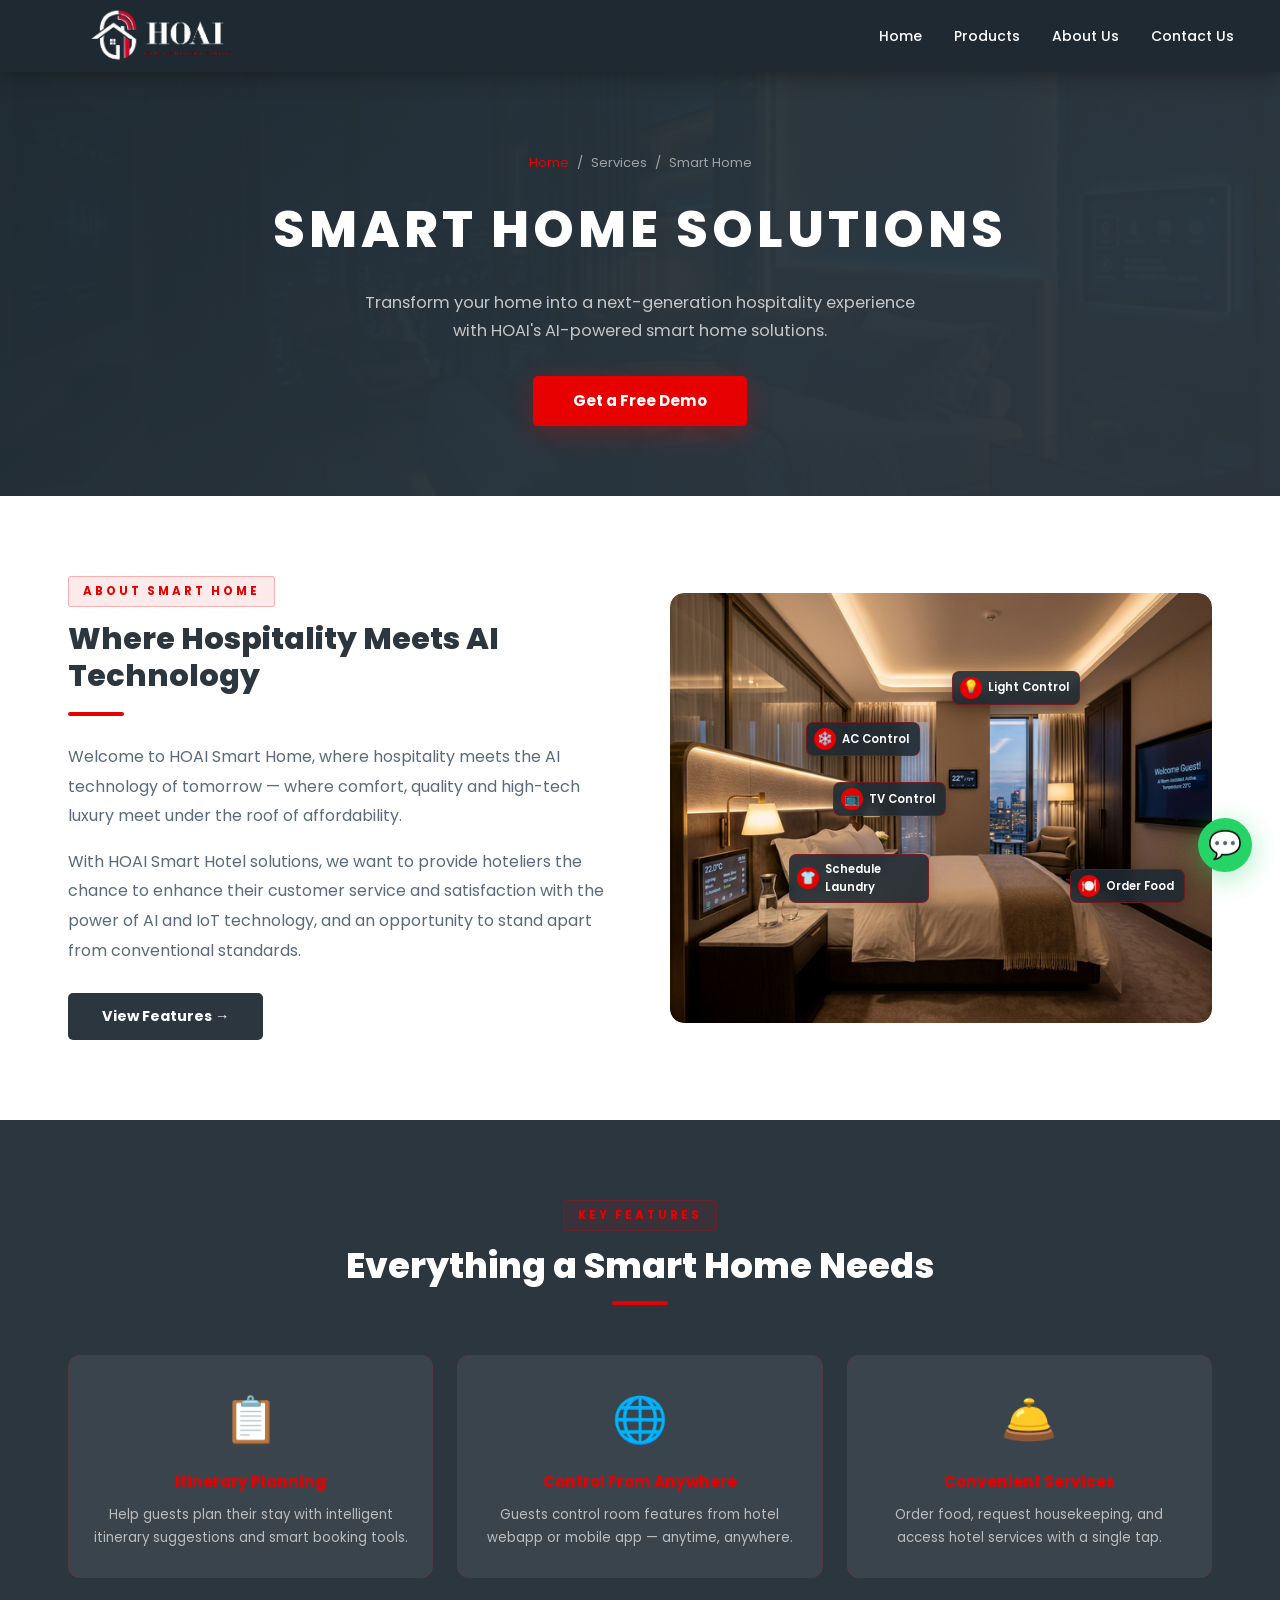
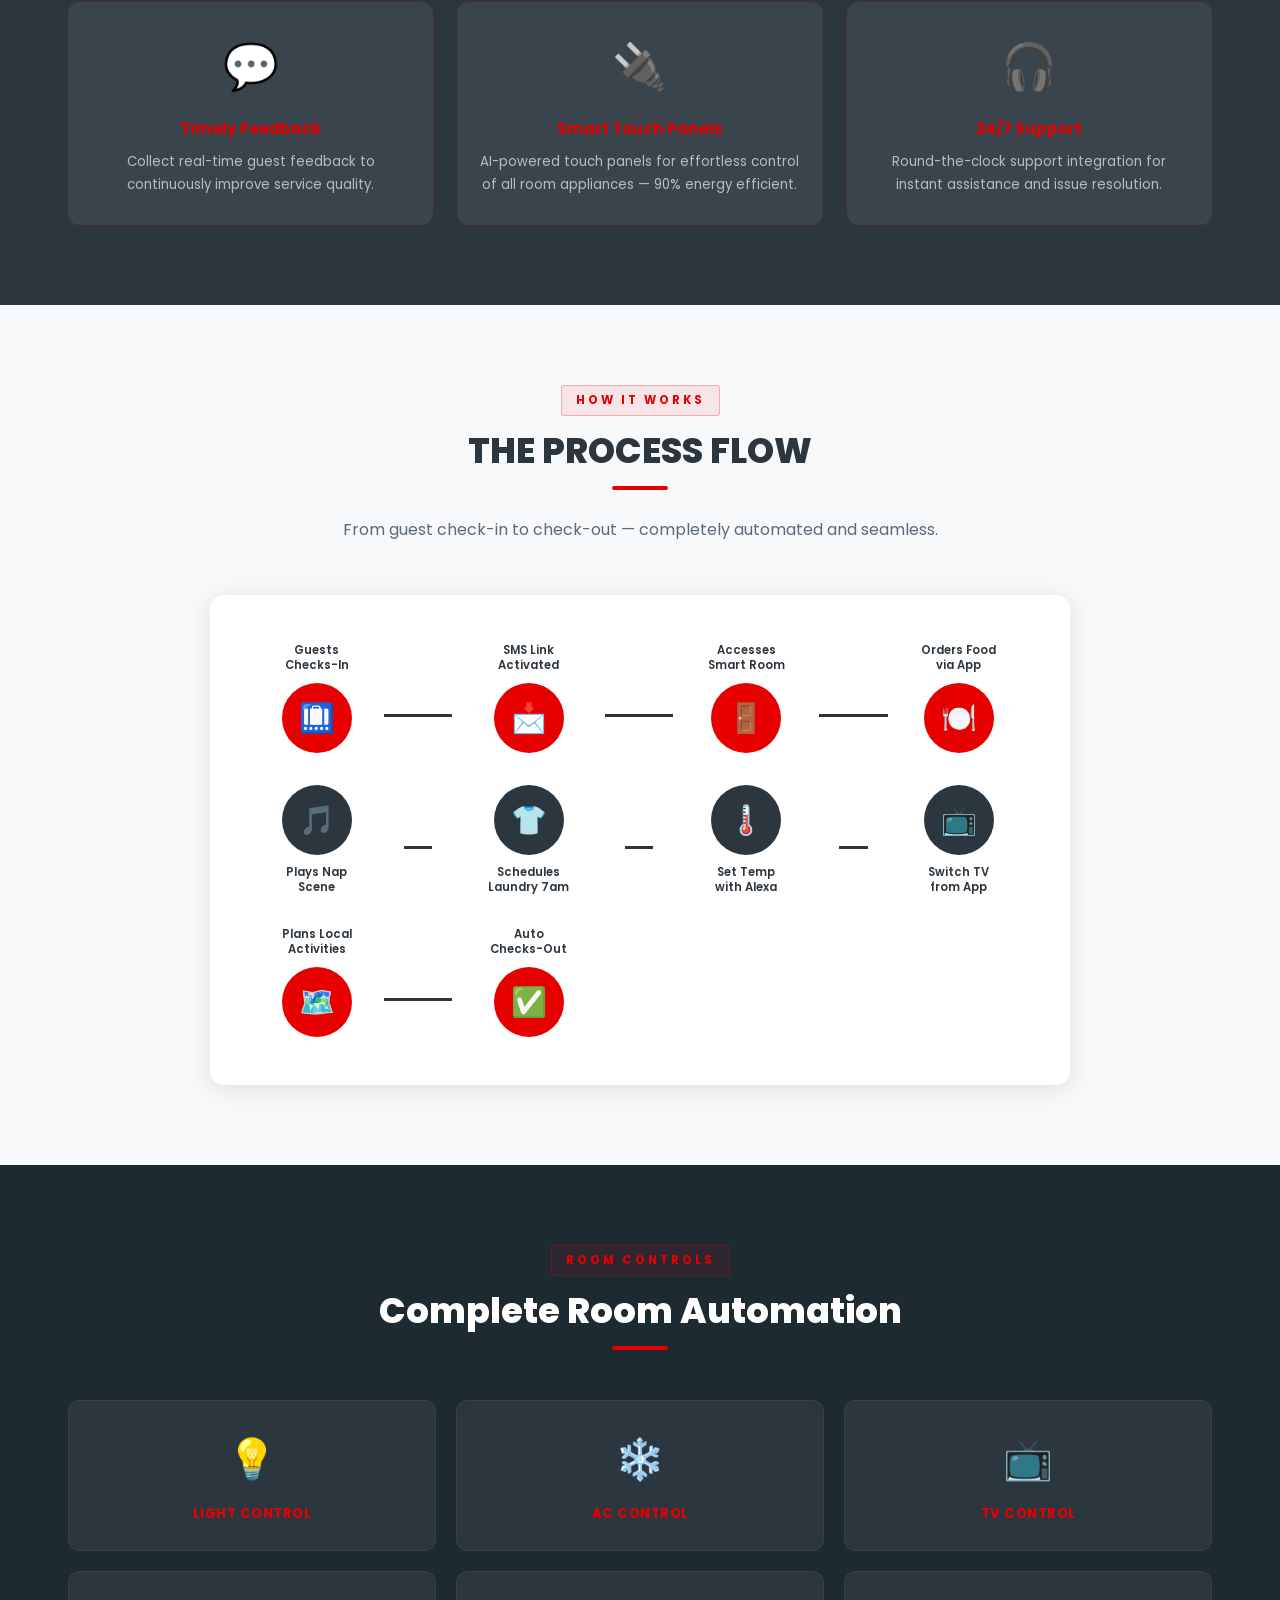
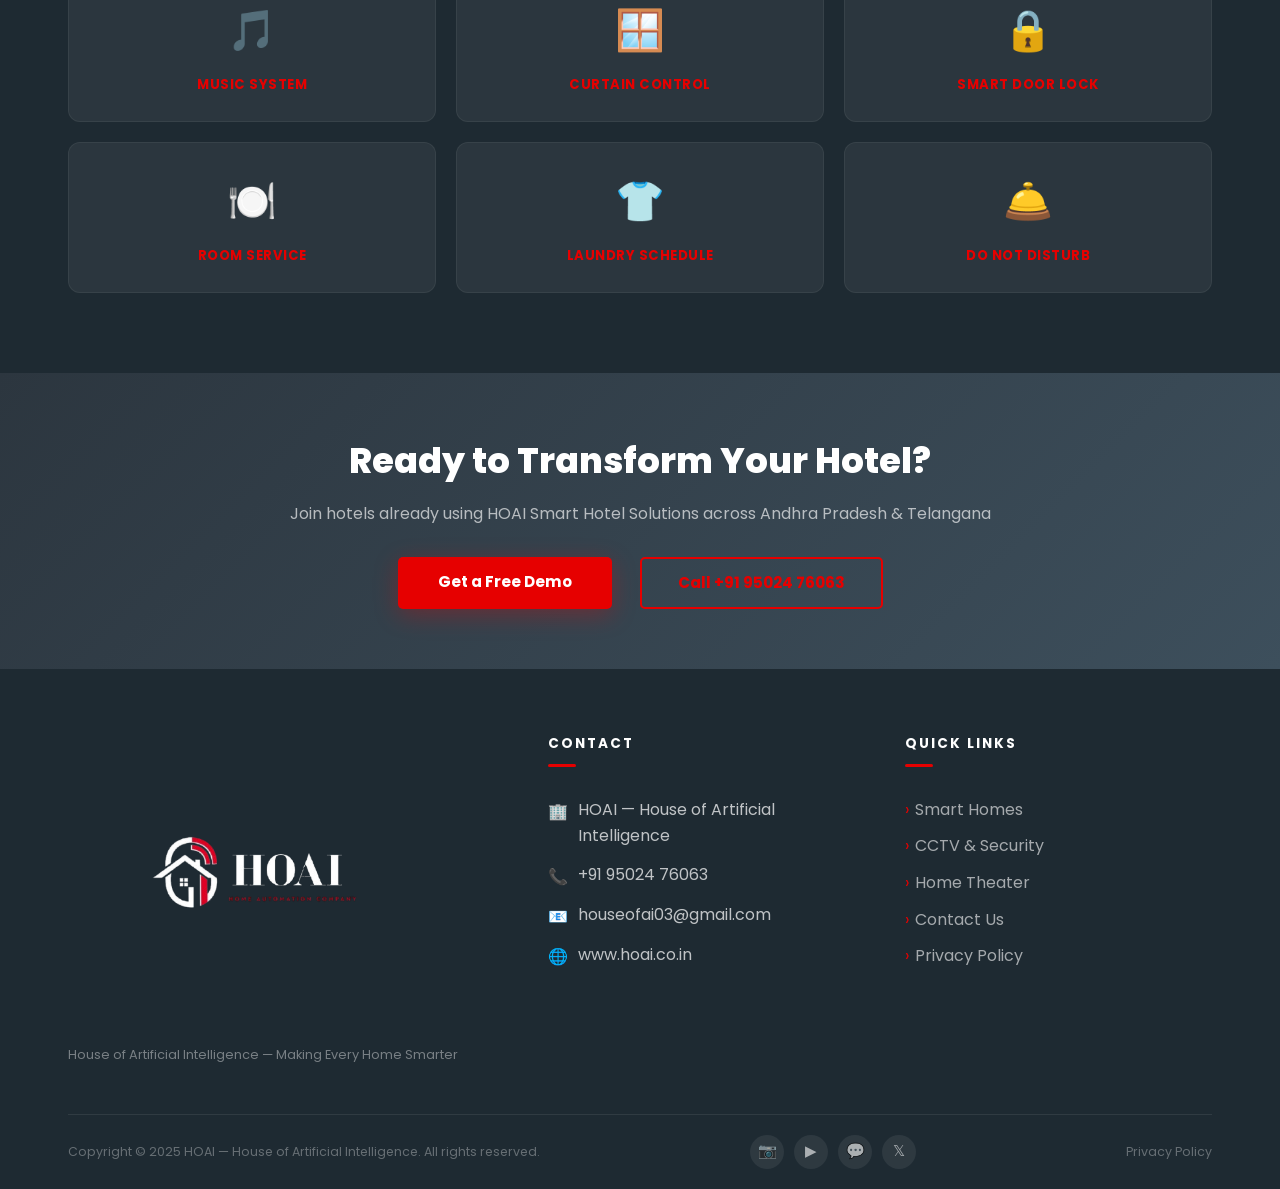
<file: smart-hotels.html>
<!DOCTYPE html>
<html lang="en">
<head>
  <meta charset="UTF-8" />
  <meta name="viewport" content="width=device-width, initial-scale=1.0" />
  <title>Smart Hotels — HOAI House of Artificial Intelligence</title>
  <link rel="stylesheet" href="css/style.css" />
  <link rel="stylesheet" href="css/components.css" />
  <link rel="stylesheet" href="css/pages.css" />
  <link rel="stylesheet" href="css/responsive.css" />
  <link rel="preconnect" href="https://fonts.googleapis.com" />
  <link rel="preconnect" href="https://fonts.gstatic.com" crossorigin />
  <link href="https://fonts.googleapis.com/css2?family=Poppins:wght@300;400;500;600;700;800&display=swap" rel="stylesheet" />
</head>
<body>

<!-- HEADER -->
<header class="site-header" id="site-header">
  <nav class="navbar">
    <div class="nav-logo">
      <a href="index.html">
        <img src="images/logo-dark.png" alt="HOAI" class="logo-img" />
        <span class="logo-text">HOAI</span>
      </a>
    </div>
    <button class="menu-toggle" id="menuToggle" aria-label="Toggle menu"><span></span><span></span><span></span></button>
    <ul class="nav-links" id="navLinks">
      <li><a href="index.html">Home</a></li>
      <li><a href="product.html">Products</a></li>
      <li><a href="about.html">About Us</a></li>
      <li><a href="contact.html">Contact Us</a></li>
    </ul>
  </nav>
</header>

<!-- PAGE HERO -->
<section class="page-hero">
  <div class="page-hero-bg" style="background-image:url('images/hero-hotels.jpg');"></div>
  <div class="page-hero-overlay"></div>
  <div class="container">
    <div class="page-hero-content">
      <div class="breadcrumb"><a href="index.html">Home</a><span>/</span><span>Services</span><span>/</span><span>Smart Home</span></div>
      <h1>SMART HOME SOLUTIONS</h1>
      <p>Transform your home into a next-generation hospitality experience with HOAI's AI-powered smart home solutions.</p>
      <a href="contact.html" class="btn-yellow">Get a Free Demo</a>
    </div>
  </div>
</section>

<!-- HOTEL INTRO -->
<section class="section">
  <div class="container">
    <div class="hotel-intro-grid">
      <div class="hotel-text reveal-left">
        <span class="section-label">About Smart Home</span>
        <h2 class="section-title">Where Hospitality Meets AI Technology</h2>
        <div class="divider"></div>
        <p>Welcome to HOAI Smart Home, where hospitality meets the AI technology of tomorrow — where comfort, quality and high-tech luxury meet under the roof of affordability.</p>
        <p>With HOAI Smart Hotel solutions, we want to provide hoteliers the chance to enhance their customer service and satisfaction with the power of AI and IoT technology, and an opportunity to stand apart from conventional standards.</p>
        <a href="contact.html" class="btn-primary hotel-cta-btn">View Features &rarr;</a>
      </div>
      <div class="hotel-room-wrap reveal-right">
        <img src="images/hotel-room.jpg" alt="Smart Hotel Room" class="hotel-room-img" />
        <div class="room-labels">
          <div class="room-label room-label-lt"><span class="rl-icon">💡</span> Light Control</div>
          <div class="room-label room-label-ac"><span class="rl-icon">❄️</span> AC Control</div>
          <div class="room-label room-label-tv"><span class="rl-icon">📺</span> TV Control</div>
          <div class="room-label room-label-lnd"><span class="rl-icon">👕</span> Schedule Laundry</div>
          <div class="room-label room-label-food"><span class="rl-icon">🍽️</span> Order Food</div>
        </div>
      </div>
    </div>
  </div>
</section>

<!-- FEATURES -->
<section class="section-navy">
  <div class="container">
    <div class="section-header-center reveal">
      <span class="section-label">Key Features</span>
      <h2 class="section-title white center">Everything a Smart Home Needs</h2>
      <div class="divider center"></div>
    </div>
    <div class="features-grid">
      <div class="feature-card reveal"><div class="feature-icon">📋</div><h3>Itinerary Planning</h3><p>Help guests plan their stay with intelligent itinerary suggestions and smart booking tools.</p></div>
      <div class="feature-card reveal"><div class="feature-icon">🌐</div><h3>Control From Anywhere</h3><p>Guests control room features from hotel webapp or mobile app — anytime, anywhere.</p></div>
      <div class="feature-card reveal"><div class="feature-icon">🛎️</div><h3>Convenient Services</h3><p>Order food, request housekeeping, and access hotel services with a single tap.</p></div>
      <div class="feature-card reveal"><div class="feature-icon">💬</div><h3>Timely Feedback</h3><p>Collect real-time guest feedback to continuously improve service quality.</p></div>
      <div class="feature-card reveal"><div class="feature-icon">🔌</div><h3>Smart Touch Panels</h3><p>AI-powered touch panels for effortless control of all room appliances — 90% energy efficient.</p></div>
      <div class="feature-card reveal"><div class="feature-icon">🎧</div><h3>24/7 Support</h3><p>Round-the-clock support integration for instant assistance and issue resolution.</p></div>
    </div>
  </div>
</section>

<!-- PROCESS FLOW -->
<section class="section-alt">
  <div class="container">
    <div class="section-header-center reveal">
      <span class="section-label">How It Works</span>
      <h2 class="section-title center">THE PROCESS FLOW</h2>
      <div class="divider center"></div>
      <p class="section-subtitle center">From guest check-in to check-out — completely automated and seamless.</p>
    </div>
    <div class="process-img-wrap reveal">
      <div class="process-flow-scroll">
        <table class="process-table">
          <tr>
            <td class="process-cell process-cell-top"><div class="process-label">Guests<br>Checks-In</div><div class="process-icon process-icon-primary">🛄</div></td>
            <td class="process-connector-cell process-connector-top"><div class="process-connector"></div></td>
            <td class="process-cell process-cell-top"><div class="process-label">SMS Link<br>Activated</div><div class="process-icon process-icon-primary">📩</div></td>
            <td class="process-connector-cell process-connector-top"><div class="process-connector"></div></td>
            <td class="process-cell process-cell-top"><div class="process-label">Accesses<br>Smart Room</div><div class="process-icon process-icon-primary">🚪</div></td>
            <td class="process-connector-cell process-connector-top"><div class="process-connector"></div></td>
            <td class="process-cell process-cell-top"><div class="process-label">Orders Food<br>via App</div><div class="process-icon process-icon-primary">🍽️</div></td>
          </tr>
          <tr><td colspan="7" class="process-gap"></td></tr>
          <tr>
            <td class="process-cell process-cell-bottom"><div class="process-icon process-icon-secondary">🎵</div><div class="process-label process-label-bottom">Plays Nap<br>Scene</div></td>
            <td class="process-connector-cell process-connector-bottom"><div class="process-connector"></div></td>
            <td class="process-cell process-cell-bottom"><div class="process-icon process-icon-secondary">👕</div><div class="process-label process-label-bottom">Schedules<br>Laundry 7am</div></td>
            <td class="process-connector-cell process-connector-bottom"><div class="process-connector"></div></td>
            <td class="process-cell process-cell-bottom"><div class="process-icon process-icon-secondary">🌡️</div><div class="process-label process-label-bottom">Set Temp<br>with Alexa</div></td>
            <td class="process-connector-cell process-connector-bottom"><div class="process-connector"></div></td>
            <td class="process-cell process-cell-bottom"><div class="process-icon process-icon-secondary">📺</div><div class="process-label process-label-bottom">Switch TV<br>from App</div></td>
          </tr>
          <tr><td colspan="7" class="process-gap"></td></tr>
          <tr>
            <td class="process-cell process-cell-top"><div class="process-label">Plans Local<br>Activities</div><div class="process-icon process-icon-primary">🗺️</div></td>
            <td class="process-connector-cell process-connector-top"><div class="process-connector"></div></td>
            <td class="process-cell process-cell-top"><div class="process-label">Auto<br>Checks-Out</div><div class="process-icon process-icon-primary">✅</div></td>
            <td colspan="4"></td>
          </tr>
        </table>
      </div>
    </div>
  </div>
</section>

<!-- ROOM CONTROLS -->
<section class="section-dark">
  <div class="container">
    <div class="section-header-center reveal">
      <span class="section-label">Room Controls</span>
      <h2 class="section-title white center">Complete Room Automation</h2>
      <div class="divider center"></div>
    </div>
    <div class="icons-grid">
      <div class="icon-card reveal"><span class="ico">💡</span><h4>Light Control</h4></div>
      <div class="icon-card reveal"><span class="ico">❄️</span><h4>AC Control</h4></div>
      <div class="icon-card reveal"><span class="ico">📺</span><h4>TV Control</h4></div>
      <div class="icon-card reveal"><span class="ico">🎵</span><h4>Music System</h4></div>
      <div class="icon-card reveal"><span class="ico">🪟</span><h4>Curtain Control</h4></div>
      <div class="icon-card reveal"><span class="ico">🔒</span><h4>Smart Door Lock</h4></div>
      <div class="icon-card reveal"><span class="ico">🍽️</span><h4>Room Service</h4></div>
      <div class="icon-card reveal"><span class="ico">👕</span><h4>Laundry Schedule</h4></div>
      <div class="icon-card reveal"><span class="ico">🛎️</span><h4>Do Not Disturb</h4></div>
    </div>
  </div>
</section>

<!-- CTA -->
<section class="cta-banner">
  <div class="container">
    <h2>Ready to Transform Your Hotel?</h2>
    <p>Join hotels already using HOAI Smart Hotel Solutions across Andhra Pradesh &amp; Telangana</p>
    <div class="cta-btns">
      <a href="contact.html" class="btn-yellow">Get a Free Demo</a>
      <a href="tel:+919502476063" class="btn-outline">Call +91 95024 76063</a>
    </div>
  </div>
</section>

<!-- FOOTER -->
<footer class="site-footer">
  <div class="container">
    <div class="footer-grid">
      <div class="footer-brand">
        <img src="images/logo-footer.png" alt="HOAI" class="footer-logo" />
        <span class="footer-logo-text">HOAI</span>
        <p class="footer-tagline">House of Artificial Intelligence — Making Every Home Smarter</p>
      </div>
      <div class="footer-contact">
        <h4>Contact</h4>
        <div class="footer-contact-item"><span class="ico">🏢</span>HOAI — House of Artificial Intelligence</div>
        <div class="footer-contact-item"><span class="ico">📞</span><a href="tel:+919502476063">+91 95024 76063</a></div>
        <div class="footer-contact-item"><span class="ico">📧</span><a href="mailto:houseofai03@gmail.com">houseofai03@gmail.com</a></div>
        <div class="footer-contact-item"><span class="ico">🌐</span><a href="http://www.hoai.co.in" target="_blank">www.hoai.co.in</a></div>
      </div>
      <div class="footer-links">
        <h4>Quick Links</h4>
        <ul>
          <li><a href="smart-hotels.html">Smart Homes</a></li>
          <li><a href="cctv-security.html">CCTV &amp; Security</a></li>
          <li><a href="home-theater.html">Home Theater</a></li>
          <li><a href="contact.html">Contact Us</a></li>
          <li><a href="#">Privacy Policy</a></li>
        </ul>
      </div>
    </div>
    <div class="footer-bottom">
      <p>Copyright &copy; 2025 HOAI — House of Artificial Intelligence. All rights reserved.</p>
      <div class="footer-social">
        <a href="#" title="Instagram">&#x1F4F7;</a>
        <a href="#" title="YouTube">&#x25B6;</a>
        <a href="https://wa.me/919502476063" title="WhatsApp">&#x1F4AC;</a>
        <a href="#" title="Twitter">&#x1D54F;</a>
      </div>
      <a href="#">Privacy Policy</a>
    </div>
  </div>
</footer>

<a href="https://wa.me/919502476063" class="whatsapp-btn" target="_blank" title="Chat on WhatsApp">&#x1F4AC;</a>
<button class="scroll-top" title="Back to top">&#8679;</button>

<script src="js/nav.js"></script>
<script src="js/slider.js"></script>
<script src="js/animations.js"></script>
<script src="js/forms.js"></script>
<script src="js/script.js"></script>
 
</body>
</html>
</file>
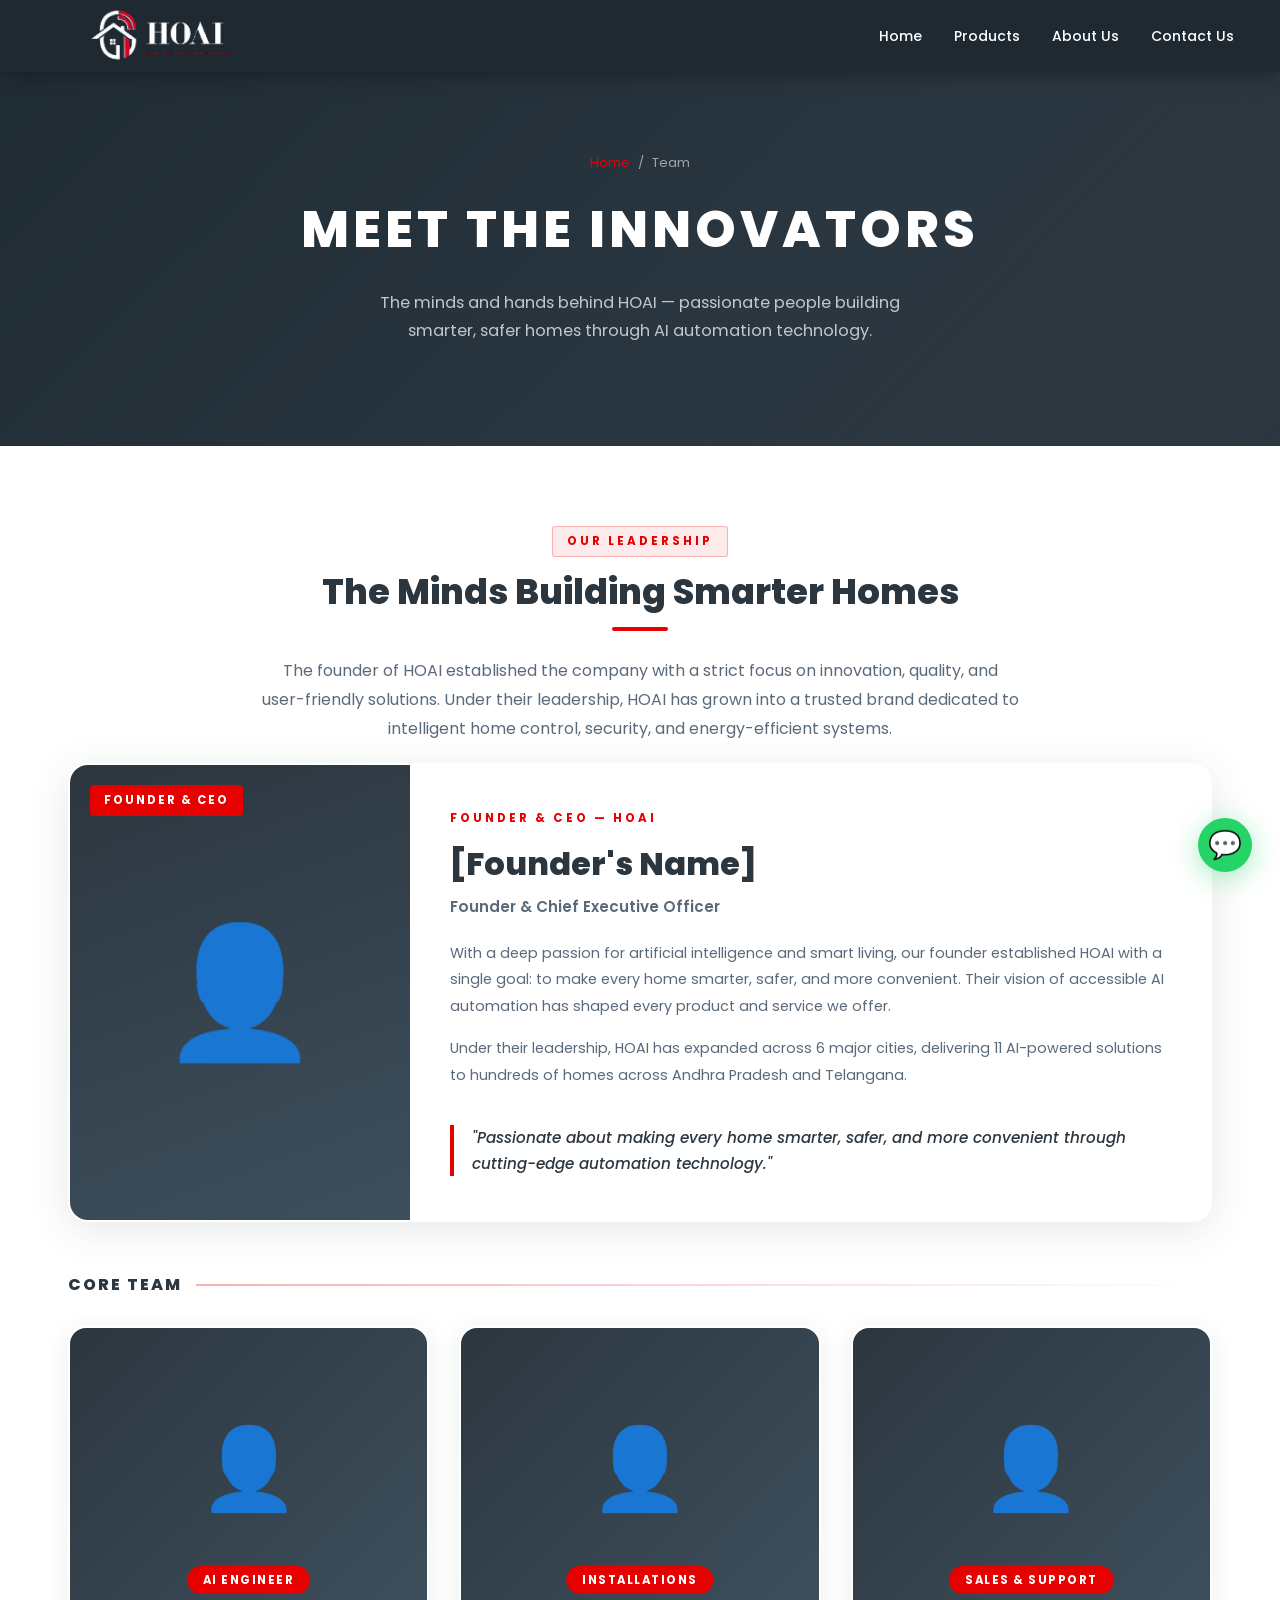
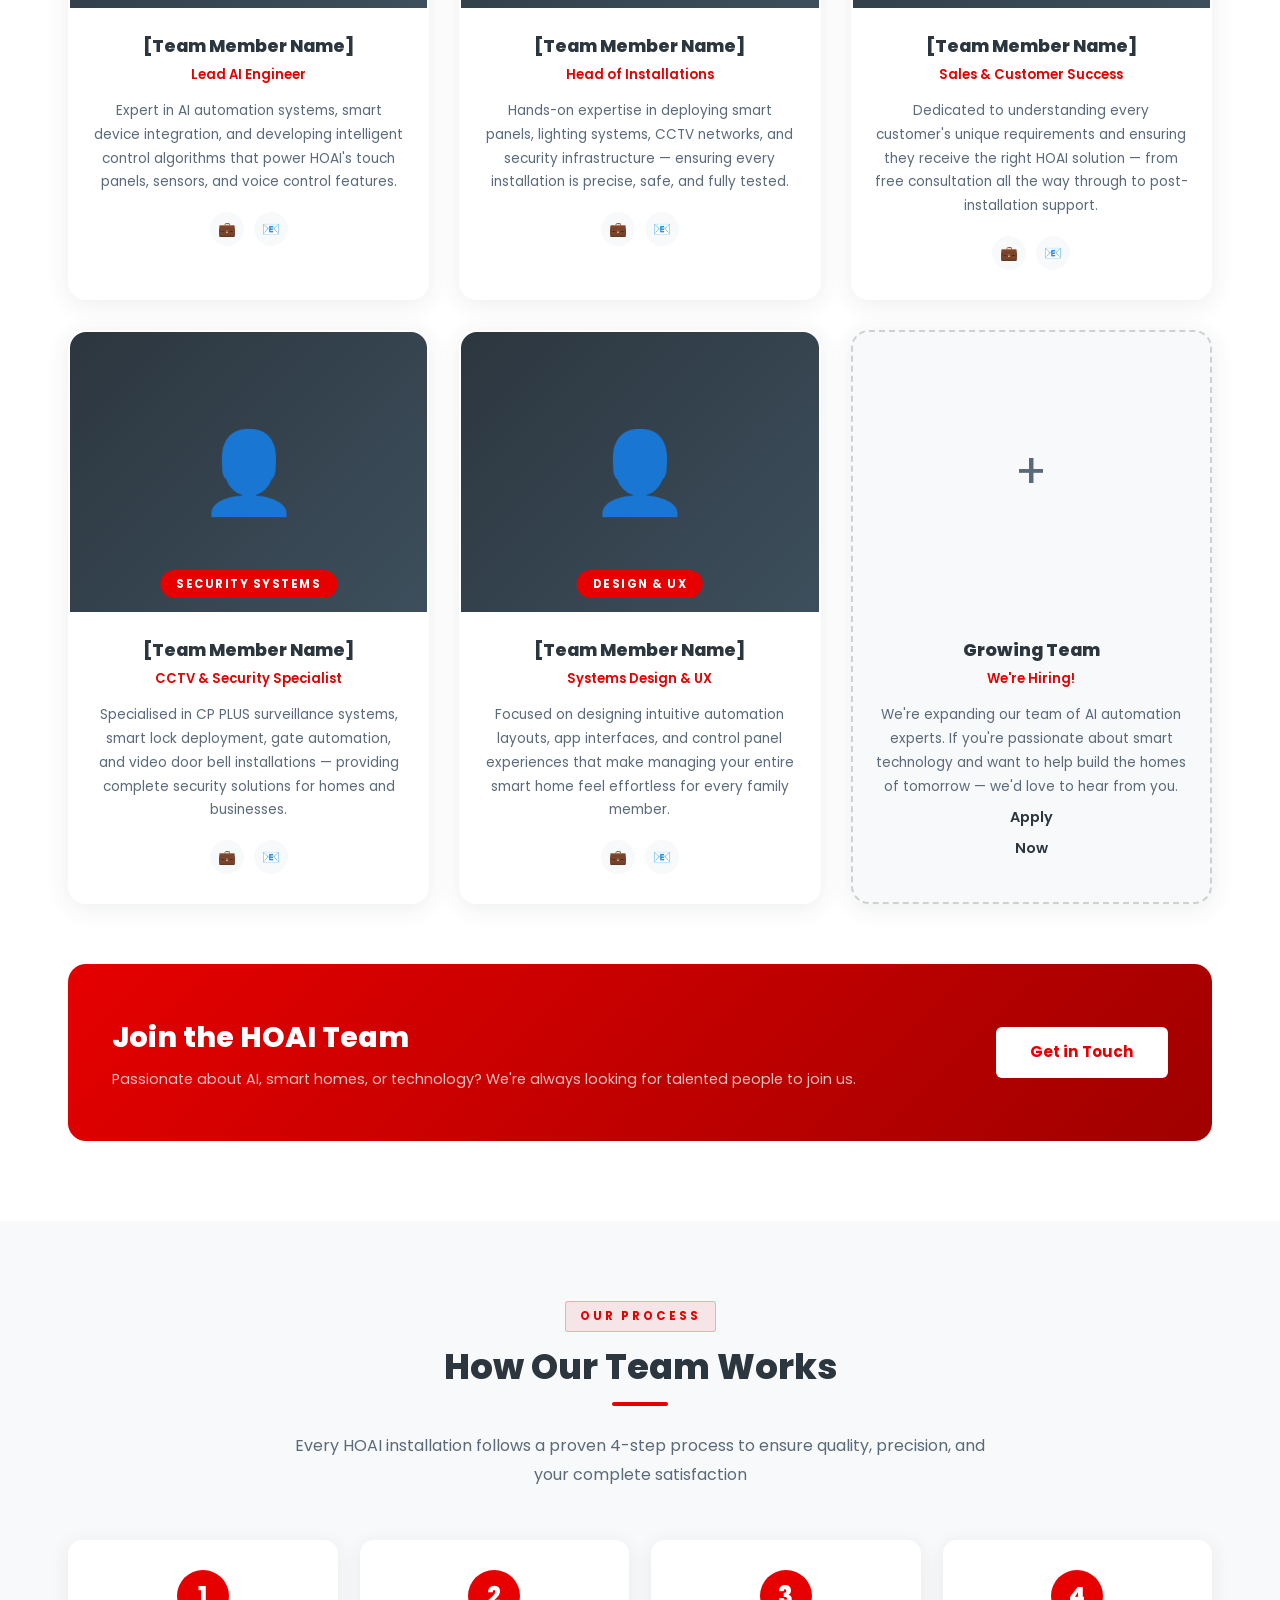
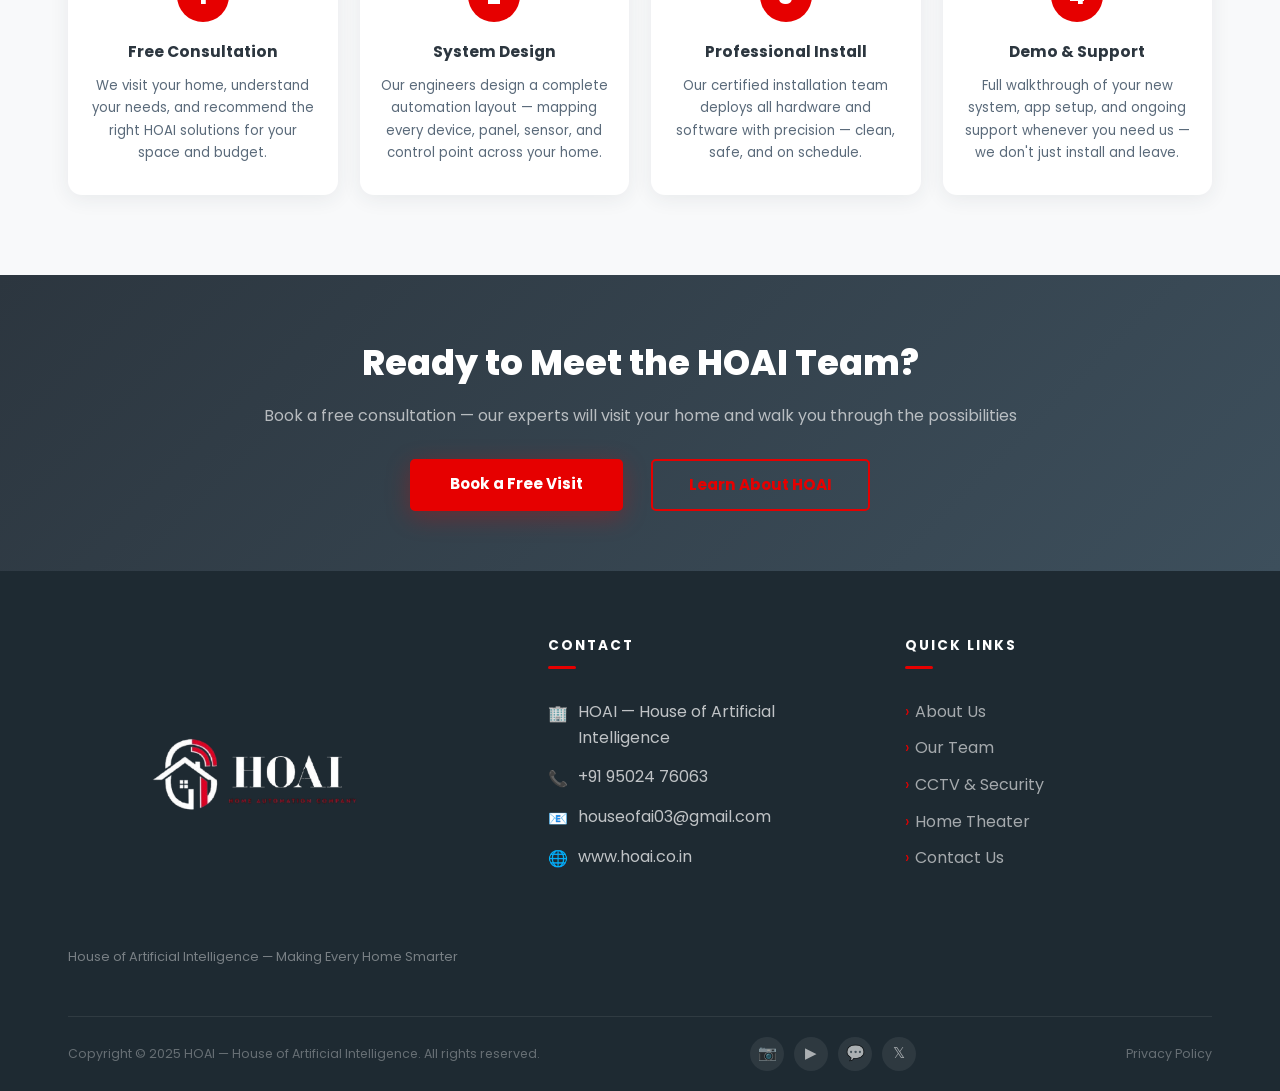
<file: team.html>
<!DOCTYPE html>
<html lang="en">
<head>
  <meta charset="UTF-8" />
  <meta name="viewport" content="width=device-width, initial-scale=1.0" />
  <title>Our Team — HOAI House of Artificial Intelligence</title>
  <link rel="stylesheet" href="css/style.css" />
  <link rel="stylesheet" href="css/components.css" />
  <link rel="stylesheet" href="css/pages.css" />
  <link rel="stylesheet" href="css/responsive.css" />
  <link rel="preconnect" href="https://fonts.googleapis.com" />
  <link rel="preconnect" href="https://fonts.gstatic.com" crossorigin />
  <link href="https://fonts.googleapis.com/css2?family=Poppins:wght@300;400;500;600;700;800&display=swap" rel="stylesheet" />
</head>
<body>

  <!-- HEADER -->
  <header class="site-header" id="site-header">
    <nav class="navbar">
      <div class="nav-logo">
        <a href="index.html">
          <img src="images/logo-dark.png" alt="HOAI" class="logo-img" />
          <span class="logo-text">HOAI</span>
        </a>
      </div>
      <button class="menu-toggle" id="menuToggle" aria-label="Toggle menu"><span></span><span></span><span></span></button>
      <ul class="nav-links" id="navLinks">
        <li><a href="index.html">Home</a></li>
        <li><a href="product.html">Products</a></li>
        <li><a href="about.html">About Us</a></li>
        <li><a href="contact.html">Contact Us</a></li>
      </ul>
    </nav>
  </header>

  <!-- PAGE HERO -->
  <section class="page-hero">
    <div class="page-hero-overlay"></div>
    <div class="container">
      <div class="page-hero-content">
        <div class="breadcrumb"><a href="index.html">Home</a><span>/</span><span>Team</span></div>
        <h1>Meet the Innovators</h1>
        <p>The minds and hands behind HOAI — passionate people building smarter, safer homes through AI automation technology.</p>
      </div>
    </div>
  </section>

  <!-- FOUNDER SECTION -->
  <section class="section">
    <div class="container">

      <div class="team-intro reveal">
        <span class="section-label">Our Leadership</span>
        <h2 class="section-title center">The Minds Building Smarter Homes</h2>
        <div class="divider center"></div>
        <p class="team-intro-text">The founder of HOAI established the company with a strict focus on innovation, quality, and user-friendly solutions. Under their leadership, HOAI has grown into a trusted brand dedicated to intelligent home control, security, and energy-efficient systems.</p>
      </div>

      <!-- FOUNDER CARD -->
      <div class="founder-card reveal">
        <div class="founder-card-img">
          <div class="founder-badge">Founder &amp; CEO</div>
          <!-- Replace with: <img src="images/founder.jpg" alt="Founder Name" /> -->
          <span>👤</span>
        </div>
        <div class="founder-card-body">
          <span class="tag">Founder &amp; CEO — HOAI</span>
          <h2>[Founder's Name]</h2>
          <span class="role">Founder &amp; Chief Executive Officer</span>
          <p>With a deep passion for artificial intelligence and smart living, our founder established HOAI with a single goal: to make every home smarter, safer, and more convenient. Their vision of accessible AI automation has shaped every product and service we offer.</p>
          <p>Under their leadership, HOAI has expanded across 6 major cities, delivering 11 AI-powered solutions to hundreds of homes across Andhra Pradesh and Telangana.</p>
          <blockquote>"Passionate about making every home smarter, safer, and more convenient through cutting-edge automation technology."</blockquote>
        </div>
      </div>

      <!-- TEAM DEPT LABEL -->
      <div class="dept-label"><span>Core Team</span></div>

      <!-- TEAM GRID -->
      <div class="team-grid">
        <div class="team-card reveal">
          <div class="team-card-img">
            <div class="team-card-img-placeholder">👤</div>
            <span class="team-role-badge">AI Engineer</span>
          </div>
          <div class="team-card-body">
            <h3>[Team Member Name]</h3>
            <span class="role">Lead AI Engineer</span>
            <p>Expert in AI automation systems, smart device integration, and developing intelligent control algorithms that power HOAI's touch panels, sensors, and voice control features.</p>
            <div class="team-social"><a href="#" title="LinkedIn">💼</a><a href="#" title="Email">📧</a></div>
          </div>
        </div>
        <div class="team-card reveal">
          <div class="team-card-img">
            <div class="team-card-img-placeholder">👤</div>
            <span class="team-role-badge">Installations</span>
          </div>
          <div class="team-card-body">
            <h3>[Team Member Name]</h3>
            <span class="role">Head of Installations</span>
            <p>Hands-on expertise in deploying smart panels, lighting systems, CCTV networks, and security infrastructure — ensuring every installation is precise, safe, and fully tested.</p>
            <div class="team-social"><a href="#" title="LinkedIn">💼</a><a href="#" title="Email">📧</a></div>
          </div>
        </div>
        <div class="team-card reveal">
          <div class="team-card-img">
            <div class="team-card-img-placeholder">👤</div>
            <span class="team-role-badge">Sales &amp; Support</span>
          </div>
          <div class="team-card-body">
            <h3>[Team Member Name]</h3>
            <span class="role">Sales &amp; Customer Success</span>
            <p>Dedicated to understanding every customer's unique requirements and ensuring they receive the right HOAI solution — from free consultation all the way through to post-installation support.</p>
            <div class="team-social"><a href="#" title="LinkedIn">💼</a><a href="#" title="Email">📧</a></div>
          </div>
        </div>
        <div class="team-card reveal">
          <div class="team-card-img">
            <div class="team-card-img-placeholder">👤</div>
            <span class="team-role-badge">Security Systems</span>
          </div>
          <div class="team-card-body">
            <h3>[Team Member Name]</h3>
            <span class="role">CCTV &amp; Security Specialist</span>
            <p>Specialised in CP PLUS surveillance systems, smart lock deployment, gate automation, and video door bell installations — providing complete security solutions for homes and businesses.</p>
            <div class="team-social"><a href="#" title="LinkedIn">💼</a><a href="#" title="Email">📧</a></div>
          </div>
        </div>
        <div class="team-card reveal">
          <div class="team-card-img">
            <div class="team-card-img-placeholder">👤</div>
            <span class="team-role-badge">Design &amp; UX</span>
          </div>
          <div class="team-card-body">
            <h3>[Team Member Name]</h3>
            <span class="role">Systems Design &amp; UX</span>
            <p>Focused on designing intuitive automation layouts, app interfaces, and control panel experiences that make managing your entire smart home feel effortless for every family member.</p>
            <div class="team-social"><a href="#" title="LinkedIn">💼</a><a href="#" title="Email">📧</a></div>
          </div>
        </div>
        <!-- Hiring Placeholder -->
        <div class="team-card team-card-hiring reveal">
          <div class="team-card-img team-card-img-light">
            <div class="team-card-img-placeholder team-card-img-placeholder-plus">+</div>
          </div>
          <div class="team-card-body">
            <h3 class="team-card-hiring-title">Growing Team</h3>
            <span class="role team-card-hiring-role">We're Hiring!</span>
            <p class="team-card-hiring-text">We're expanding our team of AI automation experts. If you're passionate about smart technology and want to help build the homes of tomorrow — we'd love to hear from you.</p>
            <div class="team-social">
              <a href="contact.html" title="Apply" class="btn-apply">Apply Now</a>
            </div>
          </div>
        </div>
      </div>

      <!-- JOIN BANNER -->
      <div class="join-banner reveal">
        <div>
          <h3>Join the HOAI Team</h3>
          <p>Passionate about AI, smart homes, or technology? We're always looking for talented people to join us.</p>
        </div>
        <a href="contact.html" class="btn-white">Get in Touch</a>
      </div>

    </div>
  </section>

  <!-- HOW WE WORK -->
  <section class="section-alt">
    <div class="container">
      <div class="section-header-center reveal">
        <span class="section-label">Our Process</span>
        <h2 class="section-title center">How Our Team Works</h2>
        <div class="divider center"></div>
        <p class="section-subtitle center">Every HOAI installation follows a proven 4-step process to ensure quality, precision, and your complete satisfaction</p>
      </div>
      <div class="process-steps-grid reveal">
        <div class="process-step">
          <div class="process-step-num">1</div>
          <h4>Free Consultation</h4>
          <p>We visit your home, understand your needs, and recommend the right HOAI solutions for your space and budget.</p>
        </div>
        <div class="process-step">
          <div class="process-step-num">2</div>
          <h4>System Design</h4>
          <p>Our engineers design a complete automation layout — mapping every device, panel, sensor, and control point across your home.</p>
        </div>
        <div class="process-step">
          <div class="process-step-num">3</div>
          <h4>Professional Install</h4>
          <p>Our certified installation team deploys all hardware and software with precision — clean, safe, and on schedule.</p>
        </div>
        <div class="process-step">
          <div class="process-step-num">4</div>
          <h4>Demo &amp; Support</h4>
          <p>Full walkthrough of your new system, app setup, and ongoing support whenever you need us — we don't just install and leave.</p>
        </div>
      </div>
    </div>
  </section>

  <!-- CTA -->
  <section class="cta-banner">
    <div class="container">
      <h2>Ready to Meet the HOAI Team?</h2>
      <p>Book a free consultation — our experts will visit your home and walk you through the possibilities</p>
      <div class="cta-btns">
        <a href="contact.html" class="btn-yellow">Book a Free Visit</a>
        <a href="about.html" class="btn-outline">Learn About HOAI</a>
      </div>
    </div>
  </section>

  <!-- FOOTER -->
  <footer class="site-footer">
    <div class="container">
      <div class="footer-grid">
        <div class="footer-brand">
          <img src="images/logo-footer.png" alt="HOAI" class="footer-logo" />
          <span class="footer-logo-text">HOAI</span>
          <p class="footer-tagline">House of Artificial Intelligence — Making Every Home Smarter</p>
        </div>
        <div class="footer-contact">
          <h4>Contact</h4>
          <div class="footer-contact-item"><span class="ico">🏢</span>HOAI — House of Artificial Intelligence</div>
          <div class="footer-contact-item"><span class="ico">📞</span><a href="tel:+919502476063">+91 95024 76063</a></div>
          <div class="footer-contact-item"><span class="ico">📧</span><a href="mailto:houseofai03@gmail.com">houseofai03@gmail.com</a></div>
          <div class="footer-contact-item"><span class="ico">🌐</span><a href="http://www.hoai.co.in" target="_blank">www.hoai.co.in</a></div>
        </div>
        <div class="footer-links">
          <h4>Quick Links</h4>
          <ul>
            <li><a href="about.html">About Us</a></li>
            <li><a href="team.html">Our Team</a></li>
            <li><a href="cctv-security.html">CCTV &amp; Security</a></li>
            <li><a href="home-theater.html">Home Theater</a></li>
            <li><a href="contact.html">Contact Us</a></li>
          </ul>
        </div>
      </div>
      <div class="footer-bottom">
        <p>Copyright &copy; 2025 HOAI — House of Artificial Intelligence. All rights reserved.</p>
        <div class="footer-social">
          <a href="#" title="Instagram">&#x1F4F7;</a>
          <a href="#" title="YouTube">&#x25B6;</a>
          <a href="https://wa.me/919502476063" title="WhatsApp">&#x1F4AC;</a>
          <a href="#" title="Twitter">&#x1D54F;</a>
        </div>
        <a href="#">Privacy Policy</a>
      </div>
    </div>
  </footer>

  <a href="https://wa.me/919502476063" class="whatsapp-btn" target="_blank" title="Chat on WhatsApp">&#x1F4AC;</a>
  <button class="scroll-top" title="Back to top">&#8679;</button>

  <script src="js/nav.js"></script>
  <script src="js/slider.js"></script>
  <script src="js/animations.js"></script>
  <script src="js/forms.js"></script>
  <script src="js/script.js"></script>
  
</body>
</html>
</file>
<file: css/style.css>
/* ===================================================
   HOAI — House of Artificial Intelligence
   Clean Tech: Red #E60000 | Dark #2C363F | BG #F8F9FA
   =================================================== */

:root {
  --primary: #E60000;
  --primary-dark: #C00000;
  --secondary: #2C363F;
  --secondary-mid: #3d4f5c;
  --white: #ffffff;
  --light: #F8F9FA;
  --text: #111111;
  --text-muted: #5a6a7a;
  --footer-bg: #1e2a32;
  --shadow: 0 4px 24px rgba(44, 54, 63, 0.13);
  --radius: 10px;
  --font: 'Poppins', sans-serif;
  --transition: all 0.3s ease;
}

*,
*::before,
*::after {
  box-sizing: border-box;
  margin: 0;
  padding: 0
}

html {
  scroll-behavior: smooth;
  overflow-x: clip;
  width: 100%
}

body {
  font-family: var(--font);
  color: var(--text);
  background: var(--white);
  line-height: 1.6;
  width: 100%;
  position: relative
}

img {
  max-width: 100%;
  display: block
}

a {
  text-decoration: none;
  color: inherit
}

ul {
  list-style: none
}

* {
  max-width: 100%;
  box-sizing: border-box
}

section,
footer,
header {
  overflow-x: clip
}

.container {
  max-width: 1200px;
  margin: 0 auto;
  padding: 0 28px
}

/* ===== HEADER ===== */
.site-header {
  position: fixed;
  top: 0;
  left: 0;
  width: 100%;
  z-index: 9999;
  background: rgba(30, 42, 50, 0.97);
  backdrop-filter: blur(10px);
  transition: var(--transition);
  box-shadow: 0 2px 20px rgba(0, 0, 0, 0.35)
}

.site-header.scrolled {
  background: var(--secondary)
}

.navbar {
  display: flex;
  align-items: center;
  justify-content: space-between;
  padding: 0 32px;
  height: 72px;
  max-width: 1400px;
  margin: 0 auto
}

.nav-logo a {
  display: flex;
  align-items: center;
  gap: 10px
}

.logo-img {
  padding-top: 21px ;
  height: 300px;
  width: 300px;
  object-fit: contain;
}

.logo-text {
  font-size: 1.3rem;
  font-weight: 800;
  color: var(--primary);
  letter-spacing: 2px;
  display: none
}

.nav-links {
  display: flex;
  align-items: center;
  gap: 4px
}

.nav-links>li {
  position: relative
}

.nav-links>li>a {
  display: flex;
  align-items: center;
  gap: 5px;
  color: var(--white);
  font-size: .875rem;
  font-weight: 500;
  padding: 8px 14px;
  border-radius: 5px;
  transition: var(--transition);
  white-space: nowrap
}

.nav-links>li>a:hover,
.nav-links>li>a.active {
  color: var(--primary)
}

.nav-links .arrow {
  font-size: .55rem;
  transition: transform .3s
}

@media(min-width:992px) {
  .nav-links .has-dropdown:hover .arrow {
    transform: rotate(180deg)
  }
}

.has-dropdown.open>a .arrow {
  transform: rotate(180deg)
}

.dropdown {
  position: absolute;
  top: calc(100% + 6px);
  left: 0;
  background: var(--secondary);
  min-width: 210px;
  border-radius: var(--radius);
  box-shadow: 0 12px 40px rgba(0, 0, 0, .45);
  opacity: 0;
  visibility: hidden;
  transform: translateY(-10px);
  transition: var(--transition);
  z-index: 200;
  border-top: 3px solid var(--primary)
}

.has-dropdown:hover .dropdown {
  opacity: 1;
  visibility: visible;
  transform: translateY(0)
}

.dropdown li a {
  display: block;
  padding: 12px 22px;
  color: rgba(255, 255, 255, .8);
  font-size: .85rem;
  transition: var(--transition);
  border-bottom: 1px solid rgba(255, 255, 255, .05)
}

.dropdown li:last-child a {
  border-bottom: none
}

.dropdown li a:hover {
  color: var(--primary);
  background: rgba(230, 0, 0, .08);
  padding-left: 28px
}


.menu-toggle {
  display: none;
  flex-direction: column;
  gap: 5px;
  background: none;
  border: none;
  cursor: pointer;
  padding: 6px;
  position: relative;
  z-index: 10000;
  pointer-events: all;
  flex-shrink: 0
}

.menu-toggle span {
  display: block;
  width: 26px;
  height: 2px;
  background: var(--white);
  border-radius: 2px;
  transition: var(--transition)
}

.menu-toggle.open span:nth-child(1) {
  transform: translateY(7px) rotate(45deg)
}

.menu-toggle.open span:nth-child(2) {
  opacity: 0;
  transform: scaleX(0)
}

.menu-toggle.open span:nth-child(3) {
  transform: translateY(-7px) rotate(-45deg)
}

/* ===== HERO SLIDER ===== */
.hero-slider {
  position: relative;
  width: 100%;
  max-width: 100%;
  height: 100vh;
  min-height: 560px;
  overflow: hidden
}

.slider-wrapper {
  position: relative;
  width: 100%;
  height: 100%
}

.slide {
  position: absolute;
  inset: 0;
  background-size: cover;
  background-position: center;
  opacity: 0;
  transition: opacity .9s ease
}

.slide:nth-child(1) {
  background: linear-gradient(135deg, #1e2a32 0%, #2C363F 50%, #3d4f5c 100%)
}

.slide:nth-child(2) {
  background: linear-gradient(135deg, #1a0000 0%, #3a0000 50%, #2C363F 100%)
}

.slide:nth-child(3) {
  background: linear-gradient(135deg, #111 0%, #2C363F 50%, #1e2a32 100%)
}

.slide:nth-child(4) {
  background: linear-gradient(135deg, #1e2a32 0%, #2a0000 50%, #3d4f5c 100%)
}

.slide.active {
  opacity: 1;
  z-index: 1
}

.slide-overlay {
  position: absolute;
  inset: 0;
  background: linear-gradient(135deg, rgba(0, 0, 0, .55) 0%, rgba(0, 0, 0, .25) 60%, transparent 100%)
}

.slide::before {
  content: '';
  position: absolute;
  inset: 0;
  z-index: 0;
  background: radial-gradient(ellipse at 18% 60%, rgba(230, 0, 0, .08) 0%, transparent 55%)
}

.slide-content {
  position: absolute;
  bottom: 27%;
  left: 8%;
  z-index: 2;
  color: var(--white);
  opacity: 1 !important;
  transform: none !important
}

.slide.active .slide-content {
  animation: slideUp .8s ease both
}

@keyframes slideUp {
  from {
    opacity: 0;
    transform: translateY(35px)
  }

  to {
    opacity: 1;
    transform: translateY(0)
  }
}

.slide-content .tag {
  display: inline-block;
  background: var(--primary);
  color: var(--white);
  font-size: .72rem;
  font-weight: 700;
  letter-spacing: 3px;
  text-transform: uppercase;
  padding: 5px 16px;
  border-radius: 3px;
  margin-bottom: 14px
}

.slide-content h1 {
  font-size: clamp(1.1rem, 2vw, 1.6rem);
  font-weight: 400;
  letter-spacing: 6px;
  text-transform: uppercase;
  opacity: .72;
  margin-bottom: 6px
}

.slide-content h2 {
  font-size: clamp(2.4rem, 5.5vw, 4.5rem);
  font-weight: 800;
  letter-spacing: 5px;
  text-transform: uppercase;
  line-height: 1.1;
  margin-bottom: 32px
}

.slide-content h2 span {
  color: var(--primary)
}

.btn-hero {
  display: inline-block;
  background: var(--primary);
  color: var(--white);
  padding: 14px 42px;
  font-size: .95rem;
  font-weight: 700;
  border-radius: 5px;
  transition: var(--transition);
  box-shadow: 0 6px 24px rgba(230, 0, 0, .35)
}

.btn-hero:hover {
  background: var(--primary-dark);
  transform: translateY(-3px)
}

.slider-btn {
  position: absolute;
  top: 50%;
  transform: translateY(-50%);
  z-index: 10;
  background: rgba(255, 255, 255, .12);
  border: 1px solid rgba(255, 255, 255, .2);
  color: var(--white);
  font-size: 1.2rem;
  width: 50px;
  height: 50px;
  border-radius: 50%;
  cursor: pointer;
  transition: var(--transition);
  display: flex;
  align-items: center;
  justify-content: center;
  backdrop-filter: blur(6px)
}

.slider-btn:hover {
  background: var(--primary);
  border-color: var(--primary)
}

.slider-btn.prev {
  left: 24px
}

.slider-btn.next {
  right: 24px
}

.slider-dots {
  position: absolute;
  bottom: 28px;
  left: 50%;
  transform: translateX(-50%);
  z-index: 10;
  display: flex;
  gap: 10px
}

.dot {
  width: 10px;
  height: 10px;
  border-radius: 50%;
  background: rgba(255, 255, 255, .35);
  cursor: pointer;
  transition: var(--transition)
}

.dot.active {
  background: var(--primary);
  transform: scale(1.4)
}

/* ===== PAGE HERO ===== */
.page-hero {
  position: relative;
  padding-top: 72px;
  background: linear-gradient(135deg, var(--secondary) 0%, #3d4f5c 60%, #2C363F 100%);
  overflow: hidden;
  isolation: isolate
}

.page-hero-bg {
  position: absolute;
  inset: 0;
  background-size: cover;
  background-position: center;
  opacity: .15
}

.page-hero-overlay {
  position: absolute;
  inset: 0;
  background: linear-gradient(135deg, rgba(30, 42, 50, .9) 0%, rgba(44, 54, 63, .75) 100%)
}

.page-hero-content {
  position: relative;
  z-index: 2;
  padding: 80px 0 70px;
  text-align: center;
  color: var(--white);
  opacity: 1 !important;
  transform: none !important
}

.breadcrumb {
  display: flex;
  align-items: center;
  justify-content: center;
  gap: 8px;
  font-size: .82rem;
  color: rgba(255, 255, 255, .55);
  margin-bottom: 16px;
  flex-wrap: wrap
}

.breadcrumb a {
  color: var(--primary)
}

.page-hero-content h1 {
  font-size: clamp(1.8rem, 5vw, 3.2rem);
  font-weight: 800;
  text-transform: uppercase;
  letter-spacing: 4px;
  margin-bottom: 18px
}

.page-hero-content p {
  font-size: 1.02rem;
  opacity: .72;
  max-width: 580px;
  margin: 0 auto 30px;
  line-height: 1.75
}

.btn-yellow {
  display: inline-block;
  background: var(--primary);
  color: var(--white);
  padding: 13px 40px;
  font-weight: 700;
  font-size: .95rem;
  border-radius: 5px;
  transition: var(--transition);
  box-shadow: 0 6px 24px rgba(230, 0, 0, .3)
}

.btn-yellow:hover {
  background: var(--primary-dark);
  transform: translateY(-2px)
}

.btn-outline {
  display: inline-block;
  border: 2px solid var(--primary);
  color: var(--primary);
  padding: 12px 36px;
  font-weight: 700;
  font-size: .95rem;
  border-radius: 5px;
  transition: var(--transition);
  margin-left: 14px
}

.btn-outline:hover {
  background: var(--primary);
  color: var(--white)
}

/* ===== SECTIONS ===== */
.section {
  padding: 80px 0
}

.section-alt {
  padding: 80px 0;
  background: var(--light)
}

.section-navy {
  padding: 80px 0;
  background: var(--secondary);
  color: var(--white)
}

.section-dark {
  padding: 80px 0;
  background: var(--footer-bg);
  color: var(--white)
}

.section-label {
  display: inline-block;
  font-size: .73rem;
  font-weight: 700;
  letter-spacing: 3px;
  text-transform: uppercase;
  color: var(--primary);
  padding: 5px 14px;
  background: rgba(230, 0, 0, .08);
  border: 1px solid rgba(230, 0, 0, .25);
  border-radius: 3px;
  margin-bottom: 14px
}

.section-title {
  font-size: clamp(1.5rem, 3vw, 2.2rem);
  font-weight: 800;
  color: var(--secondary);
  line-height: 1.2;
  margin-bottom: 14px
}

.section-title.white {
  color: var(--white)
}

.section-title.center {
  text-align: center
}

.section-subtitle {
  color: var(--text-muted);
  font-size: 1rem;
  line-height: 1.8;
  margin-bottom: 40px
}

.section-subtitle.center {
  text-align: center;
  max-width: 700px;
  margin-left: auto;
  margin-right: auto
}

.section-subtitle.white-sub {
  color: rgba(255, 255, 255, .68)
}

.divider {
  width: 56px;
  height: 4px;
  background: var(--primary);
  border-radius: 2px;
  margin-bottom: 26px
}

.divider.center {
  margin-left: auto;
  margin-right: auto
}

/* ===== INTRO ===== */
.intro-section {
  padding: 90px 0;
  overflow: hidden
}

.intro-grid {
  display: grid;
  grid-template-columns: 1fr 1fr;
  gap: 70px;
  align-items: center
}

.intro-images {
  position: relative;
  padding-bottom: 40px;
  padding-right: 40px;
  overflow: hidden
}

.intro-img-main {
  width: 100%;
  border-radius: 12px;
  box-shadow: 0 16px 50px rgba(44, 54, 63, .18);
  height: 420px;
  object-fit: cover;
  background: var(--secondary)
}

.intro-img-secondary {
  position: absolute;
  bottom: 0;
  right: 0;
  width: 55%;
  border-radius: 10px;
  box-shadow: 0 10px 36px rgba(44, 54, 63, .2);
  height: 220px;
  object-fit: cover;
  background: var(--primary);
  border: 5px solid var(--white)
}

.intro-badge {
  position: absolute;
  top: 28px;
  left: 0;
  background: var(--primary);
  color: var(--white);
  padding: 14px 18px;
  border-radius: 10px;
  text-align: center;
  box-shadow: 0 8px 24px rgba(230, 0, 0, .3);
  font-weight: 800;
  z-index: 2
}

.intro-badge span {
  display: block;
  font-size: 2rem;
  line-height: 1
}

.intro-badge small {
  font-size: .68rem;
  font-weight: 700;
  letter-spacing: 1px;
  text-transform: uppercase
}

.intro-text h2 {
  font-size: clamp(1.4rem, 2.5vw, 2rem);
  font-weight: 800;
  color: var(--secondary);
  line-height: 1.3;
  margin-bottom: 18px
}

.intro-text p {
  color: var(--text-muted);
  line-height: 1.85;
  margin-bottom: 28px
}

.btn-primary {
  display: inline-block;
  background: var(--secondary);
  color: var(--white);
  padding: 12px 34px;
  border-radius: 5px;
  font-weight: 700;
  font-size: .9rem;
  transition: var(--transition)
}

.btn-primary:hover {
  background: var(--secondary-mid);
  transform: translateY(-2px)
}

/* ===== PRODUCTS ===== */
.products-section {
  padding: 80px 0;
  background: var(--light)
}

* {
  max-width: 100%;
  box-sizing: border-box;
}

.prod-section-header {
  text-align: center;
  margin-bottom: 50px
}

.products-grid {
  display: grid;
  grid-template-columns: repeat(7, 1fr);
  gap: 16px;
}

.product-card {
  background: var(--white);
  border-radius: 12px;
  text-align: center;
  padding: 20px 10px 16px;
  transition: var(--transition);
  box-shadow: 0 2px 12px rgba(44, 54, 63, .07);
  cursor: pointer;
  border: 2px solid transparent
}

.product-card:hover {
  transform: translateY(-7px);
  box-shadow: 0 14px 36px rgba(44, 54, 63, .14);
  border-color: var(--primary)
}

.product-img-wrap {
  width: 80px;
  height: 80px;
  margin: 0 auto 12px;
  border-radius: 50%;
  background: var(--light);
  display: flex;
  align-items: center;
  justify-content: center;
  font-size: 2.2rem;
  overflow: hidden;
  transition: var(--transition)
}

.product-card:hover .product-img-wrap {
  background: rgba(230, 0, 0, .1)
}

.product-img-wrap img {
  width: 100%;
  height: 100%;
  object-fit: cover
}

.product-card p {
  font-size: .77rem;
  font-weight: 600;
  color: var(--secondary);
  line-height: 1.35
}

.prod-featured-grid {
  display: grid;
  grid-template-columns: repeat(3, 1fr);
  gap: 22px;
  margin-bottom: 36px
}

.prod-img-card {
  background: var(--white);
  border-radius: 14px;
  overflow: hidden;
  box-shadow: 0 4px 20px rgba(44, 54, 63, .09);
  transition: var(--transition);
  cursor: pointer;
  border: 2px solid transparent;
  display: block;
  text-decoration: none;
  color: inherit
}

.prod-img-card:hover {
  transform: translateY(-8px);
  box-shadow: 0 16px 42px rgba(44, 54, 63, .16);
  border-color: var(--primary)
}

.prod-img-wrap {
  position: relative;
  width: 100%;
  height: 200px;
  overflow: hidden;
  background: var(--secondary)
}

.prod-img-wrap img {
  width: 100%;
  height: 100%;
  object-fit: cover;
  transition: transform .45s ease;
  display: block
}

.prod-img-card:hover .prod-img-wrap img {
  transform: scale(1.07)
}

.prod-img-overlay {
  position: absolute;
  top: 12px;
  left: 12px;
  z-index: 2
}

.prod-tag {
  display: inline-block;
  background: var(--primary);
  color: var(--white);
  font-size: .68rem;
  font-weight: 700;
  letter-spacing: 1.5px;
  text-transform: uppercase;
  padding: 4px 10px;
  border-radius: 4px
}

.prod-img-info {
  padding: 18px 18px 20px
}

.prod-img-info h3 {
  font-size: .97rem;
  font-weight: 700;
  color: var(--secondary);
  margin-bottom: 6px;
  line-height: 1.3
}

.prod-img-info p {
  font-size: .82rem;
  color: var(--text-muted);
  line-height: 1.65;
  margin: 0
}

.prod-chips-row {
  display: flex;
  flex-wrap: wrap;
  gap: 12px;
  justify-content: center;
  padding-top: 10px
}

.prod-chip {
  display: inline-flex;
  align-items: center;
  gap: 8px;
  background: var(--white);
  color: var(--secondary);
  font-size: .83rem;
  font-weight: 600;
  padding: 10px 18px;
  border-radius: 50px;
  box-shadow: 0 2px 12px rgba(44, 54, 63, .09);
  border: 2px solid transparent;
  transition: var(--transition);
  cursor: pointer;
  text-decoration: none
}

.prod-chip:hover {
  border-color: var(--primary);
  background: rgba(230, 0, 0, .05);
  transform: translateY(-3px)
}

.prod-chip span {
  font-size: 1.2rem;
  line-height: 1
}

/* ===== STATS ===== */
.stats-section {
  padding: 70px 0;
  background: var(--primary)
}

.stats-grid {
  display: flex;
  justify-content: center;
  gap: 100px;
  flex-wrap: wrap
}

.stat-item {
  text-align: center
}

.stat-number {
  font-size: 3rem;
  font-weight: 800;
  color: var(--white);
  line-height: 1;
  margin-bottom: 6px
}

.stat-label {
  font-size: .88rem;
  font-weight: 700;
  color: rgba(255, 255, 255, .85);
  letter-spacing: 2px;
  text-transform: uppercase
}

/* ===== CONTACT SECTION ===== */
.contact-grid {
  display: grid;
  grid-template-columns: 1fr 1fr;
  gap: 60px;
  align-items: start
}

.contact-info h2 {
  font-size: clamp(1.4rem, 2.5vw, 1.9rem);
  font-weight: 800;
  color: var(--white);
  margin-bottom: 18px
}

.contact-info p {
  color: rgba(255, 255, 255, .65);
  line-height: 1.8;
  margin-bottom: 28px
}

.contact-detail {
  display: flex;
  align-items: center;
  gap: 12px;
  color: rgba(255, 255, 255, .75);
  font-size: .9rem;
  margin-bottom: 14px
}

.contact-detail .ico {
  font-size: 1.3rem
}

.contact-form {
  background: rgba(255, 255, 255, .07);
  border-radius: 14px;
  padding: 36px;
  border: 1px solid rgba(255, 255, 255, .1)
}

.contact-form h3 {
  font-size: 1.1rem;
  font-weight: 700;
  color: var(--white);
  margin-bottom: 22px
}

.form-group {
  margin-bottom: 16px
}

.form-group label {
  display: block;
  font-size: .78rem;
  font-weight: 600;
  color: rgba(255, 255, 255, .55);
  margin-bottom: 6px;
  letter-spacing: .5px;
  text-transform: uppercase
}

.form-group input,
.form-group textarea,
.form-group select {
  width: 100%;
  padding: 12px 16px;
  background: rgba(255, 255, 255, .08);
  border: 1px solid rgba(255, 255, 255, .15);
  border-radius: 6px;
  color: var(--white);
  font-family: var(--font);
  font-size: .9rem;
  transition: var(--transition);
  outline: none
}

.form-group select {
  cursor: pointer
}

.form-group select option {
  background: var(--secondary);
  color: var(--white)
}

.form-group input::placeholder,
.form-group textarea::placeholder {
  color: rgba(255, 255, 255, .35)
}

.form-group input:focus,
.form-group textarea:focus,
.form-group select:focus {
  border-color: var(--primary);
  background: rgba(255, 255, 255, .1)
}

.form-group textarea {
  resize: vertical;
  min-height: 108px
}
/* ===================================================
   HOAI — Custom Multiselect Dropdown Styling
   =================================================== */

/* Container Anchor */
.custom-multiselect {
  position: relative;
  width: 100%;
  font-family: inherit;
}

/* Trigger Box Header */
.select-box {
  display: flex;
  justify-content: space-between;
  align-items: center;
  padding: 12px 16px;
  background: rgba(255, 255, 255, 0.05);
  border: 1px solid rgba(255, 255, 255, 0.15);
  border-radius: 8px;
  color: #f3f4f6;
  font-size: 0.95rem;
  font-weight: 500;
  cursor: pointer;
  transition: all 0.2s ease-in-out;
  user-select: none;
}

.select-box:hover {
  background: rgba(255, 255, 255, 0.08);
  border-color: rgba(255, 255, 255, 0.3);
}

.select-box .arrow {
  font-size: 0.75rem;
  color: rgba(255, 255, 255, 0.5);
  transition: transform 0.2s ease;
}

/* Dropdown Container */
.checkboxes-container {
  display: none;
  position: absolute;
  top: calc(100% + 6px);
  left: 0;
  right: 0;
  max-height: 260px;
  overflow-y: auto;
  background: #1e2530; /* Dark sleek background */
  border: 1px solid rgba(255, 255, 255, 0.12);
  border-radius: 10px;
  box-shadow: 0 12px 30px -5px rgba(0, 0, 0, 0.55),
              0 4px 10px -2px rgba(0, 0, 0, 0.3);
  z-index: 1000;
  padding: 6px;
}

/* Active Dropdown Toggle Class */
.checkboxes-container.show {
  display: block !important;
}

/* Option Row Styling */
.checkbox-option {
  display: flex !important;
  align-items: center !important;
  justify-content: flex-start !important;
  gap: 12px !important;
  padding: 10px 12px;
  margin-bottom: 2px;
  border-radius: 6px;
  cursor: pointer;
  color: #e2e8f0;
  font-size: 0.9rem;
  font-weight: 500;
  transition: background 0.15s ease;
  user-select: none;
}

.checkbox-option:hover {
  background: rgba(255, 255, 255, 0.07);
  color: #ffffff;
}

/* All/Full Automation Option Styling */
.select-all-option {
  background: rgba(255, 255, 255, 0.06);
  border: 1px solid rgba(255, 255, 255, 0.1);
  border-radius: 6px;
}

.select-all-option span {
  color: #ffffff;
  font-weight: 600;
}

/* Divider Line */
.dropdown-divider {
  height: 1px;
  background: rgba(255, 255, 255, 0.12);
  margin: 6px 0;
}

/* Custom Checkbox Design */
.checkbox-option input[type="checkbox"] {
  appearance: none;
  -webkit-appearance: none;
  width: 18px;
  height: 18px;
  border: 2px solid rgba(255, 255, 255, 0.35);
  border-radius: 4px;
  background-color: transparent;
  cursor: pointer;
  display: grid;
  place-content: center;
  margin: 0;
  transition: all 0.15s ease;
  flex-shrink: 0;
}

.checkbox-option input[type="checkbox"]:hover {
  border-color: rgba(255, 255, 255, 0.7);
}

.checkbox-option input[type="checkbox"]:checked {
  background-color: #e60000; /* Accent red color */
  border-color: #e60000;
}

.checkbox-option input[type="checkbox"]:checked::before {
  content: "";
  width: 10px;
  height: 6px;
  border-left: 2px solid #ffffff;
  border-bottom: 2px solid #ffffff;
  transform: rotate(-45deg) translate(1px, -1px);
}

/* Scrollbar Customization */
.checkboxes-container::-webkit-scrollbar {
  width: 6px;
}
.checkboxes-container::-webkit-scrollbar-track {
  background: transparent;
}
.checkboxes-container::-webkit-scrollbar-thumb {
  background: rgba(255, 255, 255, 0.15);
  border-radius: 4px;
}
.checkboxes-container::-webkit-scrollbar-thumb:hover {
  background: rgba(255, 255, 255, 0.3);
}

.btn-submit {
  width: 100%;
  background: var(--primary);
  color: var(--white);
  padding: 14px;
  font-size: .97rem;
  font-weight: 700;
  border: none;
  border-radius: 6px;
  cursor: pointer;
  transition: var(--transition);
  font-family: var(--font)
}

.btn-submit:hover {
  background: var(--primary-dark);
  transform: translateY(-2px)
}

/* Contact page cards */
.contact-cards-grid {
  display: grid;
  grid-template-columns: repeat(3, 1fr);
  gap: 24px;
  margin-bottom: 60px
}

.contact-card {
  background: var(--white);
  border-radius: 14px;
  padding: 36px 28px;
  text-align: center;
  box-shadow: 0 4px 24px rgba(44, 54, 63, .09);
  border-bottom: 4px solid transparent;
  transition: var(--transition)
}

.contact-card:hover {
  border-bottom-color: var(--primary);
  transform: translateY(-6px);
  box-shadow: 0 16px 40px rgba(44, 54, 63, .15)
}

.contact-card-icon {
  font-size: 3rem;
  margin-bottom: 18px
}

.contact-card h3 {
  font-size: 1.05rem;
  font-weight: 700;
  color: var(--secondary);
  margin-bottom: 10px
}

.contact-card p {
  font-size: .87rem;
  color: var(--text-muted);
  line-height: 1.7;
  margin-bottom: 14px
}

.contact-card a {
  font-size: .9rem;
  font-weight: 600;
  color: var(--primary);
  transition: var(--transition)
}

.contact-card a:hover {
  color: var(--primary-dark)
}

.map-placeholder {
  width: 100%;
  height: 300px;
  border-radius: 14px;
  background: linear-gradient(135deg, var(--secondary) 0%, var(--secondary-mid) 100%);
  display: flex;
  align-items: center;
  justify-content: center;
  flex-direction: column;
  gap: 14px;
  color: var(--white);
  margin-top: 40px;
  font-size: 3rem
}

.map-placeholder p {
  font-size: 1rem;
  color: rgba(255, 255, 255, .7)
}

/* ===== HOTEL PAGE ===== */
.hotel-intro-grid {
  display: grid;
  grid-template-columns: 1fr 1fr;
  gap: 60px;
  align-items: center
}

.hotel-room-wrap {
  position: relative;
  overflow: hidden;
  border-radius: 14px
}

.hotel-room-img {
  width: 100%;
  height: 430px;
  object-fit: cover;
  border-radius: 14px;
  box-shadow: var(--shadow);
  background: var(--secondary)
}

.room-labels {
  position: absolute;
  inset: 0;
  pointer-events: none
}

.room-label {
  position: absolute;
  background: rgba(30, 42, 50, .9);
  color: var(--white);
  padding: 5px 10px 5px 7px;
  border-radius: 7px;
  font-size: .72rem;
  font-weight: 600;
  display: flex;
  align-items: center;
  gap: 6px;
  backdrop-filter: blur(4px);
  border: 1px solid rgba(230, 0, 0, .4);
  box-shadow: 0 4px 16px rgba(0, 0, 0, .25);
  max-width: 140px
}

.room-label .rl-icon {
  width: 22px;
  height: 22px;
  border-radius: 50%;
  background: var(--primary);
  display: flex;
  align-items: center;
  justify-content: center;
  font-size: .8rem;
  flex-shrink: 0
}

.hotel-text h2 {
  font-size: clamp(1.4rem, 2.5vw, 1.9rem);
  font-weight: 800;
  color: var(--secondary);
  margin-bottom: 18px
}

.hotel-text p {
  color: var(--text-muted);
  line-height: 1.85;
  margin-bottom: 16px
}

.features-grid {
  display: grid;
  grid-template-columns: repeat(3, 1fr);
  gap: 24px
}

.feature-card {
  background: rgba(255, 255, 255, .07);
  border-radius: 12px;
  padding: 28px 22px;
  text-align: center;
  border: 1px solid rgba(230, 0, 0, .15);
  transition: var(--transition)
}

.feature-card:hover {
  background: rgba(230, 0, 0, .09);
  border-color: rgba(230, 0, 0, .4);
  transform: translateY(-5px)
}

.feature-icon {
  font-size: 2.8rem;
  margin-bottom: 14px
}

.feature-card h3 {
  font-size: .95rem;
  font-weight: 700;
  color: var(--primary);
  margin-bottom: 10px
}

.feature-card p {
  font-size: .83rem;
  color: rgba(255, 255, 255, .65);
  line-height: 1.7
}

.icons-grid {
  display: grid;
  grid-template-columns: repeat(3, 1fr);
  gap: 20px
}

.icon-card {
  background: rgba(255, 255, 255, .06);
  border-radius: 12px;
  padding: 26px 18px;
  text-align: center;
  border: 1px solid rgba(255, 255, 255, .06);
  transition: var(--transition)
}

.icon-card:hover {
  background: rgba(230, 0, 0, .08);
  border-color: rgba(230, 0, 0, .3)
}

.icon-card .ico {
  font-size: 2.5rem;
  margin-bottom: 12px;
  display: block
}

.icon-card h4 {
  font-size: .82rem;
  font-weight: 700;
  color: var(--primary);
  letter-spacing: .5px;
  text-transform: uppercase
}

.process-img-wrap {
  background: var(--white);
  border-radius: 14px;
  padding: 40px;
  box-shadow: var(--shadow);
  max-width: 860px;
  margin: 40px auto 0;
  overflow-x: auto
}

/* ===== CCTV PAGE ===== */
.cctv-intro-grid {
  display: grid;
  grid-template-columns: 1fr 1fr;
  gap: 60px;
  align-items: center
}

.cctv-img {
  width: 100%;
  height: 420px;
  object-fit: cover;
  border-radius: 14px;
  box-shadow: var(--shadow);
  background: var(--secondary)
}

.cctv-features-grid {
  display: grid;
  grid-template-columns: repeat(3, 1fr);
  gap: 22px
}

.cctv-card {
  background: var(--white);
  border-radius: 12px;
  padding: 30px 22px;
  text-align: center;
  box-shadow: 0 4px 20px rgba(44, 54, 63, .08);
  transition: var(--transition);
  border-top: 4px solid transparent
}

.cctv-card:hover {
  transform: translateY(-6px);
  border-top-color: var(--primary);
  box-shadow: 0 14px 40px rgba(44, 54, 63, .14)
}

.cctv-card .ico {
  font-size: 3rem;
  margin-bottom: 14px
}

.cctv-card h3 {
  font-size: .97rem;
  font-weight: 700;
  color: var(--secondary);
  margin-bottom: 10px
}

.cctv-card p {
  font-size: .85rem;
  color: var(--text-muted);
  line-height: 1.7
}

.cctv-prod-grid {
  display: grid;
  grid-template-columns: repeat(3, 1fr);
  gap: 24px
}

.cctv-prod-card {
  background: rgba(255, 255, 255, .07);
  border-radius: 12px;
  overflow: hidden;
  border: 1px solid rgba(230, 0, 0, .15);
  transition: var(--transition)
}

.cctv-prod-card:hover {
  border-color: var(--primary);
  transform: translateY(-4px)
}

.cctv-prod-card img {
  width: 100%;
  height: 200px;
  object-fit: cover;
  background: var(--secondary-mid)
}

.cctv-prod-info {
  padding: 20px
}

.cctv-prod-info h4 {
  font-size: .97rem;
  font-weight: 700;
  color: var(--primary);
  margin-bottom: 8px
}

.cctv-prod-info p {
  font-size: .84rem;
  color: rgba(255, 255, 255, .65);
  line-height: 1.6
}

.why-grid {
  display: grid;
  grid-template-columns: repeat(2, 1fr);
  gap: 22px
}

.why-item {
  display: flex;
  gap: 16px;
  align-items: flex-start;
  padding: 22px;
  background: var(--light);
  border-radius: 10px;
  transition: var(--transition)
}

.why-item:hover {
  background: rgba(230, 0, 0, .06)
}

.why-icon {
  font-size: 2.2rem;
  flex-shrink: 0
}

.why-item h4 {
  font-size: .97rem;
  font-weight: 700;
  color: var(--secondary);
  margin-bottom: 5px
}

.why-item p {
  font-size: .85rem;
  color: var(--text-muted);
  line-height: 1.7
}

/* ===== THEATER PAGE ===== */
.theater-hero-wrap {
  position: relative;
  padding-top: 72px;
  overflow: hidden;
  background: linear-gradient(135deg, #0a0a0a 0%, #1a0000 60%, #2C363F 100%);
  min-height: 88vh;
  display: flex;
  align-items: center;
  isolation: isolate
}

.theater-hero-overlay {
  position: absolute;
  inset: 0;
  background: linear-gradient(to right, rgba(0, 0, 0, .75) 0%, rgba(0, 0, 0, .3) 60%, transparent 100%)
}

.theater-hero-content {
  position: relative;
  z-index: 2;
  padding: 80px 0;
  opacity: 1 !important;
  transform: none !important
}

.theater-hero-content h1 {
  font-size: clamp(1.9rem, 5vw, 3.5rem);
  font-weight: 800;
  color: var(--white);
  line-height: 1.15;
  margin-bottom: 20px
}

.theater-hero-content h1 em {
  font-style: normal;
  color: var(--primary)
}

.theater-hero-content p {
  font-size: 1.02rem;
  color: rgba(255, 255, 255, .7);
  max-width: 560px;
  margin-bottom: 36px;
  line-height: 1.8
}

.theater-hero-btns {
  display: flex;
  gap: 14px;
  flex-wrap: wrap
}

.theater-about-grid {
  display: grid;
  grid-template-columns: 1fr 1fr;
  gap: 70px;
  align-items: center
}

.theater-img {
  width: 100%;
  height: 450px;
  object-fit: cover;
  border-radius: 14px;
  box-shadow: var(--shadow);
  background: var(--secondary)
}

.theater-about-text h2 {
  font-size: clamp(1.4rem, 2.5vw, 2rem);
  font-weight: 800;
  color: var(--secondary);
  margin-bottom: 18px
}

.theater-about-text p {
  color: var(--text-muted);
  line-height: 1.85;
  margin-bottom: 18px
}

.approach-list {
  display: flex;
  flex-direction: column;
  gap: 16px;
  margin-top: 22px
}

.approach-item {
  display: flex;
  gap: 14px;
  align-items: flex-start
}

.approach-num {
  width: 32px;
  height: 32px;
  background: var(--primary);
  color: var(--white);
  border-radius: 50%;
  font-weight: 800;
  font-size: .85rem;
  display: flex;
  align-items: center;
  justify-content: center;
  flex-shrink: 0
}

.approach-item h4 {
  font-size: .95rem;
  font-weight: 700;
  color: var(--secondary);
  margin-bottom: 3px
}

.approach-item p {
  font-size: .84rem;
  color: var(--text-muted);
  line-height: 1.6
}

.services-grid {
  display: grid;
  grid-template-columns: repeat(2, 1fr);
  gap: 22px
}

.service-card {
  display: grid;
  grid-template-columns: 180px 1fr;
  border-radius: 12px;
  overflow: hidden;
  box-shadow: 0 4px 20px rgba(44, 54, 63, .09);
  transition: var(--transition);
  background: var(--white)
}

.service-card:hover {
  transform: translateY(-5px);
  box-shadow: 0 14px 40px rgba(44, 54, 63, .15)
}

.service-card img {
  width: 100%;
  height: 100%;
  object-fit: cover;
  min-height: 180px;
  background: var(--secondary)
}

.service-info {
  padding: 22px 20px
}

.service-info h3 {
  font-size: .97rem;
  font-weight: 700;
  color: var(--secondary);
  margin-bottom: 10px
}

.service-info p {
  font-size: .84rem;
  color: var(--text-muted);
  line-height: 1.7
}

.portfolio-grid {
  display: grid;
  grid-template-columns: repeat(3, 1fr);
  gap: 14px
}

.portfolio-item {
  border-radius: 10px;
  overflow: hidden;
  position: relative;
  cursor: pointer
}

.portfolio-item img {
  width: 100%;
  height: 200px;
  object-fit: cover;
  transition: transform .4s ease;
  display: block;
  background: var(--secondary)
}

.portfolio-item:hover img {
  transform: scale(1.07)
}

.portfolio-overlay {
  position: absolute;
  inset: 0;
  background: rgba(230, 0, 0, .7);
  display: flex;
  align-items: center;
  justify-content: center;
  opacity: 0;
  transition: var(--transition)
}

.portfolio-item:hover .portfolio-overlay {
  opacity: 1
}

.portfolio-overlay span {
  color: var(--white);
  font-size: 2.2rem
}

.faq-list {
  display: flex;
  flex-direction: column;
  gap: 12px
}

.faq-item {
  border: 1px solid rgba(44, 54, 63, .1);
  border-radius: 10px;
  overflow: hidden
}

.faq-q {
  display: flex;
  align-items: center;
  justify-content: space-between;
  padding: 18px 22px;
  cursor: pointer;
  font-weight: 600;
  font-size: .9rem;
  color: var(--secondary);
  transition: var(--transition);
  background: var(--white);
  user-select: none
}

.faq-q:hover {
  background: rgba(230, 0, 0, .04)
}

.faq-icon {
  font-size: 1.3rem;
  color: var(--primary);
  transition: transform .3s;
  flex-shrink: 0
}

.faq-item.open .faq-icon {
  transform: rotate(45deg)
}

.faq-a {
  display: none;
  padding: 0 22px 18px;
  font-size: .87rem;
  color: var(--text-muted);
  line-height: 1.75;
  background: var(--white)
}

.faq-item.open .faq-a {
  display: block
}

.testimonials-grid {
  display: grid;
  grid-template-columns: repeat(2, 1fr);
  gap: 22px
}

.testimonial-card {
  background: var(--white);
  border-radius: 14px;
  padding: 30px;
  box-shadow: 0 4px 20px rgba(44, 54, 63, .08);
  position: relative
}

.testimonial-card::before {
  content: '"';
  position: absolute;
  top: 12px;
  right: 22px;
  font-size: 5rem;
  color: var(--primary);
  opacity: .15;
  line-height: 1;
  font-family: Georgia, serif
}

.testimonial-card p {
  font-size: .9rem;
  color: var(--text-muted);
  line-height: 1.8;
  margin-bottom: 20px;
  font-style: italic
}

.testi-author {
  display: flex;
  align-items: center;
  gap: 12px
}

.testi-author img {
  width: 46px;
  height: 46px;
  border-radius: 50%;
  object-fit: cover;
  border: 2px solid var(--primary);
  background: var(--secondary)
}

.testi-author strong {
  font-size: .88rem;
  color: var(--secondary);
  display: block
}

.testi-author span {
  font-size: .76rem;
  color: var(--text-muted)
}

/* ===== FOOTER ===== */
.site-footer {
  background: var(--footer-bg);
  color: rgba(255, 255, 255, .72);
  padding: 64px 0 0
}

.footer-grid {
  display: grid;
  grid-template-columns: 1.4fr 1fr 1fr;
  gap: 50px;
  padding-bottom: 48px;
  border-bottom: 1px solid rgba(255, 255, 255, .08)
}

.footer-logo {
  height: 300px;
  width: auto;
  object-fit: contain;
  padding-top: 12px;
  margin-bottom: 12px
}

.footer-logo-text {
  font-size: 1.3rem;
  font-weight: 800;
  color: var(--primary);
  letter-spacing: 2px
}

.footer-tagline {
  font-size: .8rem;
  color: rgba(255, 255, 255, .4);
  margin-top: 6px
}

.footer-contact h4,
.footer-links h4 {
  color: var(--white);
  font-size: .85rem;
  font-weight: 700;
  letter-spacing: 2px;
  text-transform: uppercase;
  margin-bottom: 30px;
  position: relative;
  padding-bottom: 12px
}

.footer-contact h4::after,
.footer-links h4::after {
  content: '';
  position: absolute;
  bottom: 0;
  left: 0;
  width: 28px;
  height: 3px;
  background: var(--primary);
  border-radius: 2px
}

.footer-contact-item {
  display: flex;
  align-items: flex-start;
  gap: 10px;
  margin-bottom: 12px;
  font-size: 1rem;
  line-height: 1.65
}

.footer-contact-item .ico {
  color: var(--primary);
  margin-top: 2px;
  flex-shrink: 0
}

.footer-links ul {
  display: flex;
  flex-direction: column;
  gap: 11px
}

.footer-links ul li a {
  font-size: 1rem;
  color: rgba(255, 255, 255, .6);
  transition: var(--transition);
  display: flex;
  align-items: center;
  gap: 6px
}

.footer-links ul li a::before {
  content: '›';
  color: var(--primary)
}

.footer-links ul li a:hover {
  color: var(--primary);
  padding-left: 4px
}

.footer-bottom {
  display: flex;
  justify-content: space-between;
  align-items: center;
  padding: 20px 0;
  font-size: .78rem;
  color: rgba(255, 255, 255, .32);
  flex-wrap: wrap;
  gap: 10px
}

.footer-bottom a {
  color: rgba(255, 255, 255, .32);
  transition: var(--transition)
}

.footer-bottom a:hover {
  color: var(--primary)
}

.footer-social {
  display: flex;
  gap: 10px
}

.footer-social a {
  width: 34px;
  height: 34px;
  border-radius: 50%;
  background: rgba(255, 255, 255, .07);
  display: flex;
  align-items: center;
  justify-content: center;
  font-size: .95rem;
  transition: var(--transition);
  color: rgba(255, 255, 255, .6)
}

.footer-social a:hover {
  background: var(--primary);
  color: var(--white);
  transform: translateY(-2px)
}

/* ===== FLOAT BUTTONS ===== */
.whatsapp-btn {
  position: fixed;
  bottom: 28px;
  right: 28px;
  z-index: 9999;
  width: 54px;
  height: 54px;
  background: #25d366;
  border-radius: 50%;
  display: flex;
  align-items: center;
  justify-content: center;
  box-shadow: 0 6px 28px rgba(37, 211, 102, .4);
  cursor: pointer;
  transition: var(--transition);
  text-decoration: none;
  font-size: 1.7rem;
  color: var(--white)
}

.whatsapp-btn:hover {
  transform: scale(1.12)
}

.scroll-top {
  position: fixed;
  bottom: 92px;
  right: 29px;
  z-index: 9998;
  width: 42px;
  height: 42px;
  background: var(--secondary);
  border-radius: 50%;
  display: flex;
  align-items: center;
  justify-content: center;
  font-size: 1.1rem;
  color: var(--white);
  cursor: pointer;
  transition: var(--transition);
  opacity: 0;
  visibility: hidden;
  border: 2px solid rgba(255, 255, 255, .15)
}

.scroll-top.visible {
  opacity: 1;
  visibility: visible
}

.scroll-top:hover {
  background: var(--primary);
  transform: translateY(-3px)
}

/* ===== CTA BANNER ===== */
.cta-banner {
  padding: 60px 0;
  background: linear-gradient(135deg, var(--secondary) 0%, var(--secondary-mid) 100%);
  text-align: center
}

.cta-banner h2 {
  font-size: clamp(1.5rem, 3vw, 2.2rem);
  font-weight: 800;
  color: var(--white);
  margin-bottom: 12px
}

.cta-banner p {
  color: rgba(255, 255, 255, .65);
  margin-bottom: 30px
}

.cta-btns {
  display: flex;
  gap: 14px;
  justify-content: center;
  flex-wrap: wrap
}

/* ===== REVEAL ANIMATIONS ===== */
.reveal {
  opacity: 0;
  transform: translateY(28px);
  transition: opacity .6s ease, transform .6s ease
}

.reveal.visible {
  opacity: 1;
  transform: translateY(0)
}

.reveal-left {
  opacity: 0;
  transform: translateX(-28px);
  transition: opacity .6s ease, transform .6s ease
}

.reveal-left.visible {
  opacity: 1;
  transform: translateX(0)
}

.reveal-right {
  opacity: 0;
  transform: translateX(28px);
  transition: opacity .6s ease, transform .6s ease
}

.reveal-right.visible {
  opacity: 1;
  transform: translateX(0)
}

/* ── Team-page-specific styles ── */
.team-intro {
  max-width: 760px;
  margin: 0 auto;
  text-align: center;
  padding-bottom: 20px
}

.team-grid {
  display: grid;
  grid-template-columns: repeat(3, 1fr);
  gap: 30px
}

.team-card {
  background: var(--white);
  border-radius: 18px;
  overflow: hidden;
  box-shadow: 0 4px 24px rgba(44, 54, 63, .09);
  transition: var(--transition);
  border: 2px solid transparent;
  text-align: center
}

.team-card:hover {
  transform: translateY(-8px);
  box-shadow: 0 20px 50px rgba(44, 54, 63, .15);
  border-color: var(--primary)
}

.team-card-img {
  position: relative;
  width: 100%;
  height: 280px;
  background: linear-gradient(135deg, var(--secondary) 0%, var(--secondary-mid) 100%);
  overflow: hidden
}

.team-card-img img {
  width: 100%;
  height: 100%;
  object-fit: cover;
  transition: transform .45s ease
}

.team-card:hover .team-card-img img {
  transform: scale(1.06)
}

.team-card-img-placeholder {
  width: 100%;
  height: 100%;
  display: flex;
  align-items: center;
  justify-content: center;
  font-size: 5rem;
  background: linear-gradient(135deg, var(--secondary) 0%, #3d4f5c 100%)
}

.team-role-badge {
  position: absolute;
  bottom: 14px;
  left: 50%;
  transform: translateX(-50%);
  background: var(--primary);
  color: #fff;
  font-size: .72rem;
  font-weight: 700;
  letter-spacing: 1.5px;
  text-transform: uppercase;
  padding: 5px 16px;
  border-radius: 30px;
  white-space: nowrap
}

.team-card-body {
  padding: 24px 22px 28px
}

.team-card-body h3 {
  font-size: 1.1rem;
  font-weight: 800;
  color: var(--secondary);
  margin-bottom: 4px
}

.team-card-body .role {
  font-size: .82rem;
  font-weight: 600;
  color: var(--primary);
  margin-bottom: 14px;
  display: block
}

.team-card-body p {
  font-size: .85rem;
  color: var(--text-muted);
  line-height: 1.75;
  margin-bottom: 18px
}

.team-social {
  display: flex;
  justify-content: center;
  gap: 10px
}

.team-social a {
  width: 34px;
  height: 34px;
  border-radius: 50%;
  background: var(--light);
  display: flex;
  align-items: center;
  justify-content: center;
  font-size: .9rem;
  transition: var(--transition);
  color: var(--secondary)
}

.team-social a:hover {
  background: var(--primary);
  color: #fff;
  transform: translateY(-2px)
}

/* Founder card — full width highlight */
.founder-card {
  background: var(--white);
  border-radius: 20px;
  overflow: hidden;
  box-shadow: 0 8px 40px rgba(44, 54, 63, .12);
  display: grid;
  grid-template-columns: 340px 1fr;
  margin-bottom: 50px;
  border: 2px solid transparent;
  transition: var(--transition)
}

.founder-card:hover {
  border-color: var(--primary);
  box-shadow: 0 20px 60px rgba(44, 54, 63, .18)
}

.founder-card-img {
  position: relative;
  background: linear-gradient(160deg, var(--secondary) 0%, #3d4f5c 100%);
  display: flex;
  align-items: center;
  justify-content: center;
  font-size: 8rem;
  min-height: 360px
}

.founder-card-img img {
  width: 100%;
  height: 100%;
  object-fit: cover
}

.founder-badge {
  position: absolute;
  top: 20px;
  left: 20px;
  background: var(--primary);
  color: #fff;
  font-size: .72rem;
  font-weight: 700;
  letter-spacing: 2px;
  text-transform: uppercase;
  padding: 6px 14px;
  border-radius: 4px
}

.founder-card-body {
  padding: 44px 40px;
  display: flex;
  flex-direction: column;
  justify-content: center
}

.founder-card-body .tag {
  font-size: .73rem;
  font-weight: 700;
  letter-spacing: 3px;
  color: var(--primary);
  text-transform: uppercase;
  margin-bottom: 10px;
  display: block
}

.founder-card-body h2 {
  font-size: clamp(1.5rem, 2.5vw, 2rem);
  font-weight: 800;
  color: var(--secondary);
  margin-bottom: 6px
}

.founder-card-body .role {
  font-size: .95rem;
  font-weight: 600;
  color: var(--text-muted);
  margin-bottom: 20px;
  display: block
}

.founder-card-body p {
  font-size: .9rem;
  color: var(--text-muted);
  line-height: 1.85;
  margin-bottom: 16px
}

.founder-card-body blockquote {
  border-left: 4px solid var(--primary);
  padding-left: 18px;
  margin: 20px 0 0;
  font-size: .95rem;
  font-style: italic;
  color: var(--secondary);
  font-weight: 500;
  line-height: 1.7
}

.dept-label {
  display: flex;
  align-items: center;
  gap: 14px;
  margin: 50px 0 28px
}

.dept-label span {
  font-size: 1rem;
  font-weight: 800;
  color: var(--secondary);
  text-transform: uppercase;
  letter-spacing: 2px;
  white-space: nowrap
}

.dept-label::after {
  content: '';
  flex: 1;
  height: 2px;
  background: linear-gradient(to right, rgba(230, 0, 0, .3), transparent)
}

.join-banner {
  background: linear-gradient(135deg, var(--primary) 0%, #a00000 100%);
  border-radius: 18px;
  padding: 50px 44px;
  display: flex;
  align-items: center;
  justify-content: space-between;
  gap: 24px;
  flex-wrap: wrap;
  margin-top: 60px
}

.join-banner h3 {
  font-size: clamp(1.3rem, 2.5vw, 1.8rem);
  font-weight: 800;
  color: #fff;
  margin-bottom: 8px
}

.join-banner p {
  color: rgba(255, 255, 255, .75);
  font-size: .9rem;
  margin: 0
}

.btn-white {
  display: inline-block;
  background: #fff;
  color: var(--primary);
  padding: 13px 34px;
  font-weight: 700;
  font-size: .95rem;
  border-radius: 6px;
  transition: var(--transition)
}

.btn-white:hover {
  background: var(--secondary);
  color: #fff;
  transform: translateY(-2px)
}

/* ── BRANCH SECTION ── */
.branch-section {
  padding: 70px 0;
  background: #111827;
}

.branch-grid {
  display: grid;
  grid-template-columns: repeat(3, 1fr);
  gap: 24px;
}

.branch-card {
  background: #1a1a2e;
  border-radius: 16px;
  overflow: hidden;
  border: 2px solid rgba(230, 0, 0, .25);
  transition: transform .3s, box-shadow .3s, border-color .3s;
}

.branch-card:hover {
  border-color: #E60000;
  transform: translateY(-6px);
  box-shadow: 0 20px 50px rgba(0, 0, 0, .5);
}

/* Container positioning */
.branch-map {
  position: relative;
  overflow: hidden;
}

/* Disable map dragging so the entire image acts as a clickable cover button */
.branch-map iframe {
  pointer-events: none;
  width: 100%;
  height: 200px;
  border: 0;
}

/* Clickable link overlay spanning the whole map */
.branch-map-link {
  position: absolute;
  top: 0;
  left: 0;
  width: 100%;
  height: 100%;
  z-index: 2;
  text-decoration: none;
  padding: 10px;
  display: block;
}

/* Red location badge styling */
.branch-map-label {
  display: inline-block;
  background: #e60000;
  color: #ffffff;
  padding: 6px 14px;
  border-radius: 8px;
  font-weight: bold;
  font-size: 0.85rem;
  box-shadow: 0 2px 8px rgba(0, 0, 0, 0.4);
  transition: all 0.2s ease;
}

/* Hover effect on badge */
.branch-map-link:hover .branch-map-label {
  background: #ff1a1a;
  transform: translateY(-2px);
}

.branch-body {
  padding: 22px 20px;
}

.branch-name {
  font-size: 1.05rem;
  font-weight: 800;
  color: #fff;
  margin-bottom: 4px;
}

.branch-state {
  font-size: .75rem;
  color: var(--primary);
  font-weight: 600;
  text-transform: uppercase;
  letter-spacing: 1.5px;
}

.branch-desc {
  font-size: .83rem;
  color: rgba(255, 255, 255, .55);
  line-height: 1.75;
  margin: 12px 0 20px;
}

.btn-call-branch {
  display: flex;
  align-items: center;
  justify-content: center;
  gap: 8px;
  background: var(--primary);
  color: #fff;
  padding: 12px 16px;
  border-radius: 8px;
  font-weight: 700;
  font-size: .88rem;
  text-decoration: none;
  margin-bottom: 10px;
  transition: background .3s;
}

.btn-call-branch:hover {
  background: #c00000;
  color: #fff;
}

.btn-whatsapp-branch {
  display: flex;
  align-items: center;
  justify-content: center;
  gap: 8px;
  background: #1a2e1a;
  color: #25d366;
  padding: 11px 16px;
  border-radius: 8px;
  font-weight: 600;
  font-size: .85rem;
  text-decoration: none;
  border: 1px solid #25d366;
  transition: background .3s;
}

.btn-whatsapp-branch:hover {
  background: #25d366;
  color: #fff;
}

.branch-note {
  text-align: center;
  margin-top: 28px;
  font-size: .83rem;
  color: rgba(255, 255, 255, .4);
}
</file>
<file: css/components.css>
/* ===================================================
   HOAI — Components CSS
   Reusable UI components used across all pages
   =================================================== */

/* ===== BUTTONS ===== */
.btn-primary {
    display: inline-block;
    background: var(--secondary);
    color: var(--white);
    padding: 12px 34px;
    border-radius: 5px;
    font-weight: 700;
    font-size: .9rem;
    transition: var(--transition)
}

.btn-primary:hover {
    background: var(--secondary-mid);
    transform: translateY(-2px)
}

.btn-hero {
    display: inline-block;
    background: var(--primary);
    color: var(--white);
    padding: 14px 42px;
    font-size: .95rem;
    font-weight: 700;
    border-radius: 5px;
    transition: var(--transition);
    box-shadow: 0 6px 24px rgba(230, 0, 0, .35)
}

.btn-hero:hover {
    background: var(--primary-dark);
    transform: translateY(-3px)
}

.btn-yellow {
    display: inline-block;
    background: var(--primary);
    color: var(--white);
    padding: 13px 40px;
    font-weight: 700;
    font-size: .95rem;
    border-radius: 5px;
    transition: var(--transition);
    box-shadow: 0 6px 24px rgba(230, 0, 0, .3)
}

.btn-yellow:hover {
    background: var(--primary-dark);
    transform: translateY(-2px)
}

.btn-outline {
    display: inline-block;
    border: 2px solid var(--primary);
    color: var(--primary);
    padding: 12px 36px;
    font-weight: 700;
    font-size: .95rem;
    border-radius: 5px;
    transition: var(--transition);
    margin-left: 14px
}

.btn-outline:hover {
    background: var(--primary);
    color: var(--white)
}

.btn-submit {
    width: 100%;
    background: var(--primary);
    color: var(--white);
    padding: 14px;
    font-size: .97rem;
    font-weight: 700;
    border: none;
    border-radius: 6px;
    cursor: pointer;
    transition: var(--transition);
    font-family: var(--font)
}

.btn-submit:hover {
    background: var(--primary-dark);
    transform: translateY(-2px)
}

.btn-white {
    display: inline-block;
    background: #fff;
    color: var(--primary);
    padding: 13px 34px;
    font-weight: 700;
    font-size: .95rem;
    border-radius: 6px;
    transition: var(--transition)
}

.btn-white:hover {
    background: var(--secondary);
    color: #fff;
    transform: translateY(-2px)
}

/* ===== DIVIDER ===== */
.divider {
    width: 56px;
    height: 4px;
    background: var(--primary);
    border-radius: 2px;
    margin-bottom: 26px
}

.divider.center {
    margin-left: auto;
    margin-right: auto
}

/* ===== SECTION LABELS & TITLES ===== */
.section-label {
    display: inline-block;
    font-size: .73rem;
    font-weight: 700;
    letter-spacing: 3px;
    text-transform: uppercase;
    color: var(--primary);
    padding: 5px 14px;
    background: rgba(230, 0, 0, .08);
    border: 1px solid rgba(230, 0, 0, .25);
    border-radius: 3px;
    margin-bottom: 14px
}

.section-title {
    font-size: clamp(1.5rem, 3vw, 2.2rem);
    font-weight: 800;
    color: var(--secondary);
    line-height: 1.2;
    margin-bottom: 14px
}

.section-title.white {
    color: var(--white)
}

.section-title.center {
    text-align: center
}

.section-subtitle {
    color: var(--text-muted);
    font-size: 1rem;
    line-height: 1.8;
    margin-bottom: 40px
}

.section-subtitle.center {
    text-align: center;
    max-width: 700px;
    margin-left: auto;
    margin-right: auto
}

.section-subtitle.white-sub {
    color: rgba(255, 255, 255, .68)
}

/* ===== CONTACT FORM ===== */
.contact-grid {
    display: grid;
    grid-template-columns: 1fr 1fr;
    gap: 60px;
    align-items: start
}

.contact-info h2 {
    font-size: clamp(1.4rem, 2.5vw, 1.9rem);
    font-weight: 800;
    color: var(--white);
    margin-bottom: 18px
}

.contact-info p {
    color: rgba(255, 255, 255, .65);
    line-height: 1.8;
    margin-bottom: 28px
}

.contact-detail {
    display: flex;
    align-items: center;
    gap: 12px;
    color: rgba(255, 255, 255, .75);
    font-size: .9rem;
    margin-bottom: 14px
}

.contact-detail .ico {
    font-size: 1.3rem
}

.contact-form {
    background: rgba(255, 255, 255, .07);
    border-radius: 14px;
    padding: 36px;
    border: 1px solid rgba(255, 255, 255, .1)
}

.contact-form h3 {
    font-size: 1.1rem;
    font-weight: 700;
    color: var(--white);
    margin-bottom: 22px
}

.form-group {
    margin-bottom: 16px
}

.form-group label {
    display: block;
    font-size: .78rem;
    font-weight: 600;
    color: rgba(255, 255, 255, .55);
    margin-bottom: 6px;
    letter-spacing: .5px;
    text-transform: uppercase
}

.form-group input,
.form-group textarea,
.form-group select {
    width: 100%;
    padding: 12px 16px;
    background: rgba(255, 255, 255, .08);
    border: 1px solid rgba(255, 255, 255, .15);
    border-radius: 6px;
    color: var(--white);
    font-family: var(--font);
    font-size: .9rem;
    transition: var(--transition);
    outline: none
}

.form-group select {
    cursor: pointer
}

.form-group select option {
    background: var(--secondary);
    color: var(--white)
}

.form-group input::placeholder,
.form-group textarea::placeholder {
    color: rgba(255, 255, 255, .35)
}

.form-group input:focus,
.form-group textarea:focus,
.form-group select:focus {
    border-color: var(--primary);
    background: rgba(255, 255, 255, .1)
}

.form-group textarea {
    resize: vertical;
    min-height: 108px
}

/* ===== TESTIMONIALS ===== */
.testimonials-grid {
    display: grid;
    grid-template-columns: repeat(2, 1fr);
    gap: 22px
}

.testimonial-card {
    background: var(--white);
    border-radius: 14px;
    padding: 30px;
    box-shadow: 0 4px 20px rgba(44, 54, 63, .08);
    position: relative
}

.testimonial-card::before {
    content: '"';
    position: absolute;
    top: 12px;
    right: 22px;
    font-size: 5rem;
    color: var(--primary);
    opacity: .15;
    line-height: 1;
    font-family: Georgia, serif
}

.testimonial-card p {
    font-size: .9rem;
    color: var(--text-muted);
    line-height: 1.8;
    margin-bottom: 20px;
    font-style: italic
}

.testi-author {
    display: flex;
    align-items: center;
    gap: 12px
}

.testi-author img {
    width: 46px;
    height: 46px;
    border-radius: 50%;
    object-fit: cover;
    border: 2px solid var(--primary);
    background: var(--secondary)
}

.testi-author strong {
    font-size: .88rem;
    color: var(--secondary);
    display: block
}

.testi-author span {
    font-size: .76rem;
    color: var(--text-muted)
}

/* ===== FAQ ACCORDION ===== */
.faq-list {
    display: flex;
    flex-direction: column;
    gap: 12px
}

.faq-item {
    border: 1px solid rgba(44, 54, 63, .1);
    border-radius: 10px;
    overflow: hidden
}

.faq-q {
    display: flex;
    align-items: center;
    justify-content: space-between;
    padding: 18px 22px;
    cursor: pointer;
    font-weight: 600;
    font-size: .9rem;
    color: var(--secondary);
    transition: var(--transition);
    background: var(--white);
    user-select: none
}

.faq-q:hover {
    background: rgba(230, 0, 0, .04)
}

.faq-icon {
    font-size: 1.3rem;
    color: var(--primary);
    transition: transform .3s;
    flex-shrink: 0
}

.faq-item.open .faq-icon {
    transform: rotate(45deg)
}

.faq-a {
    display: none;
    padding: 0 22px 18px;
    font-size: .87rem;
    color: var(--text-muted);
    line-height: 1.75;
    background: var(--white)
}

.faq-item.open .faq-a {
    display: block
}

/* ===== CTA BANNER ===== */
.cta-banner {
    padding: 60px 0;
    background: linear-gradient(135deg, var(--secondary) 0%, var(--secondary-mid) 100%);
    text-align: center
}

.cta-banner h2 {
    font-size: clamp(1.5rem, 3vw, 2.2rem);
    font-weight: 800;
    color: var(--white);
    margin-bottom: 12px
}

.cta-banner p {
    color: rgba(255, 255, 255, .65);
    margin-bottom: 30px
}

.cta-btns {
    display: flex;
    gap: 14px;
    justify-content: center;
    flex-wrap: wrap
}

/* ===== REVEAL ANIMATIONS ===== */
.reveal {
    opacity: 0;
    transform: translateY(28px);
    transition: opacity .6s ease, transform .6s ease
}

.reveal.visible {
    opacity: 1;
    transform: translateY(0)
}

.reveal-left {
    opacity: 0;
    transform: translateX(-28px);
    transition: opacity .6s ease, transform .6s ease
}

.reveal-left.visible {
    opacity: 1;
    transform: translateX(0)
}

.reveal-right {
    opacity: 0;
    transform: translateX(28px);
    transition: opacity .6s ease, transform .6s ease
}

.reveal-right.visible {
    opacity: 1;
    transform: translateX(0)
}

/* ===== FLOATING BUTTONS ===== */
.whatsapp-btn {
    position: fixed;
    bottom: 28px;
    right: 28px;
    z-index: 9999;
    width: 54px;
    height: 54px;
    background: #25d366;
    border-radius: 50%;
    display: flex;
    align-items: center;
    justify-content: center;
    box-shadow: 0 6px 28px rgba(37, 211, 102, .4);
    cursor: pointer;
    transition: var(--transition);
    text-decoration: none;
    font-size: 1.7rem;
    color: var(--white)
}

.whatsapp-btn:hover {
    transform: scale(1.12)
}

.scroll-top {
    position: fixed;
    bottom: 92px;
    right: 29px;
    z-index: 9998;
    width: 42px;
    height: 42px;
    background: var(--secondary);
    border-radius: 50%;
    display: flex;
    align-items: center;
    justify-content: center;
    font-size: 1.1rem;
    color: var(--white);
    cursor: pointer;
    transition: var(--transition);
    opacity: 0;
    visibility: hidden;
    border: 2px solid rgba(255, 255, 255, .15)
}

.scroll-top.visible {
    opacity: 1;
    visibility: visible
}

.scroll-top:hover {
    background: var(--primary);
    transform: translateY(-3px)
}
</file>
<file: css/pages.css>
/* ===================================================
   HOAI — Page-Specific CSS
   Styles unique to specific pages
   =================================================== */

/* ===== INDEX / HOME — HERO SLIDER ===== */
.hero-slider {
    position: relative;
    width: 100%;
    max-width: 100%;
    height: 100vh;
    min-height: 560px;
    overflow: hidden
}

.slider-wrapper {
    position: relative;
    width: 100%;
    height: 100%
}

.slide {
    position: absolute;
    inset: 0;
    background-size: cover;
    background-position: center;
    opacity: 0;
    transition: opacity .9s ease
}

.slide:nth-child(1) {
    background: linear-gradient(135deg, #1e2a32 0%, #2C363F 50%, #3d4f5c 100%)
}

.slide:nth-child(2) {
    background: linear-gradient(135deg, #1a0000 0%, #3a0000 50%, #2C363F 100%)
}

.slide:nth-child(3) {
    background: linear-gradient(135deg, #111 0%, #2C363F 50%, #1e2a32 100%)
}

.slide:nth-child(4) {
    background: linear-gradient(135deg, #1e2a32 0%, #2a0000 50%, #3d4f5c 100%)
}

.slide.active {
    opacity: 1;
    z-index: 1
}

.slide-overlay {
    position: absolute;
    inset: 0;
    background: linear-gradient(135deg, rgba(0, 0, 0, .55) 0%, rgba(0, 0, 0, .25) 60%, transparent 100%)
}

.slide::before {
    content: '';
    position: absolute;
    inset: 0;
    z-index: 0;
    background: radial-gradient(ellipse at 18% 60%, rgba(230, 0, 0, .08) 0%, transparent 55%)
}

.slide-content {
    position: absolute;
    bottom: 27%;
    left: 8%;
    z-index: 2;
    color: var(--white);
    opacity: 1 !important;
    transform: none !important
}

.slide.active .slide-content {
    animation: slideUp .8s ease both
}

@keyframes slideUp {
    from {
        opacity: 0;
        transform: translateY(35px)
    }

    to {
        opacity: 1;
        transform: translateY(0)
    }
}

.slide-content .tag {
    display: inline-block;
    background: var(--primary);
    color: var(--white);
    font-size: .72rem;
    font-weight: 700;
    letter-spacing: 3px;
    text-transform: uppercase;
    padding: 5px 16px;
    border-radius: 3px;
    margin-bottom: 14px
}

.slide-content h1 {
    font-size: clamp(1.1rem, 2vw, 1.6rem);
    font-weight: 400;
    letter-spacing: 6px;
    text-transform: uppercase;
    opacity: .72;
    margin-bottom: 6px
}

.slide-content h2 {
    font-size: clamp(2.4rem, 5.5vw, 4.5rem);
    font-weight: 800;
    letter-spacing: 5px;
    text-transform: uppercase;
    line-height: 1.1;
    margin-bottom: 32px
}

.slide-content h2 span {
    color: var(--primary)
}

.slider-btn {
    position: absolute;
    top: 50%;
    transform: translateY(-50%);
    z-index: 10;
    background: rgba(255, 255, 255, .12);
    border: 1px solid rgba(255, 255, 255, .2);
    color: var(--white);
    font-size: 1.2rem;
    width: 50px;
    height: 50px;
    border-radius: 50%;
    cursor: pointer;
    transition: var(--transition);
    display: flex;
    align-items: center;
    justify-content: center;
    backdrop-filter: blur(6px)
}

.slider-btn:hover {
    background: var(--primary);
    border-color: var(--primary)
}

.slider-btn.prev {
    left: 24px
}

.slider-btn.next {
    right: 24px
}

.slider-dots {
    position: absolute;
    bottom: 28px;
    left: 50%;
    transform: translateX(-50%);
    z-index: 10;
    display: flex;
    gap: 10px
}

.dot {
    width: 10px;
    height: 10px;
    border-radius: 50%;
    background: rgba(255, 255, 255, .35);
    cursor: pointer;
    transition: var(--transition)
}

.dot.active {
    background: var(--primary);
    transform: scale(1.4)
}

/* ===== INDEX / HOME — INTRO ===== */
.intro-section {
    padding: 90px 0;
    overflow: hidden
}

.intro-grid {
    display: grid;
    grid-template-columns: 1fr 1fr;
    gap: 70px;
    align-items: center
}

.intro-images {
    position: relative;
    padding-bottom: 40px;
    padding-right: 40px;
    overflow: hidden
}

.intro-img-main {
    width: 100%;
    border-radius: 12px;
    box-shadow: 0 16px 50px rgba(44, 54, 63, .18);
    height: 420px;
    object-fit: cover;
    background: var(--secondary)
}

.intro-img-secondary {
    position: absolute;
    bottom: 0;
    right: 0;
    width: 55%;
    border-radius: 10px;
    box-shadow: 0 10px 36px rgba(44, 54, 63, .2);
    height: 220px;
    object-fit: cover;
    background: var(--primary);
    border: 5px solid var(--white)
}

.intro-badge {
    position: absolute;
    top: 28px;
    left: 0;
    background: var(--primary);
    color: var(--white);
    padding: 14px 18px;
    border-radius: 10px;
    text-align: center;
    box-shadow: 0 8px 24px rgba(230, 0, 0, .3);
    font-weight: 800;
    z-index: 2
}

.intro-badge span {
    display: block;
    font-size: 2rem;
    line-height: 1
}

.intro-badge small {
    font-size: .68rem;
    font-weight: 700;
    letter-spacing: 1px;
    text-transform: uppercase
}

.intro-text h2 {
    font-size: clamp(1.4rem, 2.5vw, 2rem);
    font-weight: 800;
    color: var(--secondary);
    line-height: 1.3;
    margin-bottom: 18px
}

.intro-text p {
    color: var(--text-muted);
    line-height: 1.85;
    margin-bottom: 28px
}

/* ===== INDEX — PRODUCTS GRID ===== */
.products-section {
    padding: 80px 0;
    background: var(--light)
}

.prod-section-header {
    text-align: center;
    margin-bottom: 50px
}

.prod-featured-grid {
    display: grid;
    grid-template-columns: repeat(3, 1fr);
    gap: 22px;
    margin-bottom: 36px
}

.prod-img-card {
    background: var(--white);
    border-radius: 14px;
    overflow: hidden;
    box-shadow: 0 4px 20px rgba(44, 54, 63, .09);
    transition: var(--transition);
    cursor: pointer;
    border: 2px solid transparent;
    display: block;
    text-decoration: none;
    color: inherit
}

.prod-img-card:hover {
    transform: translateY(-8px);
    box-shadow: 0 16px 42px rgba(44, 54, 63, .16);
    border-color: var(--primary)
}

.prod-img-wrap {
    position: relative;
    width: 100%;
    height: 200px;
    overflow: hidden;
    background: var(--secondary)
}

.prod-img-wrap img {
    width: 100%;
    height: 100%;
    object-fit: cover;
    transition: transform .45s ease;
    display: block
}

.prod-img-card:hover .prod-img-wrap img {
    transform: scale(1.07)
}

.prod-img-overlay {
    position: absolute;
    top: 12px;
    left: 12px;
    z-index: 2
}

.prod-tag {
    display: inline-block;
    background: var(--primary);
    color: var(--white);
    font-size: .68rem;
    font-weight: 700;
    letter-spacing: 1.5px;
    text-transform: uppercase;
    padding: 4px 10px;
    border-radius: 4px
}

.prod-img-info {
    padding: 18px 18px 20px
}

.prod-img-info h3 {
    font-size: .97rem;
    font-weight: 700;
    color: var(--secondary);
    margin-bottom: 6px;
    line-height: 1.3
}

.prod-img-info p {
    font-size: .82rem;
    color: var(--text-muted);
    line-height: 1.65;
    margin: 0
}

/* ===== INDEX — STATS ===== */
.stats-section {
    padding: 70px 0;
    background: var(--primary)
}

.stats-grid {
    display: flex;
    justify-content: center;
    gap: 100px;
    flex-wrap: wrap
}

.stat-item {
    text-align: center
}

.stat-number {
    font-size: 3rem;
    font-weight: 800;
    color: var(--white);
    line-height: 1;
    margin-bottom: 6px
}

.stat-label {
    font-size: .88rem;
    font-weight: 700;
    color: rgba(255, 255, 255, .85);
    letter-spacing: 2px;
    text-transform: uppercase
}

/* ===== SMART HOME / HOTEL PAGE ===== */
.hotel-intro-grid {
    display: grid;
    grid-template-columns: 1fr 1fr;
    gap: 60px;
    align-items: center
}

.hotel-room-wrap {
    position: relative;
    overflow: hidden;
    border-radius: 14px
}

.hotel-room-img {
    width: 100%;
    height: 430px;
    object-fit: cover;
    border-radius: 14px;
    box-shadow: var(--shadow);
    background: var(--secondary)
}

.room-labels {
    position: absolute;
    inset: 0;
    pointer-events: none
}

.room-label {
    position: absolute;
    background: rgba(30, 42, 50, .9);
    color: var(--white);
    padding: 5px 10px 5px 7px;
    border-radius: 7px;
    font-size: .72rem;
    font-weight: 600;
    display: flex;
    align-items: center;
    gap: 6px;
    backdrop-filter: blur(4px);
    border: 1px solid rgba(230, 0, 0, .4);
    box-shadow: 0 4px 16px rgba(0, 0, 0, .25);
    max-width: 140px
}

.room-label .rl-icon {
    width: 22px;
    height: 22px;
    border-radius: 50%;
    background: var(--primary);
    display: flex;
    align-items: center;
    justify-content: center;
    font-size: .8rem;
    flex-shrink: 0
}

.hotel-text h2 {
    font-size: clamp(1.4rem, 2.5vw, 1.9rem);
    font-weight: 800;
    color: var(--secondary);
    margin-bottom: 18px
}

.hotel-text p {
    color: var(--text-muted);
    line-height: 1.85;
    margin-bottom: 16px
}

.features-grid {
    display: grid;
    grid-template-columns: repeat(3, 1fr);
    gap: 24px
}

.feature-card {
    background: rgba(255, 255, 255, .07);
    border-radius: 12px;
    padding: 28px 22px;
    text-align: center;
    border: 1px solid rgba(230, 0, 0, .15);
    transition: var(--transition)
}

.feature-card:hover {
    background: rgba(230, 0, 0, .09);
    border-color: rgba(230, 0, 0, .4);
    transform: translateY(-5px)
}

.feature-icon {
    font-size: 2.8rem;
    margin-bottom: 14px
}

.feature-card h3 {
    font-size: .95rem;
    font-weight: 700;
    color: var(--primary);
    margin-bottom: 10px
}

.feature-card p {
    font-size: .83rem;
    color: rgba(255, 255, 255, .65);
    line-height: 1.7
}

.icons-grid {
    display: grid;
    grid-template-columns: repeat(3, 1fr);
    gap: 20px
}

.icon-card {
    background: rgba(255, 255, 255, .06);
    border-radius: 12px;
    padding: 26px 18px;
    text-align: center;
    border: 1px solid rgba(255, 255, 255, .06);
    transition: var(--transition)
}

.icon-card:hover {
    background: rgba(230, 0, 0, .08);
    border-color: rgba(230, 0, 0, .3)
}

.icon-card .ico {
    font-size: 2.5rem;
    margin-bottom: 12px;
    display: block
}

.icon-card h4 {
    font-size: .82rem;
    font-weight: 700;
    color: var(--primary);
    letter-spacing: .5px;
    text-transform: uppercase
}

.process-img-wrap {
    background: var(--white);
    border-radius: 14px;
    padding: 40px;
    box-shadow: var(--shadow);
    max-width: 860px;
    margin: 40px auto 0;
    overflow-x: auto
}

/* ===== CCTV PAGE ===== */
.cctv-intro-grid {
    display: grid;
    grid-template-columns: 1fr 1fr;
    gap: 60px;
    align-items: center
}

.cctv-img {
    width: 100%;
    height: 420px;
    object-fit: cover;
    border-radius: 14px;
    box-shadow: var(--shadow);
    background: var(--secondary)
}

.cctv-features-grid {
    display: grid;
    grid-template-columns: repeat(3, 1fr);
    gap: 22px
}

.cctv-card {
    background: var(--white);
    border-radius: 12px;
    padding: 30px 22px;
    text-align: center;
    box-shadow: 0 4px 20px rgba(44, 54, 63, .08);
    transition: var(--transition);
    border-top: 4px solid transparent
}

.cctv-card:hover {
    transform: translateY(-6px);
    border-top-color: var(--primary);
    box-shadow: 0 14px 40px rgba(44, 54, 63, .14)
}

.cctv-card .ico {
    font-size: 3rem;
    margin-bottom: 14px
}

.cctv-card h3 {
    font-size: .97rem;
    font-weight: 700;
    color: var(--secondary);
    margin-bottom: 10px
}

.cctv-card p {
    font-size: .85rem;
    color: var(--text-muted);
    line-height: 1.7
}

.cctv-prod-grid {
    display: grid;
    grid-template-columns: repeat(3, 1fr);
    gap: 24px
}

.cctv-prod-card {
    background: rgba(255, 255, 255, .07);
    border-radius: 12px;
    overflow: hidden;
    border: 1px solid rgba(230, 0, 0, .15);
    transition: var(--transition)
}

.cctv-prod-card:hover {
    border-color: var(--primary);
    transform: translateY(-4px)
}

.cctv-prod-card img {
    width: 100%;
    height: 200px;
    object-fit: cover;
    background: var(--secondary-mid)
}

.cctv-prod-info {
    padding: 20px
}

.cctv-prod-info h4 {
    font-size: .97rem;
    font-weight: 700;
    color: var(--primary);
    margin-bottom: 8px
}

.cctv-prod-info p {
    font-size: .84rem;
    color: rgba(255, 255, 255, .65);
    line-height: 1.6
}

.why-grid {
    display: grid;
    grid-template-columns: repeat(2, 1fr);
    gap: 22px
}

.why-item {
    display: flex;
    gap: 16px;
    align-items: flex-start;
    padding: 22px;
    background: var(--light);
    border-radius: 10px;
    transition: var(--transition)
}

.why-item:hover {
    background: rgba(230, 0, 0, .06)
}

.why-icon {
    font-size: 2.2rem;
    flex-shrink: 0
}

.why-item h4 {
    font-size: .97rem;
    font-weight: 700;
    color: var(--secondary);
    margin-bottom: 5px
}

.why-item p {
    font-size: .85rem;
    color: var(--text-muted);
    line-height: 1.7
}

/* ===== HOME THEATER PAGE ===== */
.theater-hero-wrap {
    position: relative;
    padding-top: 72px;
    overflow: hidden;
    background: linear-gradient(135deg, #0a0a0a 0%, #1a0000 60%, #2C363F 100%);
    min-height: 88vh;
    display: flex;
    align-items: center;
    isolation: isolate
}

.theater-hero-overlay {
    position: absolute;
    inset: 0;
    background: linear-gradient(to right, rgba(0, 0, 0, .75) 0%, rgba(0, 0, 0, .3) 60%, transparent 100%)
}

.theater-hero-content {
    position: relative;
    z-index: 2;
    padding: 80px 0;
    opacity: 1 !important;
    transform: none !important
}

.theater-hero-content h1 {
    font-size: clamp(1.9rem, 5vw, 3.5rem);
    font-weight: 800;
    color: var(--white);
    line-height: 1.15;
    margin-bottom: 20px
}

.theater-hero-content h1 em {
    font-style: normal;
    color: var(--primary)
}

.theater-hero-content p {
    font-size: 1.02rem;
    color: rgba(255, 255, 255, .7);
    max-width: 560px;
    margin-bottom: 36px;
    line-height: 1.8
}

.theater-hero-btns {
    display: flex;
    gap: 14px;
    flex-wrap: wrap
}

.theater-about-grid {
    display: grid;
    grid-template-columns: 1fr 1fr;
    gap: 70px;
    align-items: center
}

.theater-img {
    width: 100%;
    height: 450px;
    object-fit: cover;
    border-radius: 14px;
    box-shadow: var(--shadow);
    background: var(--secondary)
}

.approach-list {
    display: flex;
    flex-direction: column;
    gap: 16px;
    margin-top: 22px
}

.approach-item {
    display: flex;
    gap: 14px;
    align-items: flex-start
}

.approach-num {
    width: 32px;
    height: 32px;
    background: var(--primary);
    color: var(--white);
    border-radius: 50%;
    font-weight: 800;
    font-size: .85rem;
    display: flex;
    align-items: center;
    justify-content: center;
    flex-shrink: 0
}

.approach-item h4 {
    font-size: .95rem;
    font-weight: 700;
    color: var(--secondary);
    margin-bottom: 3px
}

.approach-item p {
    font-size: .84rem;
    color: var(--text-muted);
    line-height: 1.6
}

.services-grid {
    display: grid;
    grid-template-columns: repeat(2, 1fr);
    gap: 22px
}

.service-card {
    display: grid;
    grid-template-columns: 180px 1fr;
    border-radius: 12px;
    overflow: hidden;
    box-shadow: 0 4px 20px rgba(44, 54, 63, .09);
    transition: var(--transition);
    background: var(--white)
}

.service-card:hover {
    transform: translateY(-5px);
    box-shadow: 0 14px 40px rgba(44, 54, 63, .15)
}

.service-card img {
    width: 100%;
    height: 100%;
    object-fit: cover;
    min-height: 180px;
    background: var(--secondary)
}

.service-info {
    padding: 22px 20px
}

.service-info h3 {
    font-size: .97rem;
    font-weight: 700;
    color: var(--secondary);
    margin-bottom: 10px
}

.service-info p {
    font-size: .84rem;
    color: var(--text-muted);
    line-height: 1.7
}

.portfolio-grid {
    display: grid;
    grid-template-columns: repeat(3, 1fr);
    gap: 14px
}

.portfolio-item {
    border-radius: 10px;
    overflow: hidden;
    position: relative;
    cursor: pointer
}

.portfolio-item img {
    width: 100%;
    height: 200px;
    object-fit: cover;
    transition: transform .4s ease;
    display: block;
    background: var(--secondary)
}

.portfolio-item:hover img {
    transform: scale(1.07)
}

.portfolio-overlay {
    position: absolute;
    inset: 0;
    background: rgba(230, 0, 0, .7);
    display: flex;
    align-items: center;
    justify-content: center;
    opacity: 0;
    transition: var(--transition)
}

.portfolio-item:hover .portfolio-overlay {
    opacity: 1
}

.portfolio-overlay span {
    color: var(--white);
    font-size: 2.2rem
}

/* ===== TEAM PAGE ===== */
.team-intro {
    max-width: 760px;
    margin: 0 auto;
    text-align: center;
    padding-bottom: 20px
}

.team-grid {
    display: grid;
    grid-template-columns: repeat(3, 1fr);
    gap: 30px
}

.team-card {
    background: var(--white);
    border-radius: 18px;
    overflow: hidden;
    box-shadow: 0 4px 24px rgba(44, 54, 63, .09);
    transition: var(--transition);
    border: 2px solid transparent;
    text-align: center
}

.team-card:hover {
    transform: translateY(-8px);
    box-shadow: 0 20px 50px rgba(44, 54, 63, .15);
    border-color: var(--primary)
}

.team-card-img {
    position: relative;
    width: 100%;
    height: 280px;
    background: linear-gradient(135deg, var(--secondary) 0%, var(--secondary-mid) 100%);
    overflow: hidden
}

.team-card-img img {
    width: 100%;
    height: 100%;
    object-fit: cover;
    transition: transform .45s ease
}

.team-card:hover .team-card-img img {
    transform: scale(1.06)
}

.team-card-img-placeholder {
    width: 100%;
    height: 100%;
    display: flex;
    align-items: center;
    justify-content: center;
    font-size: 5rem;
    background: linear-gradient(135deg, var(--secondary) 0%, #3d4f5c 100%)
}

.team-role-badge {
    position: absolute;
    bottom: 14px;
    left: 50%;
    transform: translateX(-50%);
    background: var(--primary);
    color: #fff;
    font-size: .72rem;
    font-weight: 700;
    letter-spacing: 1.5px;
    text-transform: uppercase;
    padding: 5px 16px;
    border-radius: 30px;
    white-space: nowrap
}

.team-card-body {
    padding: 24px 22px 28px
}

.team-card-body h3 {
    font-size: 1.1rem;
    font-weight: 800;
    color: var(--secondary);
    margin-bottom: 4px
}

.team-card-body .role {
    font-size: .82rem;
    font-weight: 600;
    color: var(--primary);
    margin-bottom: 14px;
    display: block
}

.team-card-body p {
    font-size: .85rem;
    color: var(--text-muted);
    line-height: 1.75;
    margin-bottom: 18px
}

.team-social {
    display: flex;
    justify-content: center;
    gap: 10px
}

.team-social a {
    width: 34px;
    height: 34px;
    border-radius: 50%;
    background: var(--light);
    display: flex;
    align-items: center;
    justify-content: center;
    font-size: .9rem;
    transition: var(--transition);
    color: var(--secondary)
}

.team-social a:hover {
    background: var(--primary);
    color: #fff;
    transform: translateY(-2px)
}

.founder-card {
    background: var(--white);
    border-radius: 20px;
    overflow: hidden;
    box-shadow: 0 8px 40px rgba(44, 54, 63, .12);
    display: grid;
    grid-template-columns: 340px 1fr;
    margin-bottom: 50px;
    border: 2px solid transparent;
    transition: var(--transition)
}

.founder-card:hover {
    border-color: var(--primary);
    box-shadow: 0 20px 60px rgba(44, 54, 63, .18)
}

.founder-card-img {
    position: relative;
    background: linear-gradient(160deg, var(--secondary) 0%, #3d4f5c 100%);
    display: flex;
    align-items: center;
    justify-content: center;
    font-size: 8rem;
    min-height: 360px
}

.founder-card-img img {
    width: 100%;
    height: 100%;
    object-fit: cover
}

.founder-badge {
    position: absolute;
    top: 20px;
    left: 20px;
    background: var(--primary);
    color: #fff;
    font-size: .72rem;
    font-weight: 700;
    letter-spacing: 2px;
    text-transform: uppercase;
    padding: 6px 14px;
    border-radius: 4px
}

.founder-card-body {
    padding: 44px 40px;
    display: flex;
    flex-direction: column;
    justify-content: center
}

.founder-card-body .tag {
    font-size: .73rem;
    font-weight: 700;
    letter-spacing: 3px;
    color: var(--primary);
    text-transform: uppercase;
    margin-bottom: 10px;
    display: block
}

.founder-card-body h2 {
    font-size: clamp(1.5rem, 2.5vw, 2rem);
    font-weight: 800;
    color: var(--secondary);
    margin-bottom: 6px
}

.founder-card-body .role {
    font-size: .95rem;
    font-weight: 600;
    color: var(--text-muted);
    margin-bottom: 20px;
    display: block
}

.founder-card-body p {
    font-size: .9rem;
    color: var(--text-muted);
    line-height: 1.85;
    margin-bottom: 16px
}

.founder-card-body blockquote {
    border-left: 4px solid var(--primary);
    padding-left: 18px;
    margin: 20px 0 0;
    font-size: .95rem;
    font-style: italic;
    color: var(--secondary);
    font-weight: 500;
    line-height: 1.7
}

.dept-label {
    display: flex;
    align-items: center;
    gap: 14px;
    margin: 50px 0 28px
}

.dept-label span {
    font-size: 1rem;
    font-weight: 800;
    color: var(--secondary);
    text-transform: uppercase;
    letter-spacing: 2px;
    white-space: nowrap
}

.dept-label::after {
    content: '';
    flex: 1;
    height: 2px;
    background: linear-gradient(to right, rgba(230, 0, 0, .3), transparent)
}

.join-banner {
    background: linear-gradient(135deg, var(--primary) 0%, #a00000 100%);
    border-radius: 18px;
    padding: 50px 44px;
    display: flex;
    align-items: center;
    justify-content: space-between;
    gap: 24px;
    flex-wrap: wrap;
    margin-top: 60px
}

.join-banner h3 {
    font-size: clamp(1.3rem, 2.5vw, 1.8rem);
    font-weight: 800;
    color: #fff;
    margin-bottom: 8px
}

.join-banner p {
    color: rgba(255, 255, 255, .75);
    font-size: .9rem;
    margin: 0
}

/* ===== CONTACT PAGE — BRANCHES ===== */
.branch-section {
    padding: 70px 0;
    background: #111827
}

.branch-grid {
    display: grid;
    grid-template-columns: repeat(3, 1fr);
    gap: 24px
}

.branch-card {
    background: #1a1a2e;
    border-radius: 16px;
    overflow: hidden;
    border: 2px solid rgba(230, 0, 0, .25);
    transition: transform .3s, box-shadow .3s, border-color .3s
}

.branch-card:hover {
    border-color: #E60000;
    transform: translateY(-6px);
    box-shadow: 0 20px 50px rgba(0, 0, 0, .5)
}

.branch-map {
    position: relative;
    height: 200px;
    overflow: hidden
}

.branch-map iframe {
    filter: invert(90%) hue-rotate(180deg)
}

.branch-map-label {
    position: absolute;
    top: 9px;
    left: 9px;
    background: rgba(230, 0, 0, .9);
    color: #fff;
    font-size: .85rem;
    font-weight: 750;
    padding: 10px 30px;
    border-radius: 10px;
    letter-spacing: 1px;
    text-transform: uppercase
}

.branch-body {
    padding: 22px 20px
}

.branch-name {
    font-size: 1.05rem;
    font-weight: 800;
    color: #fff;
    margin-bottom: 4px
}

.branch-state {
    font-size: .75rem;
    color: var(--primary);
    font-weight: 600;
    text-transform: uppercase;
    letter-spacing: 1.5px
}

.branch-desc {
    font-size: .83rem;
    color: rgba(255, 255, 255, .55);
    line-height: 1.75;
    margin: 12px 0 20px
}

.btn-call-branch {
    display: flex;
    align-items: center;
    justify-content: center;
    gap: 8px;
    background: var(--primary);
    color: #fff;
    padding: 12px 16px;
    border-radius: 8px;
    font-weight: 700;
    font-size: .85rem;
    text-decoration: none;
    margin-bottom: 10px;
    transition: background .2s, transform .15s
}

.btn-call-branch:hover {
    background: var(--primary-dark);
    transform: translateY(-1px)
}

.btn-whatsapp-branch {
    display: flex;
    align-items: center;
    justify-content: center;
    gap: 8px;
    background: #25d366;
    color: #fff;
    padding: 12px 16px;
    border-radius: 8px;
    font-weight: 700;
    font-size: .85rem;
    text-decoration: none;
    transition: background .2s, transform .15s
}

.btn-whatsapp-branch:hover {
    background: #1da851;
    transform: translateY(-1px)
}

.branch-note {
    text-align: center;
    color: rgba(255, 255, 255, .4);
    font-size: .82rem;
    margin-top: 30px
}

/* ===== CONTACT PAGE CARDS ===== */
.contact-cards-grid {
    display: grid;
    grid-template-columns: repeat(3, 1fr);
    gap: 24px;
    margin-bottom: 60px
}

.contact-card {
    background: var(--white);
    border-radius: 14px;
    padding: 36px 28px;
    text-align: center;
    box-shadow: 0 4px 24px rgba(44, 54, 63, .09);
    border-bottom: 4px solid transparent;
    transition: var(--transition)
}

.contact-card:hover {
    border-bottom-color: var(--primary);
    transform: translateY(-6px);
    box-shadow: 0 16px 40px rgba(44, 54, 63, .15)
}

.contact-card-icon {
    font-size: 3rem;
    margin-bottom: 18px
}

.contact-card h3 {
    font-size: 1.05rem;
    font-weight: 700;
    color: var(--secondary);
    margin-bottom: 10px
}

.contact-card p {
    font-size: .87rem;
    color: var(--text-muted);
    line-height: 1.7;
    margin-bottom: 14px
}

.contact-card a {
    font-size: .9rem;
    font-weight: 600;
    color: var(--primary);
    transition: var(--transition)
}

.contact-card a:hover {
    color: var(--primary-dark)
}

/* ===================================================
   EXTRACTED INLINE & PAGE-SPECIFIC STYLES
   Moved from <style> blocks and inline style="" attrs
   =================================================== */

/* ── About Page ── */
.about-hero-grid {
    display: grid;
    grid-template-columns: 1fr 1fr;
    gap: 70px;
    align-items: center
}
.about-hero-img {
    position: relative;
    border-radius: 16px;
    overflow: hidden
}
.about-hero-img img {
    width: 100%;
    height: 480px;
    object-fit: cover;
    border-radius: 16px;
    background: var(--secondary)
}
.about-hero-img-badge {
    position: absolute;
    bottom: 24px;
    left: 24px;
    background: var(--primary);
    color: #fff;
    padding: 16px 20px;
    border-radius: 12px;
    font-weight: 800;
    text-align: center;
    box-shadow: 0 8px 28px rgba(230,0,0,.35)
}
.about-hero-img-badge span {
    display: block;
    font-size: 2.2rem;
    line-height: 1
}
.about-hero-img-badge small {
    font-size: .7rem;
    letter-spacing: 1.5px;
    text-transform: uppercase;
    font-weight: 600;
    opacity: .9
}
.mission-grid {
    display: grid;
    grid-template-columns: repeat(3,1fr);
    gap: 28px;
    margin-top: 20px
}
.mission-card {
    background: var(--white);
    border-radius: 14px;
    padding: 34px 26px;
    text-align: center;
    box-shadow: 0 4px 24px rgba(44,54,63,.08);
    border-bottom: 4px solid transparent;
    transition: var(--transition)
}
.mission-card:hover {
    border-bottom-color: var(--primary);
    transform: translateY(-6px);
    box-shadow: 0 16px 42px rgba(44,54,63,.14)
}
.mission-card-icon {
    font-size: 3rem;
    margin-bottom: 18px
}
.mission-card h3 {
    font-size: 1.05rem;
    font-weight: 700;
    color: var(--secondary);
    margin-bottom: 10px
}
.mission-card p {
    font-size: .87rem;
    color: var(--text-muted);
    line-height: 1.75
}
.solutions-wrap {
    display: grid;
    grid-template-columns: repeat(auto-fit,minmax(200px,1fr));
    gap: 14px;
    margin-top: 20px
}
.solution-pill {
    background: var(--white);
    border-radius: 10px;
    padding: 16px 18px;
    display: flex;
    align-items: center;
    gap: 12px;
    box-shadow: 0 2px 10px rgba(44,54,63,.07);
    border-left: 4px solid var(--primary);
    transition: var(--transition)
}
.solution-pill:hover {
    transform: translateX(4px);
    box-shadow: 0 4px 18px rgba(44,54,63,.12)
}
.solution-pill > span {
    font-size: 1.7rem;
    flex-shrink: 0
}
.solution-pill strong {
    font-size: .88rem;
    color: var(--secondary);
    line-height: 1.3
}
.solution-pill .pill-sub {
    font-weight: 400;
    color: var(--text-muted);
    font-size: .78rem
}
.locations-grid {
    display: flex;
    flex-wrap: wrap;
    gap: 14px;
    justify-content: center;
    margin-top: 28px
}
.location-chip {
    display: inline-flex;
    align-items: center;
    gap: 8px;
    background: rgba(230,0,0,.07);
    border: 2px solid rgba(230,0,0,.2);
    color: var(--secondary);
    font-size: .9rem;
    font-weight: 600;
    padding: 10px 22px;
    border-radius: 50px;
    transition: var(--transition)
}
.location-chip:hover {
    background: var(--primary);
    color: #fff;
    border-color: var(--primary);
    transform: translateY(-2px)
}
.values-grid {
    display: grid;
    grid-template-columns: repeat(2,1fr);
    gap: 22px
}
.value-item {
    display: flex;
    gap: 18px;
    align-items: flex-start;
    padding: 26px;
    background: rgba(255,255,255,.07);
    border-radius: 12px;
    border: 1px solid rgba(230,0,0,.15);
    transition: var(--transition)
}
.value-item:hover {
    background: rgba(230,0,0,.09);
    border-color: rgba(230,0,0,.4)
}
.value-icon {
    font-size: 2.4rem;
    flex-shrink: 0;
    margin-top: 2px
}
.value-item h4 {
    font-size: 1rem;
    font-weight: 700;
    color: var(--primary);
    margin-bottom: 6px
}
.value-item p {
    font-size: .85rem;
    color: rgba(255,255,255,.65);
    line-height: 1.75
}
.stat-row {
    display: grid;
    grid-template-columns: repeat(4,1fr);
    gap: 22px
}
.stat-box {
    background: var(--white);
    border-radius: 12px;
    padding: 28px 20px;
    text-align: center;
    box-shadow: 0 4px 20px rgba(44,54,63,.08);
    border-top: 4px solid var(--primary)
}
.stat-box .num {
    font-size: 2.6rem;
    font-weight: 800;
    color: var(--primary);
    line-height: 1
}
.stat-box .lbl {
    font-size: .8rem;
    font-weight: 700;
    color: var(--text-muted);
    text-transform: uppercase;
    letter-spacing: 1.5px;
    margin-top: 6px
}
/* About page responsive */
@media(max-width:991px) {
    .about-hero-grid { grid-template-columns: 1fr; gap: 36px }
    .mission-grid { grid-template-columns: 1fr 1fr }
    .values-grid { grid-template-columns: 1fr }
    .stat-row { grid-template-columns: repeat(2,1fr) }
}
@media(max-width:575px) {
    .mission-grid { grid-template-columns: 1fr }
    .stat-row { grid-template-columns: 1fr 1fr }
    .about-hero-img img { height: 280px }
}

/* ── Shared: CTA contact buttons (WhatsApp / Call) ── */
.btn-whatsapp {
    display: inline-flex;
    align-items: center;
    gap: 8px;
    background: #25d366;
    color: #fff;
    padding: 12px 22px;
    border-radius: 6px;
    font-weight: 600;
    font-size: .9rem;
    text-decoration: none;
    transition: var(--transition)
}
.btn-whatsapp:hover { background: #1da851; transform: translateY(-2px) }
.btn-call {
    display: inline-flex;
    align-items: center;
    gap: 8px;
    background: var(--primary);
    color: #fff;
    padding: 12px 22px;
    border-radius: 6px;
    font-weight: 600;
    font-size: .9rem;
    text-decoration: none;
    transition: var(--transition)
}
.btn-call:hover { background: var(--primary-dark); transform: translateY(-2px) }
.contact-cta-btns {
    display: flex;
    gap: 12px;
    flex-wrap: wrap;
    margin-top: 8px
}

/* ── Shared: Section header centering utility ── */
.section-header-center {
    text-align: center;
    margin-bottom: 50px
}

/* ── Team Page: Process Steps ── */
.process-steps-grid {
    display: grid;
    grid-template-columns: repeat(4,1fr);
    gap: 22px
}
.process-step {
    text-align: center;
    padding: 30px 18px;
    background: var(--white);
    border-radius: 14px;
    box-shadow: 0 4px 20px rgba(44,54,63,.08)
}
.process-step-num {
    width: 52px;
    height: 52px;
    background: var(--primary);
    border-radius: 50%;
    display: flex;
    align-items: center;
    justify-content: center;
    font-size: 1.5rem;
    margin: 0 auto 18px;
    color: #fff;
    font-weight: 800
}
.process-step h4 {
    font-size: .97rem;
    font-weight: 700;
    color: var(--secondary);
    margin-bottom: 10px
}
.process-step p {
    font-size: .83rem;
    color: var(--text-muted);
    line-height: 1.7
}
@media(max-width:767px) {
    .process-steps-grid { grid-template-columns: repeat(2,1fr) }
}
@media(max-width:480px) {
    .process-steps-grid { grid-template-columns: 1fr }
}

/* ── Contact Page: Solutions quick list ── */
.solutions-quick-grid {
    display: grid;
    grid-template-columns: repeat(auto-fit,minmax(220px,1fr));
    gap: 16px;
    max-width: 1000px;
    margin: 0 auto
}
.solution-quick-item {
    background: var(--white);
    border-radius: 10px;
    padding: 18px 16px;
    display: flex;
    align-items: center;
    gap: 12px;
    box-shadow: 0 2px 12px rgba(44,54,63,.07);
    border-left: 4px solid var(--primary)
}
.solution-quick-item > span {
    font-size: 1.8rem;
    flex-shrink: 0
}
.solution-quick-item strong {
    font-size: .9rem;
    color: var(--secondary)
}
.solution-quick-item p {
    font-size: .78rem;
    color: var(--text-muted);
    margin-top: 3px
}

/* ── Smart Hotels: Room label positioning ── */
.room-label-lt { top: 18%; left: 52% }
.room-label-ac { top: 30%; left: 25% }
.room-label-tv { top: 44%; left: 30% }
.room-label-lnd { bottom: 28%; left: 22% }
.room-label-food { bottom: 28%; right: 5% }

/* ── Home Theater: Hero dot bg ── */
.theater-hero-dots {
    position: absolute;
    inset: 0;
    background-image: radial-gradient(rgba(230,0,0,.04) 1px, transparent 1px);
    background-size: 30px 30px;
    pointer-events: none
}

/* ── Footer logo text fallback ── */
.footer-logo-text {
    display: none;
    font-size: 1.6rem;
    font-weight: 800;
    color: var(--white)
}

/* ── Shared: section CTA center ── */
.section-cta-center {
    text-align: center;
    margin-top: 40px
}

/* ── Shared: text muted paragraph ── */
.text-muted-para {
    color: var(--text-muted);
    line-height: 1.85;
    margin-bottom: 18px
}

/* ── Team: misc classes ── */
.team-intro-text {
    color: var(--text-muted);
    line-height: 1.8
}
.team-card-hiring {
    background: var(--light);
    border: 2px dashed rgba(44,54,63,.2)
}
.team-card-img-light {
    background: var(--light)
}
.team-card-img-placeholder-plus {
    background: var(--light);
    font-size: 3rem;
    color: var(--text-muted)
}
.team-card-hiring-title { color: var(--text-muted) }
.team-card-hiring-role { color: var(--text-muted) }
.team-card-hiring-text { color: var(--text-muted) }
.btn-apply {
    display: inline-block;
    background: var(--primary);
    color: #fff;
    border-radius: 6px;
    padding: 0 16px;
    line-height: 2.2;
    font-size: .82rem;
    font-weight: 600;
    text-decoration: none;
    transition: var(--transition)
}
.btn-apply:hover { background: var(--primary-dark) }

/* ── About: stats-compact section padding ── */
.stats-compact { padding: 50px 0 }

/* ── CCTV: stat boxes ── */
.cctv-stats-row {
    display: flex;
    gap: 16px;
    flex-wrap: wrap;
    margin-top: 28px
}
.cctv-stat-box {
    text-align: center;
    background: var(--light);
    padding: 20px 24px;
    border-radius: 10px;
    flex: 1;
    min-width: 110px
}
.cctv-stat-num {
    font-size: 2rem;
    font-weight: 800;
    color: var(--secondary)
}
.cctv-stat-lbl {
    font-size: .78rem;
    font-weight: 600;
    color: var(--text-muted);
    text-transform: uppercase;
    letter-spacing: 1px
}
.cctv-brand-note {
    color: rgba(255,255,255,.65);
    font-size: .9rem;
    text-align: center;
    margin-top: 30px
}
.cctv-brand-note strong { color: var(--primary) }

/* ── Theater: label margin-top ── */
.theater-hero-label { margin-bottom: 20px }
.theater-cta-btn { margin-top: 24px }

/* ── FAQ max-width wrap ── */
.faq-wrap { max-width: 760px; margin: 0 auto }

/* ── Hotel: process flow table classes ── */
.process-flow-scroll { overflow-x: auto }
.process-table { width: 100%; border-collapse: collapse; min-width: 600px }
.process-cell { text-align: center; padding: 8px 4px; vertical-align: bottom }
.process-cell-bottom { vertical-align: top }
.process-label {
    font-size: .72rem;
    font-weight: 600;
    color: var(--secondary);
    margin-bottom: 10px;
    line-height: 1.3
}
.process-label-bottom { margin-top: 10px; margin-bottom: 0 }
.process-icon {
    width: 70px;
    height: 70px;
    border-radius: 50%;
    display: flex;
    align-items: center;
    justify-content: center;
    font-size: 1.8rem;
    margin: 0 auto
}
.process-icon-primary { background: var(--primary) }
.process-icon-secondary { background: var(--secondary) }
.process-connector-cell { padding: 0 }
.process-connector-top { padding-bottom: 20px }
.process-connector-bottom { padding: 0 20px }
.process-connector {
    height: 3px;
    background: var(--secondary);
    margin-top: 55px
}
.process-connector-bottom .process-connector { margin-top: 15px }
.process-gap { height: 16px }

/* ── Hotel: room label positioning ── */
.room-label-lt { top: 18%; left: 52% }
.room-label-ac { top: 30%; left: 25% }
.room-label-tv { top: 44%; left: 30% }
.room-label-lnd { bottom: 28%; left: 22% }
.room-label-food { bottom: 28%; right: 5% }

/* ── Hotel: btn margin ── */
.hotel-cta-btn { margin-top: 12px }
</file>
<file: css/responsive.css>
/* HOAI — Responsive Stylesheet */

@media(max-width:1200px) {
  .products-grid {
    grid-template-columns: repeat(5, 1fr)
  }

  .navbar {
    padding: 0 20px
  }

  .stats-grid {
    gap: 60px
  }

  .prod-featured-grid {
    grid-template-columns: repeat(4, 1fr);
    gap: 18px
  }

  .contact-cards-grid {
    grid-template-columns: repeat(3, 1fr)
  }
}

@media(max-width:991px) {
  .menu-toggle {
    display: flex
  }

  .nav-links {
    position: fixed;
    top: 72px;
    left: 0;
    width: 100%;
    max-width: 100%;
    height: calc(100vh - 72px);
    background: var(--secondary);
    flex-direction: column;
    align-items: flex-start;
    padding: 20px 24px;
    gap: 0;
    transform: translateX(-100%);
    transition: transform .35s ease;
    overflow-y: auto;
    overflow-x: hidden;
    z-index: 9998
  }

  .nav-links.open {
    transform: translateX(0)
  }

  .nav-links>li {
    width: 100%;
    border-bottom: 1px solid rgba(255, 255, 255, .06)
  }

  .nav-links>li>a {
    padding: 15px 4px;
    font-size: 1rem;
    width: 100%
  }

  .dropdown {
    position: static;
    opacity: 1;
    visibility: visible;
    transform: none;
    background: rgba(255, 255, 255, .05);
    box-shadow: none;
    border-top: none;
    border-left: 3px solid var(--primary);
    margin: 0 0 8px 14px;
    display: none
  }

  .has-dropdown.open .dropdown {
    display: block
  }

  .dropdown li a {
    padding: 10px 16px
  }

  .intro-grid,
  .contact-grid,
  .hotel-intro-grid,
  .cctv-intro-grid,
  .theater-about-grid {
    grid-template-columns: 1fr;
    gap: 36px
  }

  .intro-images {
    padding-bottom: 36px;
    padding-right: 20px;
    overflow: hidden
  }

  .intro-img-secondary {
    right: 0;
    bottom: 0
  }

  .intro-badge {
    left: 0;
    top: 20px
  }

  .products-grid {
    grid-template-columns: repeat(4, 1fr);
    gap: 14px
  }

  .prod-featured-grid {
    grid-template-columns: repeat(4, 1fr);
    gap: 16px
  }

  .prod-img-wrap {
    height: 180px
  }

  .features-grid,
  .icons-grid,
  .cctv-features-grid,
  .cctv-prod-grid {
    grid-template-columns: repeat(2, 1fr)
  }

  .services-grid {
    grid-template-columns: 1fr
  }

  .service-card {
    grid-template-columns: 160px 1fr
  }

  .portfolio-grid {
    grid-template-columns: repeat(2, 1fr)
  }

  .testimonials-grid {
    grid-template-columns: 1fr
  }

  .why-grid {
    grid-template-columns: 1fr
  }

  .stats-grid {
    gap: 40px
  }

  .footer-grid {
    grid-template-columns: 1fr 1fr;
    gap: 32px
  }

  .footer-brand {
    grid-column: 1/-1
  }

  .theater-hero-wrap {
    min-height: 70vh
  }

  .hotel-room-img {
    height: 320px
  }

  .cctv-img {
    height: 320px
  }

  .theater-img {
    height: 340px
  }

  .slider-btn.prev {
    left: 12px
  }

  .slider-btn.next {
    right: 12px
  }

  .room-label {
    font-size: .68rem;
    padding: 4px 8px;
    max-width: 120px;
    white-space: normal
  }

  .contact-cards-grid {
    grid-template-columns: 1fr;
    max-width: 480px;
    margin-left: auto;
    margin-right: auto
  }
}

@media(max-width:767px) {

  .section,
  .section-alt,
  .section-navy,
  .section-dark {
    padding: 56px 0
  }

  .intro-section {
    padding: 56px 0
  }

  .hero-slider {
    height: 80vh;
    min-height: 768px
  }

  .slide-content {
    left: 5%;
    bottom: 33%
  }

  .slide-content h2 {
    letter-spacing: 2px
  }

  .page-hero-content {
    padding: 56px 0 44px
  }

  .page-hero-content h1 {
    letter-spacing: 2px
  }

  .products-grid {
    grid-template-columns: repeat(3, 1fr);
    gap: 12px
  }

  .product-img-wrap {
    width: 68px;
    height: 68px
  }

  .prod-featured-grid {
    grid-template-columns: repeat(4, 1fr);
    gap: 14px
  }

  .prod-img-wrap {
    height: 160px
  }

  .prod-img-info {
    padding: 13px 13px 15px
  }

  .prod-img-info h3 {
    font-size: .88rem
  }

  .features-grid,
  .icons-grid,
  .cctv-features-grid,
  .cctv-prod-grid {
    grid-template-columns: 1fr
  }

  .services-grid,
  .service-card {
    grid-template-columns: 1fr
  }

  .service-card img {
    min-height: 160px;
    height: 180px
  }

  .portfolio-grid {
    grid-template-columns: repeat(2, 1fr)
  }

  .footer-grid {
    grid-template-columns: 1fr;
    gap: 26px
  }

  .footer-bottom {
    flex-direction: column;
    text-align: center;
    gap: 10px
  }

  .stats-grid {
    gap: 28px
  }

  .stat-number {
    font-size: 2.3rem
  }

  .theater-hero-btns {
    flex-direction: column;
    align-items: flex-start
  }

  .btn-outline {
    margin-left: 0
  }

  .contact-cards-grid {
    grid-template-columns: 1fr;
    max-width: 100%
  }
}

@media(max-width:575px) {
  .container {
    padding: 0 16px
  }

  .navbar {
    padding: 0 14px
  }

  .products-grid {
    grid-template-columns: repeat(2, 1fr);
    gap: 10px
  }

  .product-img-wrap {
    width: 58px;
    height: 58px;
    font-size: 1.6rem
  }

  .prod-featured-grid {
    grid-template-columns: 1fr;
    gap: 14px
  }

  .prod-img-wrap {
    height: 200px
  }

  .prod-chips-row {
    gap: 8px
  }

  .prod-chip {
    font-size: .78rem;
    padding: 8px 14px
  }

  .hero-slider {
    height: 75vh
  }

  .slider-btn {
    width: 36px;
    height: 36px;
    font-size: .95rem
  }

  .slider-btn.prev {
    left: 8px
  }

  .slider-btn.next {
    right: 8px
  }

  .intro-images {
    padding-right: 0;
    padding-bottom: 0
  }

  .intro-img-main {
    height: 240px
  }

  .intro-img-secondary,
  .intro-badge {
    display: none
  }

  .stats-grid {
    flex-direction: column;
    align-items: center;
    gap: 28px
  }

  .portfolio-grid {
    grid-template-columns: 1fr
  }

  .cta-btns {
    flex-direction: column;
    align-items: center
  }

  .btn-outline {
    margin-left: 0
  }

  .hotel-room-img,
  .cctv-img {
    height: 240px
  }

  .theater-img {
    height: 220px
  }

  .process-img-wrap {
    padding: 18px 12px
  }

  .theater-hero-wrap {
    min-height: 60vh
  }

  .theater-hero-content {
    padding: 50px 0 40px
  }

  .contact-form {
    padding: 24px 18px
  }
}

@media(max-width:350px) {
  .slide-content h2 {
    font-size: 2rem;
    letter-spacing: 1px
  }

  .slide-content h1 {
    font-size: .95rem
  }

  .logo-img {
    height: 38px
  }

  .stat-number {
    font-size: 2rem
  }
}

/* ── Team-page-specific styles ── */

@media(max-width:991px) {
  .founder-card {
    grid-template-columns: 1fr
  }

  .founder-card-img {
    min-height: 260px;
    font-size: 6rem
  }

  .founder-card-body {
    padding: 28px 24px
  }

  .team-grid {
    grid-template-columns: repeat(2, 1fr)
  }
}

@media(max-width:575px) {
  .team-grid {
    grid-template-columns: 1fr
  }

  .join-banner {
    padding: 32px 24px;
    text-align: center;
    justify-content: center
  }
}

/* Responsive */
@media (max-width: 991px) {
  .branch-grid {
    grid-template-columns: 1fr;
  }
}

@media (max-width: 575px) {
  .branch-section {
    padding: 44px 0;
  }
}
</file>
<file: css/product.css>
/* ── PAGE HERO ── */
        .page-hero {
            background: linear-gradient(135deg, #1e2a32 0%, #2C363F 60%, #3a0000 100%);
            padding: 120px 0 52px;
            text-align: center;
            position: relative;
            overflow: hidden;
        }

        .page-hero::before {
            content: '';
            position: absolute;
            inset: 0;
            background: repeating-linear-gradient(45deg, transparent, transparent 40px, rgba(230, 0, 0, 0.03) 40px, rgba(230, 0, 0, 0.03) 41px);
        }

        .page-hero h1 {
            font-size: 2.6rem;
            font-weight: 800;
            color: #fff;
            letter-spacing: 3px;
            text-transform: uppercase;
            position: relative;
        }

        .page-hero h1 span {
            color: #E60000;
        }

        .page-hero p {
            color: rgba(255, 255, 255, 0.62);
            font-size: .95rem;
            margin-top: 10px;
            position: relative;
        }

        .breadcrumb {
            display: flex;
            justify-content: center;
            gap: 8px;
            font-size: .8rem;
            color: rgba(255, 255, 255, 0.4);
            margin-top: 12px;
            position: relative;
        }

        .breadcrumb a {
            color: #E60000;
            text-decoration: none;
        }

        /* ── LAYOUT ── */
        .products-page-wrap {
            display: grid;
            grid-template-columns: 260px 1fr;
            min-height: calc(100vh - 72px);
            max-width: 1400px;
            margin: 0 auto;
        }

        /* ── SIDEBAR ── */
        .prod-sidebar {
            position: sticky;
            top: 72px;
            height: calc(100vh - 72px);
            overflow-y: auto;
            background: #2C363F;
            padding: 0 0 40px;
            scrollbar-width: thin;
            scrollbar-color: #E60000 #1e2a32;
        }

        .prod-sidebar::-webkit-scrollbar {
            width: 3px;
        }

        .prod-sidebar::-webkit-scrollbar-thumb {
            background: #E60000;
        }

        .sidebar-search-wrap {
            padding: 16px 16px 10px;
            background: #263038;
        }

        .sidebar-search-wrap input {
            width: 100%;
            background: rgba(255, 255, 255, 0.08);
            border: 1px solid rgba(255, 255, 255, 0.14);
            border-radius: 6px;
            padding: 9px 12px;
            color: #fff;
            font-size: .8rem;
            font-family: inherit;
            outline: none;
            transition: border-color .2s;
        }

        .sidebar-search-wrap input::placeholder {
            color: rgba(255, 255, 255, 0.35);
        }

        .sidebar-search-wrap input:focus {
            border-color: #E60000;
        }

        .sidebar-label {
            font-size: .65rem;
            font-weight: 700;
            letter-spacing: 3px;
            color: #E60000;
            text-transform: uppercase;
            padding: 14px 18px 8px;
            border-bottom: 1px solid rgba(255, 255, 255, 0.06);
        }

        .sidebar-nav {
            list-style: none;
            padding: 0;
            margin: 0;
        }

        .sidebar-nav li {
            border-bottom: 1px solid rgba(255, 255, 255, 0.04);
        }

        .sidebar-nav li button {
            display: flex;
            align-items: center;
            gap: 10px;
            width: 100%;
            padding: 11px 18px;
            background: none;
            border: none;
            border-left: 3px solid transparent;
            color: rgba(255, 255, 255, 0.6);
            font-size: .82rem;
            font-weight: 500;
            font-family: inherit;
            cursor: pointer;
            transition: all .18s ease;
            text-align: left;
        }

        .sidebar-nav li button:hover {
            color: #fff;
            background: rgba(255, 255, 255, 0.05);
            border-left-color: rgba(230, 0, 0, 0.5);
        }

        .sidebar-nav li button.active {
            color: #fff;
            background: rgba(230, 0, 0, 0.12);
            border-left-color: #E60000;
            font-weight: 600;
        }

        .sidebar-nav li button .sicon {
            font-size: 1rem;
            width: 20px;
            text-align: center;
            flex-shrink: 0;
        }

        .sidebar-nav li button .snum {
            margin-left: auto;
            font-size: .65rem;
            color: rgba(255, 255, 255, 0.25);
            font-weight: 400;
        }

        /* ── MAIN PANEL ── */
        .prod-main {
            background: #F0F2F4;
            padding: 36px 40px 60px;
            overflow-y: auto;
        }

        .prod-panel {
            display: none;
        }

        .prod-panel.active {
            display: block;
            animation: fadeIn .22s ease;
        }

        @keyframes fadeIn {
            from {
                opacity: 0;
                transform: translateY(8px)
            }

            to {
                opacity: 1;
                transform: translateY(0)
            }
        }

        /* ── PANEL HEADER ── */
        .panel-top {
            margin-bottom: 32px;
        }

        .panel-top .p-label {
            display: inline-block;
            font-size: .7rem;
            font-weight: 700;
            letter-spacing: 2.5px;
            text-transform: uppercase;
            color: #E60000;
            background: rgba(230, 0, 0, 0.08);
            border: 1px solid rgba(230, 0, 0, 0.25);
            border-radius: 4px;
            padding: 4px 12px;
            margin-bottom: 14px;
        }

        .panel-top h2 {
            font-size: 2rem;
            font-weight: 800;
            color: #1e2a32;
            line-height: 1.2;
            margin-bottom: 12px;
        }

        .panel-top .p-divider {
            width: 50px;
            height: 4px;
            background: #E60000;
            border-radius: 2px;
            margin-bottom: 18px;
        }

        .panel-top .p-lead {
            font-size: .95rem;
            color: #5a6a7a;
            line-height: 1.78;
            max-width: 640px;
        }

        /* ── ALTERNATING ROWS ── */
        .prod-row {
            display: grid;
            grid-template-columns: 1fr 1fr;
            gap: 0;
            background: #fff;
            border-radius: 12px;
            box-shadow: 0 2px 18px rgba(44, 54, 63, 0.09);
            overflow: hidden;
            margin-bottom: 28px;
            min-height: 340px;
        }

        .prod-row.reverse {
            direction: rtl;
        }

        .prod-row.reverse>* {
            direction: ltr;
        }

        /* Text box */
        .pr-text {
            padding: 44px 44px;
            display: flex;
            flex-direction: column;
            justify-content: center;
        }

        .pr-text .pr-tag {
            font-size: .68rem;
            font-weight: 700;
            letter-spacing: 2px;
            text-transform: uppercase;
            color: #E60000;
            margin-bottom: 10px;
            display: flex;
            align-items: center;
            gap: 8px;
        }

        .pr-text .pr-tag::before {
            content: '';
            width: 20px;
            height: 2px;
            background: #E60000;
            border-radius: 2px;
            flex-shrink: 0;
        }

        .pr-text h3 {
            font-size: 1.3rem;
            font-weight: 700;
            color: #1e2a32;
            margin-bottom: 12px;
            line-height: 1.3;
        }

        .pr-text p {
            font-size: .88rem;
            color: #5a6a7a;
            line-height: 1.8;
            margin-bottom: 16px;
        }

        .pr-text ul {
            list-style: none;
            padding: 0;
            margin: 0;
        }

        .pr-text ul li {
            font-size: .85rem;
            color: #3a4a56;
            padding: 6px 0 6px 18px;
            position: relative;
            border-bottom: 1px solid #f2f2f2;
            line-height: 1.5;
        }

        .pr-text ul li:last-child {
            border-bottom: none;
        }

        .pr-text ul li::before {
            content: '▸';
            color: #E60000;
            position: absolute;
            left: 0;
            top: 7px;
            font-size: .7rem;
        }

        .pr-stats {
            display: flex;
            gap: 16px;
            margin-top: 18px;
            flex-wrap: wrap;
        }

        .pr-stat {
            background: #F8F9FA;
            border-radius: 8px;
            padding: 12px 18px;
            text-align: center;
            flex: 1;
            min-width: 80px;
        }

        .pr-stat strong {
            display: block;
            font-size: 1.3rem;
            font-weight: 800;
            color: #1e2a32;
        }

        .pr-stat span {
            font-size: .68rem;
            font-weight: 700;
            letter-spacing: 1.5px;
            text-transform: uppercase;
            color: #E60000;
        }

        /* Image box */
        .pr-img {
            position: relative;
            overflow: hidden;
            min-height: 320px;
            background: #2C363F;
        }

        .pr-img img {
            position: absolute;
            inset: 0;
            width: 100%;
            height: 100%;
            object-fit: cover;
            transition: transform .5s ease;
        }

        .pr-img:hover img {
            transform: scale(1.04);
        }

        .pr-img-cap {
            position: absolute;
            bottom: 0;
            left: 0;
            right: 0;
            background: linear-gradient(to top, rgba(20, 30, 38, 0.88), transparent);
            color: rgba(255, 255, 255, 0.88);
            font-size: .75rem;
            font-weight: 500;
            padding: 22px 16px 10px;
        }

        .pr-img-badge {
            position: absolute;
            top: 14px;
            left: 14px;
            background: #E60000;
            color: #fff;
            font-size: .66rem;
            font-weight: 700;
            letter-spacing: 1.5px;
            text-transform: uppercase;
            padding: 4px 10px;
            border-radius: 4px;
        }

        /* CTA row */
        .panel-cta {
            background: #fff;
            border-radius: 10px;
            padding: 20px 28px;
            display: flex;
            align-items: center;
            justify-content: space-between;
            gap: 16px;
            flex-wrap: wrap;
            box-shadow: 0 2px 12px rgba(44, 54, 63, 0.07);
            margin-top: 4px;
        }

        .panel-cta p {
            font-size: .84rem;
            color: #5a6a7a;
            margin: 0;
        }

        .btn-enquire {
            background: #E60000;
            color: #fff;
            font-size: .84rem;
            font-weight: 600;
            padding: 10px 24px;
            border-radius: 6px;
            text-decoration: none;
            transition: background .2s, transform .15s;
            white-space: nowrap;
        }

        .btn-enquire:hover {
            background: #C00000;
            transform: translateY(-1px);
        }        

        /* ── RESPONSIVE ── */
        @media(max-width:991px) {
            .products-page-wrap {
                grid-template-columns: 1fr;
            }

            .prod-sidebar {
                position: static;
                height: auto;
            }

            .sidebar-nav {
                display: grid;
                grid-template-columns: repeat(3, 1fr);
            }

            .sidebar-nav li button {
                padding: 9px 10px;
                font-size: .75rem;
                border-left: none;
                border-bottom: 3px solid transparent;
            }

            .sidebar-nav li button.active {
                border-left-color: transparent;
                border-bottom-color: #E60000;
            }

            .sidebar-nav li button .snum {
                display: none;
            }

            .prod-main {
                padding: 22px 16px 50px;
            }

            .prod-row,
            .prod-row.reverse {
                grid-template-columns: 1fr;
                direction: ltr;
            }

            .pr-img {
                min-height: 220px;
            }

            .pr-text {
                padding: 28px 24px;
            }

            .panel-top h2 {
                font-size: 1.5rem;
            }
        }

        @media(max-width:575px) {
            .sidebar-nav {
                grid-template-columns: repeat(2, 1fr);
            }

            .panel-top h2 {
                font-size: 1.3rem;
            }

            .pr-text {
                padding: 22px 18px;
            }

            .pr-text h3 {
                font-size: 1.1rem;
            }

            .panel-cta {
                padding: 16px 18px;
            }

            .page-hero h1 {
                font-size: 1.9rem;
            }
        }
</file>
